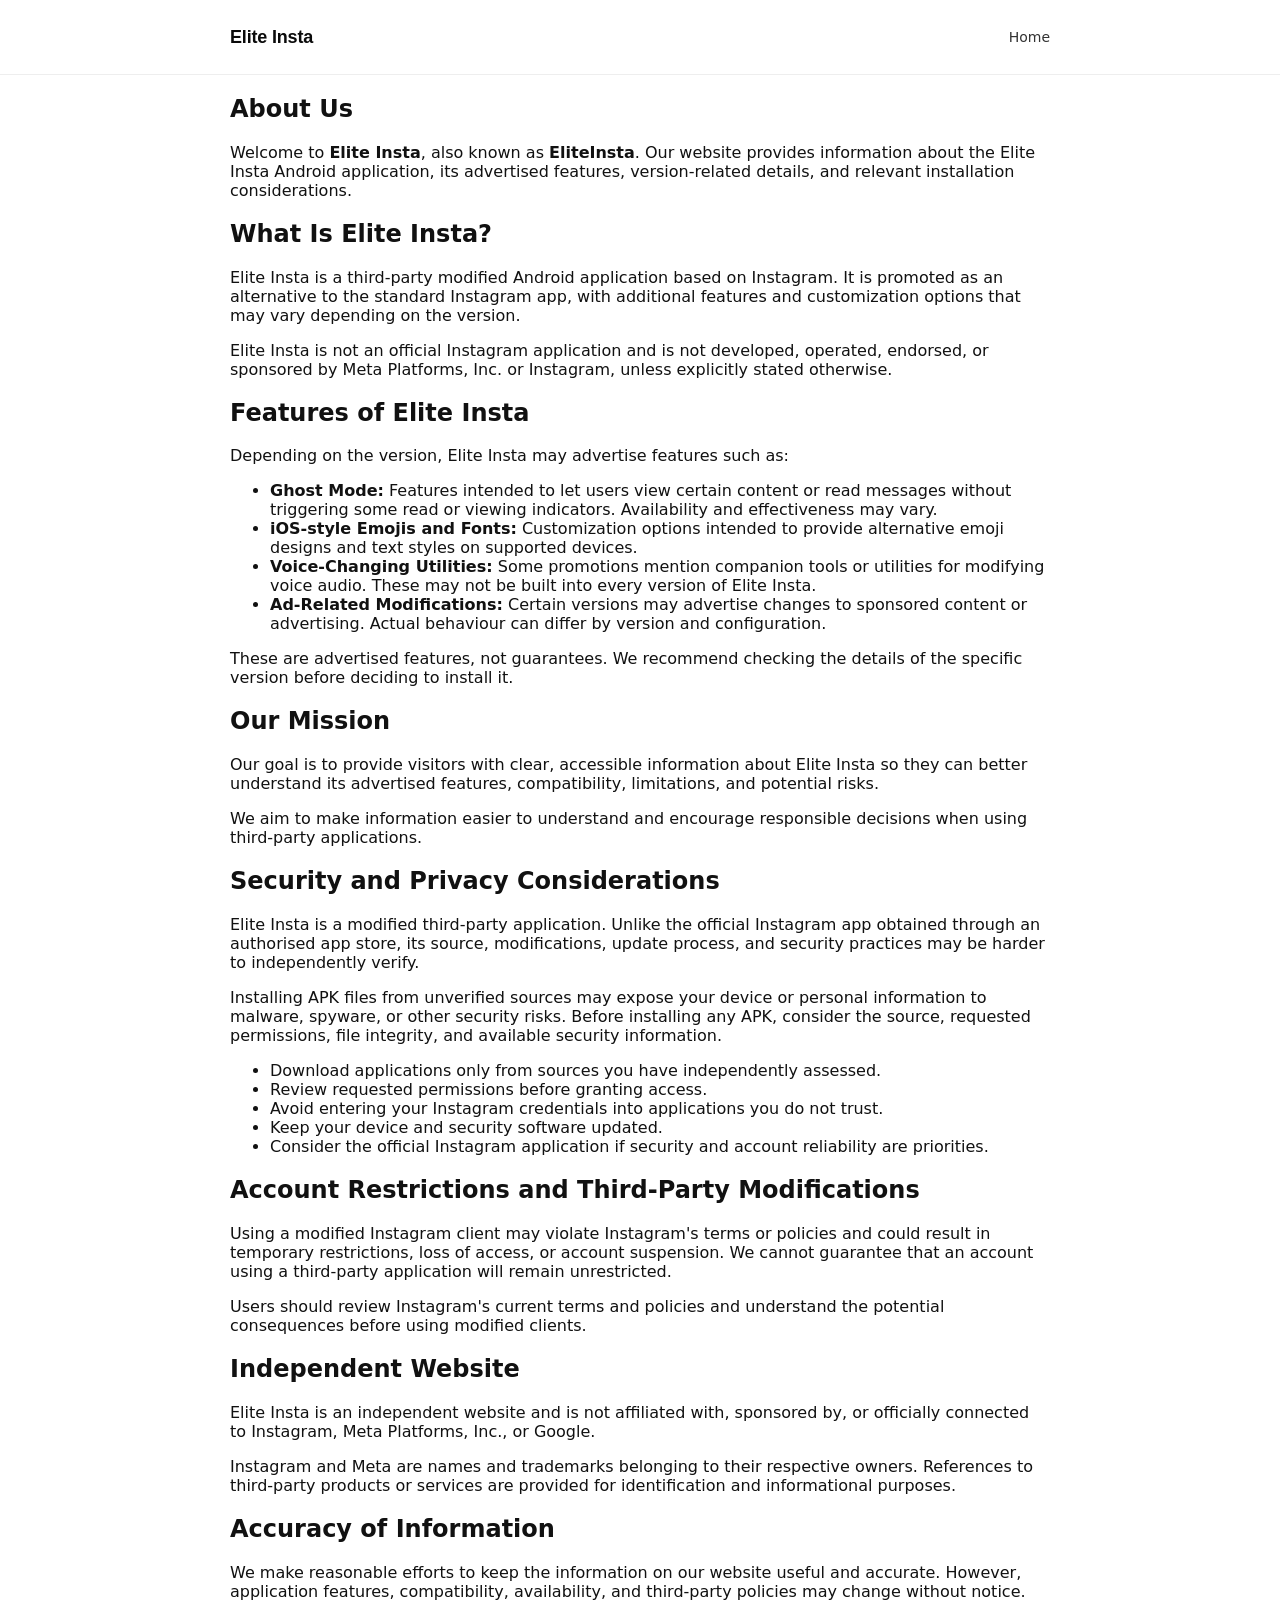
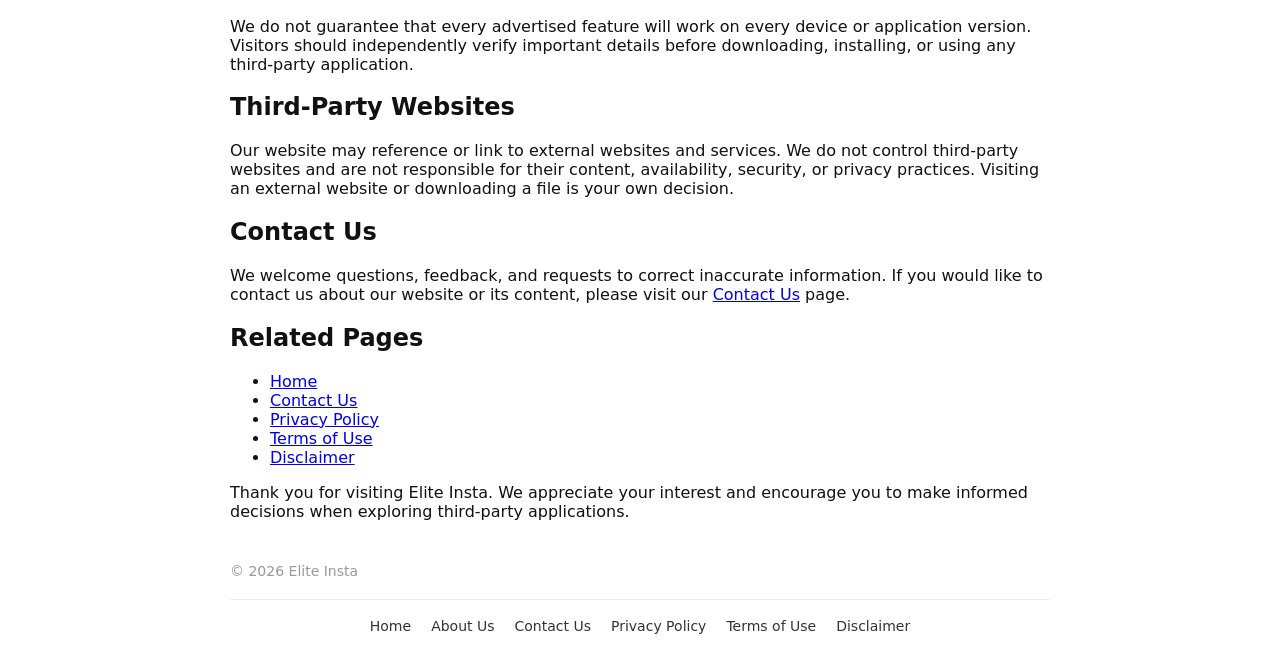
<file: about-us/index.html>
<!DOCTYPE html>
<html lang="en">
<head>
  <meta charset="UTF-8">
  <meta name="viewport" content="width=device-width, initial-scale=1.0">

  <title>About Us | Elite Insta</title>
  <meta name="description" content="Learn about Elite Insta, a third-party modified Instagram Android APK, its advertised features, limitations, and security considerations.">
  <meta name="robots" content="index, follow">
  <link rel="canonical" href="https://eliteinsta.in/about-us/">

  <meta property="og:title" content="About Us | Elite Insta">
  <meta property="og:description" content="Discover Elite Insta, its advertised features, and important information about using third-party modified Instagram applications.">
  <meta property="og:url" content="https://eliteinsta.in/about-us/">
  <meta property="og:type" content="website">
  <meta property="og:site_name" content="Elite Insta">

  <link rel="icon" href="https://i.ibb.co/PGFfxmcG/file-000000007b808211ac3861fbcf60f358.png">
  <link rel="stylesheet" href="/style.css?v=1.2">
</head>

<body>
<header>
<div class="topbar">

  <div class="brand">

    <a href="/"
       style="text-decoration:none"
       aria-label="Elite Insta home">

      <span class="wordmark-text small">
        Elite Insta
      </span>

    </a>

  </div>

<div class="verified">
  <a href="/">Home</a>
</div>
</div>
</header>

  <main>
    <article class="blog-article">
      <h1>About Us</h1>

      <p>
        Welcome to <strong>Elite Insta</strong>, also known as
        <strong>EliteInsta</strong>. Our website provides information about
        the Elite Insta Android application, its advertised features,
        version-related details, and relevant installation considerations.
      </p>

      <h2>What Is Elite Insta?</h2>

      <p>
        Elite Insta is a third-party modified Android application based on
        Instagram. It is promoted as an alternative to the standard Instagram
        app, with additional features and customization options that may vary
        depending on the version.
      </p>

      <p>
        Elite Insta is not an official Instagram application and is not
        developed, operated, endorsed, or sponsored by Meta Platforms, Inc.
        or Instagram, unless explicitly stated otherwise.
      </p>

      <h2>Features of Elite Insta</h2>

      <p>
        Depending on the version, Elite Insta may advertise features such as:
      </p>

      <ul>
        <li>
          <strong>Ghost Mode:</strong> Features intended to let users view
          certain content or read messages without triggering some read or
          viewing indicators. Availability and effectiveness may vary.
        </li>
        <li>
          <strong>iOS-style Emojis and Fonts:</strong> Customization options
          intended to provide alternative emoji designs and text styles on
          supported devices.
        </li>
        <li>
          <strong>Voice-Changing Utilities:</strong> Some promotions mention
          companion tools or utilities for modifying voice audio. These may
          not be built into every version of Elite Insta.
        </li>
        <li>
          <strong>Ad-Related Modifications:</strong> Certain versions may
          advertise changes to sponsored content or advertising. Actual
          behaviour can differ by version and configuration.
        </li>
      </ul>

      <p>
        These are advertised features, not guarantees. We recommend checking
        the details of the specific version before deciding to install it.
      </p>

      <h2>Our Mission</h2>

      <p>
        Our goal is to provide visitors with clear, accessible information
        about Elite Insta so they can better understand its advertised
        features, compatibility, limitations, and potential risks.
      </p>

      <p>
        We aim to make information easier to understand and encourage
        responsible decisions when using third-party applications.
      </p>

      <h2>Security and Privacy Considerations</h2>

      <p>
        Elite Insta is a modified third-party application. Unlike the official
        Instagram app obtained through an authorised app store, its source,
        modifications, update process, and security practices may be harder
        to independently verify.
      </p>

      <p>
        Installing APK files from unverified sources may expose your device
        or personal information to malware, spyware, or other security risks.
        Before installing any APK, consider the source, requested permissions,
        file integrity, and available security information.
      </p>

      <ul>
        <li>Download applications only from sources you have independently assessed.</li>
        <li>Review requested permissions before granting access.</li>
        <li>Avoid entering your Instagram credentials into applications you do not trust.</li>
        <li>Keep your device and security software updated.</li>
        <li>Consider the official Instagram application if security and account reliability are priorities.</li>
      </ul>

      <h2>Account Restrictions and Third-Party Modifications</h2>

      <p>
        Using a modified Instagram client may violate Instagram's terms or
        policies and could result in temporary restrictions, loss of access,
        or account suspension. We cannot guarantee that an account using a
        third-party application will remain unrestricted.
      </p>

      <p>
        Users should review Instagram's current terms and policies and
        understand the potential consequences before using modified clients.
      </p>

      <h2>Independent Website</h2>

      <p>
        Elite Insta is an independent website and is not affiliated with,
        sponsored by, or officially connected to Instagram, Meta Platforms,
        Inc., or Google.
      </p>

      <p>
        Instagram and Meta are names and trademarks belonging to their
        respective owners. References to third-party products or services
        are provided for identification and informational purposes.
      </p>

      <h2>Accuracy of Information</h2>

      <p>
        We make reasonable efforts to keep the information on our website
        useful and accurate. However, application features, compatibility,
        availability, and third-party policies may change without notice.
      </p>

      <p>
        We do not guarantee that every advertised feature will work on every
        device or application version. Visitors should independently verify
        important details before downloading, installing, or using any
        third-party application.
      </p>

      <h2>Third-Party Websites</h2>

      <p>
        Our website may reference or link to external websites and services.
        We do not control third-party websites and are not responsible for
        their content, availability, security, or privacy practices. Visiting
        an external website or downloading a file is your own decision.
      </p>

      <h2>Contact Us</h2>

      <p>
        We welcome questions, feedback, and requests to correct inaccurate
        information. If you would like to contact us about our website or
        its content, please visit our
        <a href="/contact/">Contact Us</a> page.
      </p>

      <h2>Related Pages</h2>

      <ul>
        <li><a href="/">Home</a></li>
        <li><a href="/contact/">Contact Us</a></li>
        <li><a href="/privacy-policy/">Privacy Policy</a></li>
        <li><a href="/terms-of-use/">Terms of Use</a></li>
        <li><a href="/disclaimer/">Disclaimer</a></li>
      </ul>

      <p>
        Thank you for visiting Elite Insta. We appreciate your interest and
        encourage you to make informed decisions when exploring third-party
        applications.
      </p>
    </article>
  </main>

<footer class="site-footer">
  <div class="footer-top">
    <span>© 2026 Elite Insta</span>
  </div>

  <nav class="footer-links" aria-label="Footer navigation">
    <a href="/">Home</a>
    <a href="/about-us/">About Us</a>
    <a href="/contact/">Contact Us</a>
    <a href="/privacy-policy/">Privacy Policy</a>
    <a href="/terms-of-use/">Terms of Use</a>
    <a href="/disclaimer/">Disclaimer</a>
  </nav>
</footer>

</body>
</html>
</file>
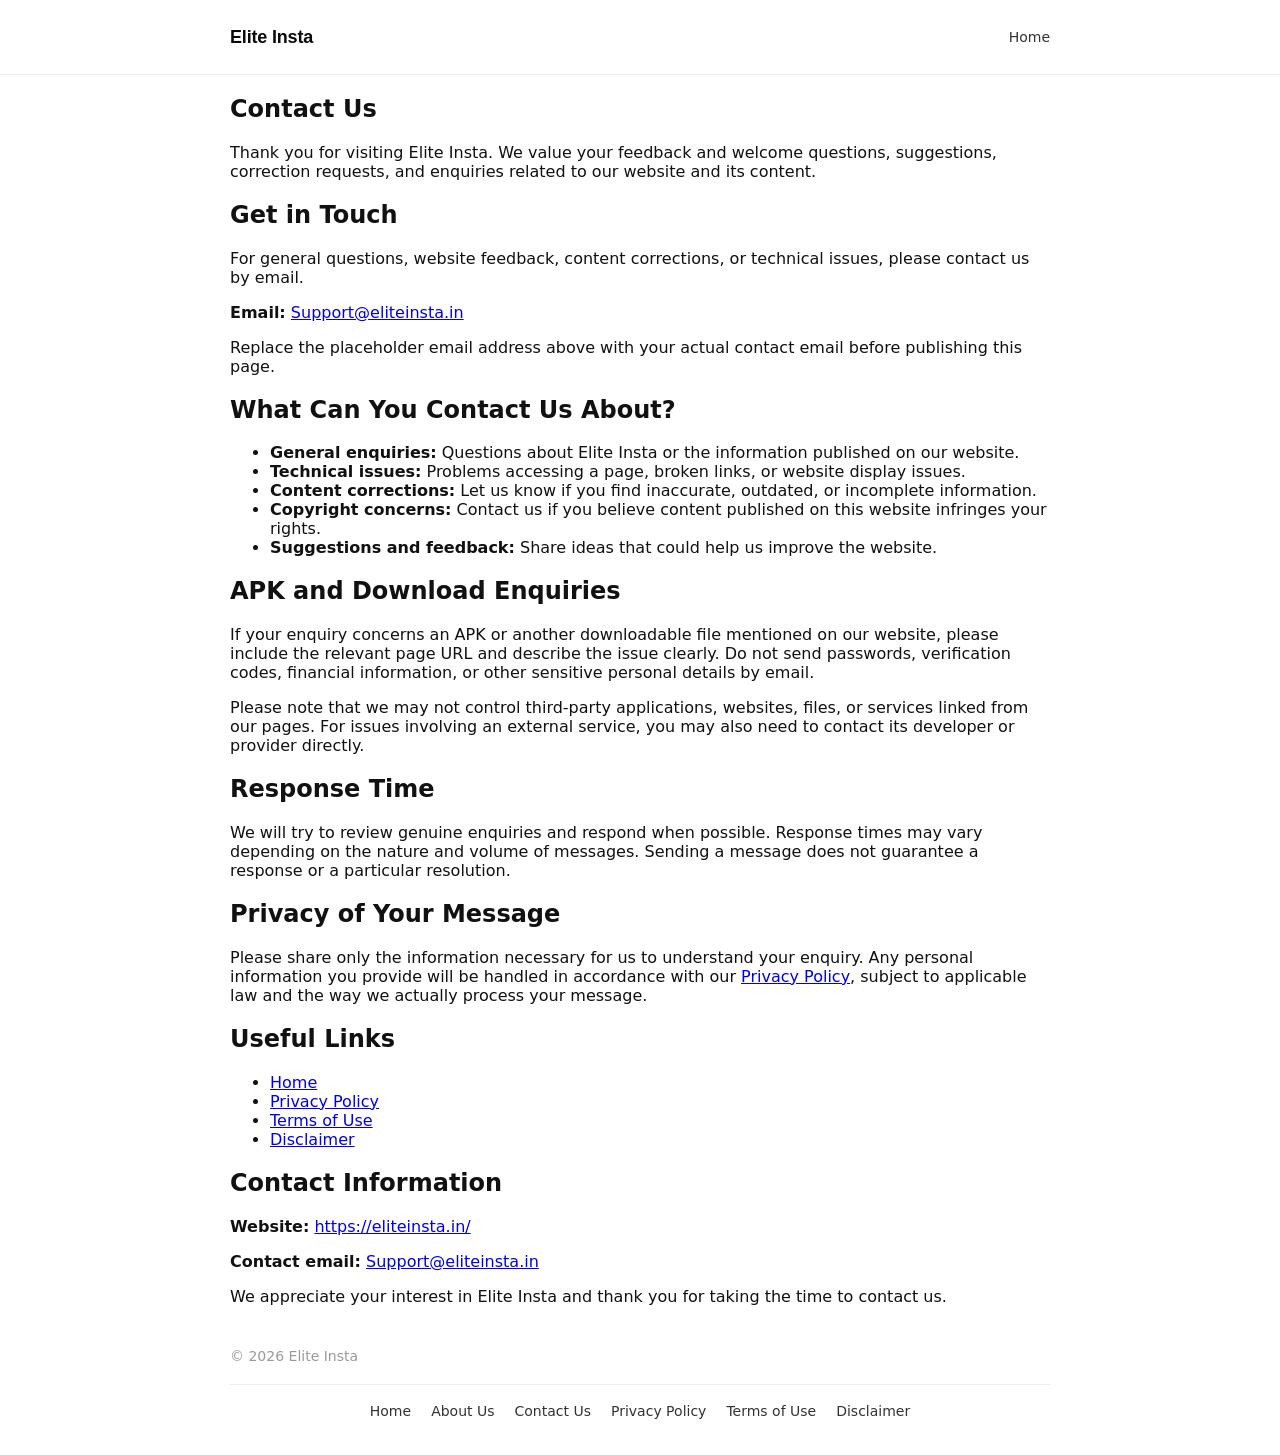
<file: contact/index.html>
<!DOCTYPE html>
<html lang="en">
<head>
  <meta charset="UTF-8">
  <meta name="viewport" content="width=device-width, initial-scale=1.0">

  <title>Contact Us | Elite Insta</title>
  <meta name="description" content="Contact Elite Insta for website feedback, questions, corrections, technical issues, or other enquiries.">
  <meta name="robots" content="index, follow">
  <link rel="canonical" href="https://eliteinsta.in/contact/">

  <meta property="og:title" content="Contact Us | Elite Insta">
  <meta property="og:description" content="Get in touch with Elite Insta for questions, feedback, and website-related enquiries.">
  <meta property="og:url" content="https://eliteinsta.in/contact/">
  <meta property="og:type" content="website">
  <meta property="og:site_name" content="Elite Insta">

  <link rel="icon" href="https://i.ibb.co/PGFfxmcG/file-000000007b808211ac3861fbcf60f358.png">
  <link rel="stylesheet" href="/style.css?v=1.2">
</head>

<body>
<header>
<div class="topbar">

  <div class="brand">

    <a href="/"
       style="text-decoration:none"
       aria-label="Elite Insta home">

      <span class="wordmark-text small">
        Elite Insta
      </span>

    </a>

  </div>

<div class="verified">
  <a href="/">Home</a>
</div>
</div>
</header>

  <main>
    <article class="blog-article">
      <h1>Contact Us</h1>

      <p>
        Thank you for visiting Elite Insta. We value your feedback and welcome
        questions, suggestions, correction requests, and enquiries related to
        our website and its content.
      </p>

      <h2>Get in Touch</h2>

      <p>
        For general questions, website feedback, content corrections, or
        technical issues, please contact us by email.
      </p>

      <p>
        <strong>Email:</strong>
        <a href="mailto:Support@eliteinsta.in">Support@eliteinsta.in</a>
      </p>

      <p>
        Replace the placeholder email address above with your actual contact
        email before publishing this page.
      </p>

      <h2>What Can You Contact Us About?</h2>

      <ul>
        <li><strong>General enquiries:</strong> Questions about Elite Insta or the information published on our website.</li>
        <li><strong>Technical issues:</strong> Problems accessing a page, broken links, or website display issues.</li>
        <li><strong>Content corrections:</strong> Let us know if you find inaccurate, outdated, or incomplete information.</li>
        <li><strong>Copyright concerns:</strong> Contact us if you believe content published on this website infringes your rights.</li>
        <li><strong>Suggestions and feedback:</strong> Share ideas that could help us improve the website.</li>
      </ul>

      <h2>APK and Download Enquiries</h2>

      <p>
        If your enquiry concerns an APK or another downloadable file mentioned
        on our website, please include the relevant page URL and describe the
        issue clearly. Do not send passwords, verification codes, financial
        information, or other sensitive personal details by email.
      </p>

      <p>
        Please note that we may not control third-party applications, websites,
        files, or services linked from our pages. For issues involving an
        external service, you may also need to contact its developer or
        provider directly.
      </p>

      <h2>Response Time</h2>

      <p>
        We will try to review genuine enquiries and respond when possible.
        Response times may vary depending on the nature and volume of messages.
        Sending a message does not guarantee a response or a particular
        resolution.
      </p>

      <h2>Privacy of Your Message</h2>

      <p>
        Please share only the information necessary for us to understand your
        enquiry. Any personal information you provide will be handled in
        accordance with our
        <a href="/privacy-policy/">Privacy Policy</a>,
        subject to applicable law and the way we actually process your message.
      </p>

      <h2>Useful Links</h2>

      <ul>
        <li><a href="/">Home</a></li>
        <li><a href="/privacy-policy/">Privacy Policy</a></li>
        <li><a href="/terms-of-use/">Terms of Use</a></li>
        <li><a href="/disclaimer/">Disclaimer</a></li>
      </ul>

      <h2>Contact Information</h2>

      <p>
        <strong>Website:</strong>
        <a href="https://eliteinsta.in/">https://eliteinsta.in/</a>
      </p>

      <p>
        <strong>Contact email:</strong>
        <a href="mailto:Support@eliteinsta.in">Support@eliteinsta.in</a>
      </p>

      <p>
        We appreciate your interest in Elite Insta and thank you for taking
        the time to contact us.
      </p>
    </article>
  </main>

<footer class="site-footer">
  <div class="footer-top">
    <span>© 2026 Elite Insta</span>
  </div>

  <nav class="footer-links" aria-label="Footer navigation">
    <a href="/">Home</a>
    <a href="/about-us/">About Us</a>
    <a href="/contact/">Contact Us</a>
    <a href="/privacy-policy/">Privacy Policy</a>
    <a href="/terms-of-use/">Terms of Use</a>
    <a href="/disclaimer/">Disclaimer</a>
  </nav>
</footer>

  
</body>
</html>
</file>
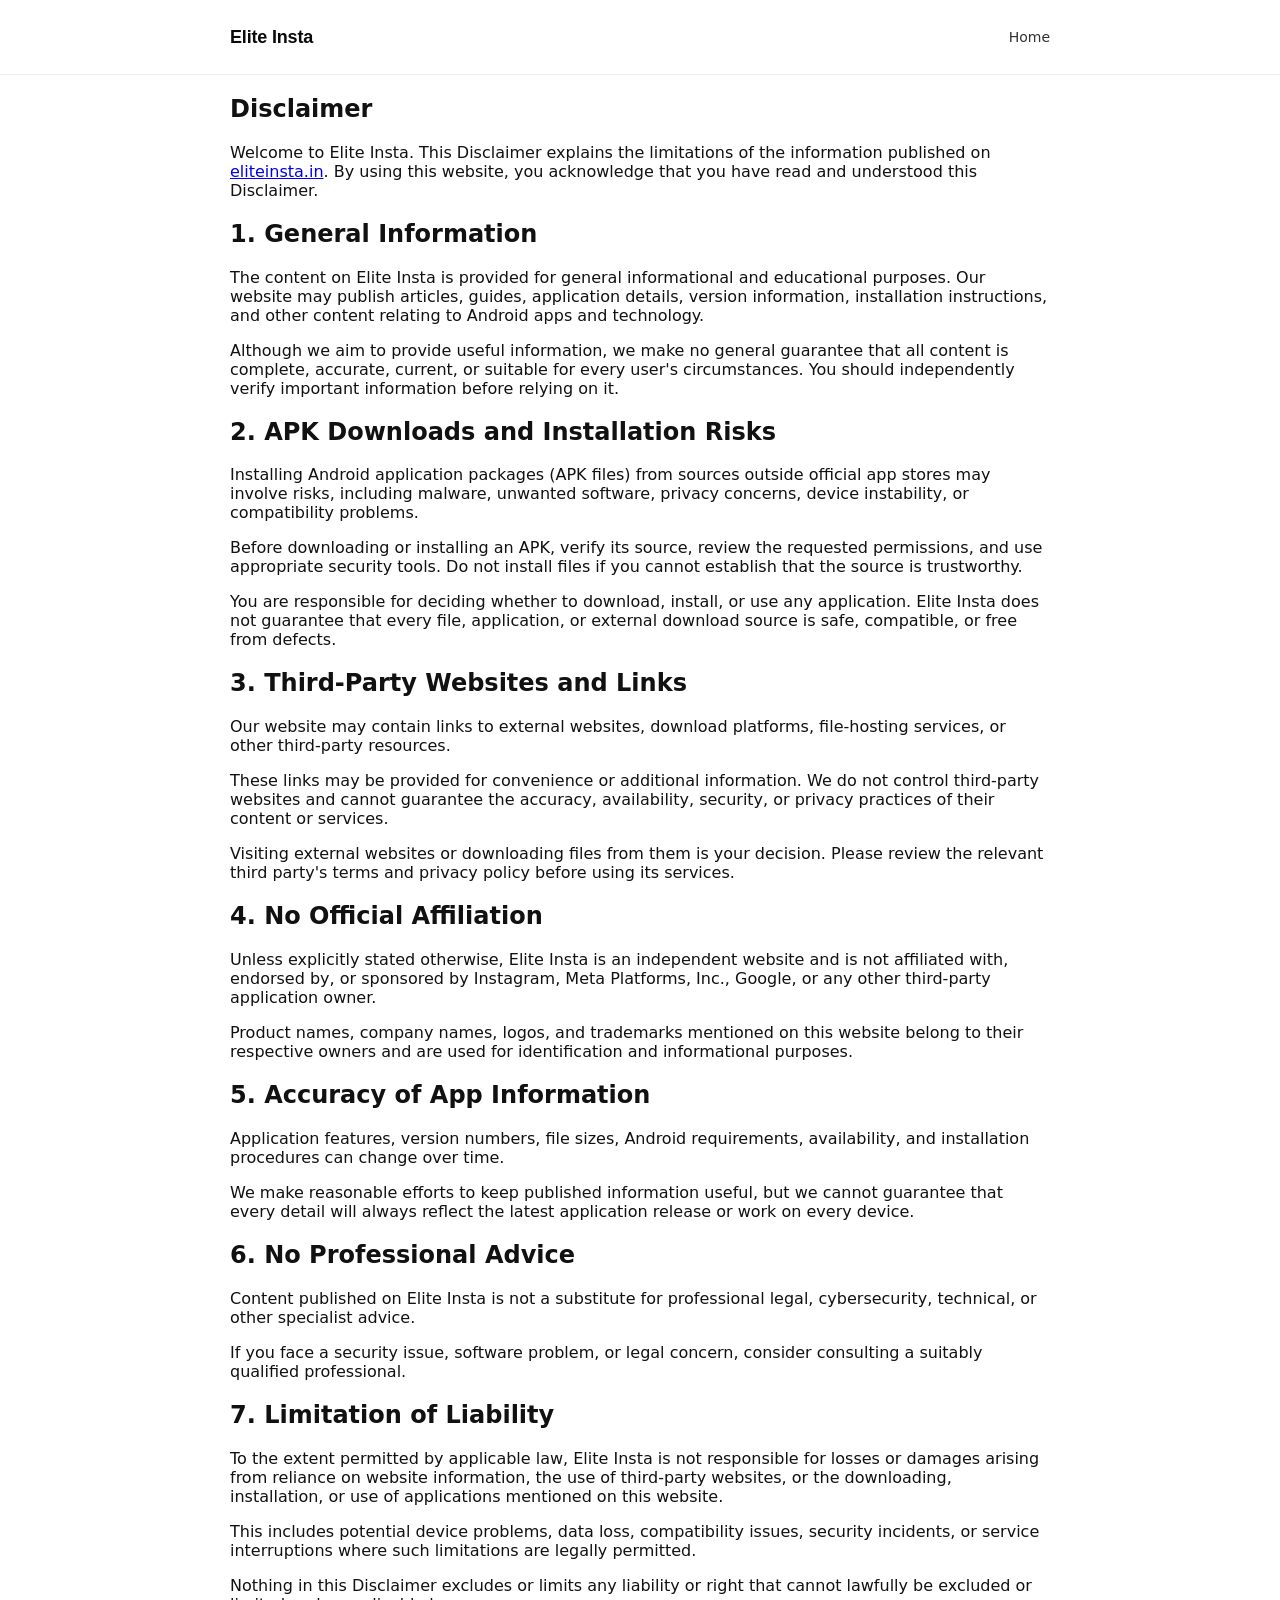
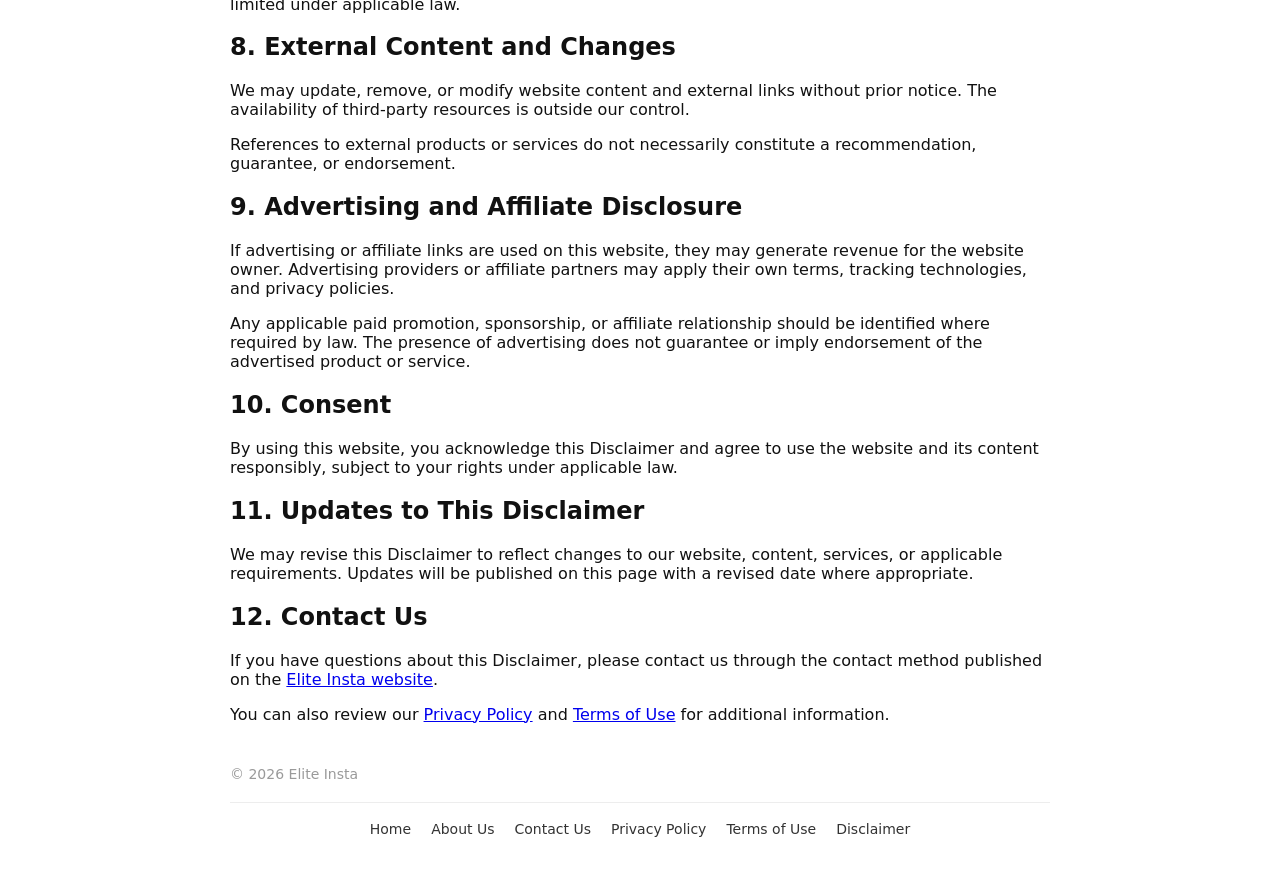
<file: disclaimer/index.html>
<!DOCTYPE html>
<html lang="en">
<head>
    <meta charset="UTF-8">
    <meta name="viewport" content="width=device-width, initial-scale=1.0">

    <title>Disclaimer | Elite Insta</title>

    <meta name="description" content="Read the Elite Insta Disclaimer regarding APK downloads, third-party links, application compatibility, accuracy of information, trademarks, and website usage.">

    <meta name="robots" content="index,follow">

    <link rel="canonical" href="https://eliteinsta.in/disclaimer/">

    <meta property="og:type" content="website">
    <meta property="og:site_name" content="Elite Insta">
    <meta property="og:title" content="Disclaimer | Elite Insta">
    <meta property="og:description" content="Learn about the limitations, third-party resources, APK information, and responsibilities associated with using Elite Insta.">
    <meta property="og:url" content="https://eliteinsta.in/disclaimer/">
    <meta property="og:image" content="https://i.ibb.co/PGFfxmcG/file-000000007b808211ac3861fbcf60f358.png">

    <link rel="icon" href="https://i.ibb.co/PGFfxmcG/file-000000007b808211ac3861fbcf60f358.png">

    <link rel="stylesheet" href="/style.css?v=1.2">
</head>

<body>

<header>
<div class="topbar">

  <div class="brand">

    <a href="/"
       style="text-decoration:none"
       aria-label="Elite Insta home">

      <span class="wordmark-text small">
        Elite Insta
      </span>

    </a>

  </div>

<div class="verified">
  <a href="/">Home</a>
</div>
</div>
</header>

<main>

<article class="blog-article">

    <h1>Disclaimer</h1>

    <p>
        Welcome to Elite Insta. This Disclaimer explains the limitations
        of the information published on
        <a href="https://eliteinsta.in/">eliteinsta.in</a>.
        By using this website, you acknowledge that you have read
        and understood this Disclaimer.
    </p>

    <h2>1. General Information</h2>

    <p>
        The content on Elite Insta is provided for general informational
        and educational purposes. Our website may publish articles,
        guides, application details, version information, installation
        instructions, and other content relating to Android apps
        and technology.
    </p>

    <p>
        Although we aim to provide useful information, we make no
        general guarantee that all content is complete, accurate,
        current, or suitable for every user's circumstances.
        You should independently verify important information
        before relying on it.
    </p>

    <h2>2. APK Downloads and Installation Risks</h2>

    <p>
        Installing Android application packages (APK files) from
        sources outside official app stores may involve risks,
        including malware, unwanted software, privacy concerns,
        device instability, or compatibility problems.
    </p>

    <p>
        Before downloading or installing an APK, verify its source,
        review the requested permissions, and use appropriate
        security tools. Do not install files if you cannot establish
        that the source is trustworthy.
    </p>

    <p>
        You are responsible for deciding whether to download,
        install, or use any application. Elite Insta does not
        guarantee that every file, application, or external
        download source is safe, compatible, or free from defects.
    </p>

    <h2>3. Third-Party Websites and Links</h2>

    <p>
        Our website may contain links to external websites,
        download platforms, file-hosting services, or other
        third-party resources.
    </p>

    <p>
        These links may be provided for convenience or additional
        information. We do not control third-party websites and
        cannot guarantee the accuracy, availability, security,
        or privacy practices of their content or services.
    </p>

    <p>
        Visiting external websites or downloading files from them
        is your decision. Please review the relevant third party's
        terms and privacy policy before using its services.
    </p>

    <h2>4. No Official Affiliation</h2>

    <p>
        Unless explicitly stated otherwise, Elite Insta is an
        independent website and is not affiliated with, endorsed
        by, or sponsored by Instagram, Meta Platforms, Inc.,
        Google, or any other third-party application owner.
    </p>

    <p>
        Product names, company names, logos, and trademarks
        mentioned on this website belong to their respective
        owners and are used for identification and informational
        purposes.
    </p>

    <h2>5. Accuracy of App Information</h2>

    <p>
        Application features, version numbers, file sizes,
        Android requirements, availability, and installation
        procedures can change over time.
    </p>

    <p>
        We make reasonable efforts to keep published information
        useful, but we cannot guarantee that every detail will
        always reflect the latest application release or work
        on every device.
    </p>

    <h2>6. No Professional Advice</h2>

    <p>
        Content published on Elite Insta is not a substitute
        for professional legal, cybersecurity, technical,
        or other specialist advice.
    </p>

    <p>
        If you face a security issue, software problem, or legal
        concern, consider consulting a suitably qualified
        professional.
    </p>

    <h2>7. Limitation of Liability</h2>

    <p>
        To the extent permitted by applicable law, Elite Insta
        is not responsible for losses or damages arising from
        reliance on website information, the use of third-party
        websites, or the downloading, installation, or use
        of applications mentioned on this website.
    </p>

    <p>
        This includes potential device problems, data loss,
        compatibility issues, security incidents, or service
        interruptions where such limitations are legally permitted.
    </p>

    <p>
        Nothing in this Disclaimer excludes or limits any
        liability or right that cannot lawfully be excluded
        or limited under applicable law.
    </p>

    <h2>8. External Content and Changes</h2>

    <p>
        We may update, remove, or modify website content and
        external links without prior notice. The availability
        of third-party resources is outside our control.
    </p>

    <p>
        References to external products or services do not
        necessarily constitute a recommendation, guarantee,
        or endorsement.
    </p>

    <h2>9. Advertising and Affiliate Disclosure</h2>

    <p>
        If advertising or affiliate links are used on this website,
        they may generate revenue for the website owner.
        Advertising providers or affiliate partners may apply
        their own terms, tracking technologies, and privacy policies.
    </p>

    <p>
        Any applicable paid promotion, sponsorship, or affiliate
        relationship should be identified where required by law.
        The presence of advertising does not guarantee or imply
        endorsement of the advertised product or service.
    </p>

    <h2>10. Consent</h2>

    <p>
        By using this website, you acknowledge this Disclaimer
        and agree to use the website and its content responsibly,
        subject to your rights under applicable law.
    </p>

    <h2>11. Updates to This Disclaimer</h2>

    <p>
        We may revise this Disclaimer to reflect changes to our
        website, content, services, or applicable requirements.
        Updates will be published on this page with a revised
        date where appropriate.
    </p>

    <h2>12. Contact Us</h2>

    <p>
        If you have questions about this Disclaimer, please
        contact us through the contact method published on the
        <a href="/">Elite Insta website</a>.
    </p>

    <p>
        You can also review our
        <a href="/privacy-policy/">Privacy Policy</a>
        and
        <a href="/terms-of-use/">Terms of Use</a>
        for additional information.
    </p>

</article>

</main>

<footer class="site-footer">
  <div class="footer-top">
    <span>© 2026 Elite Insta</span>
  </div>

  <nav class="footer-links" aria-label="Footer navigation">
    <a href="/">Home</a>
    <a href="/about-us/">About Us</a>
    <a href="/contact/">Contact Us</a>
    <a href="/privacy-policy/">Privacy Policy</a>
    <a href="/terms-of-use/">Terms of Use</a>
    <a href="/disclaimer/">Disclaimer</a>
  </nav>
</footer>

</body>
</html>
</file>
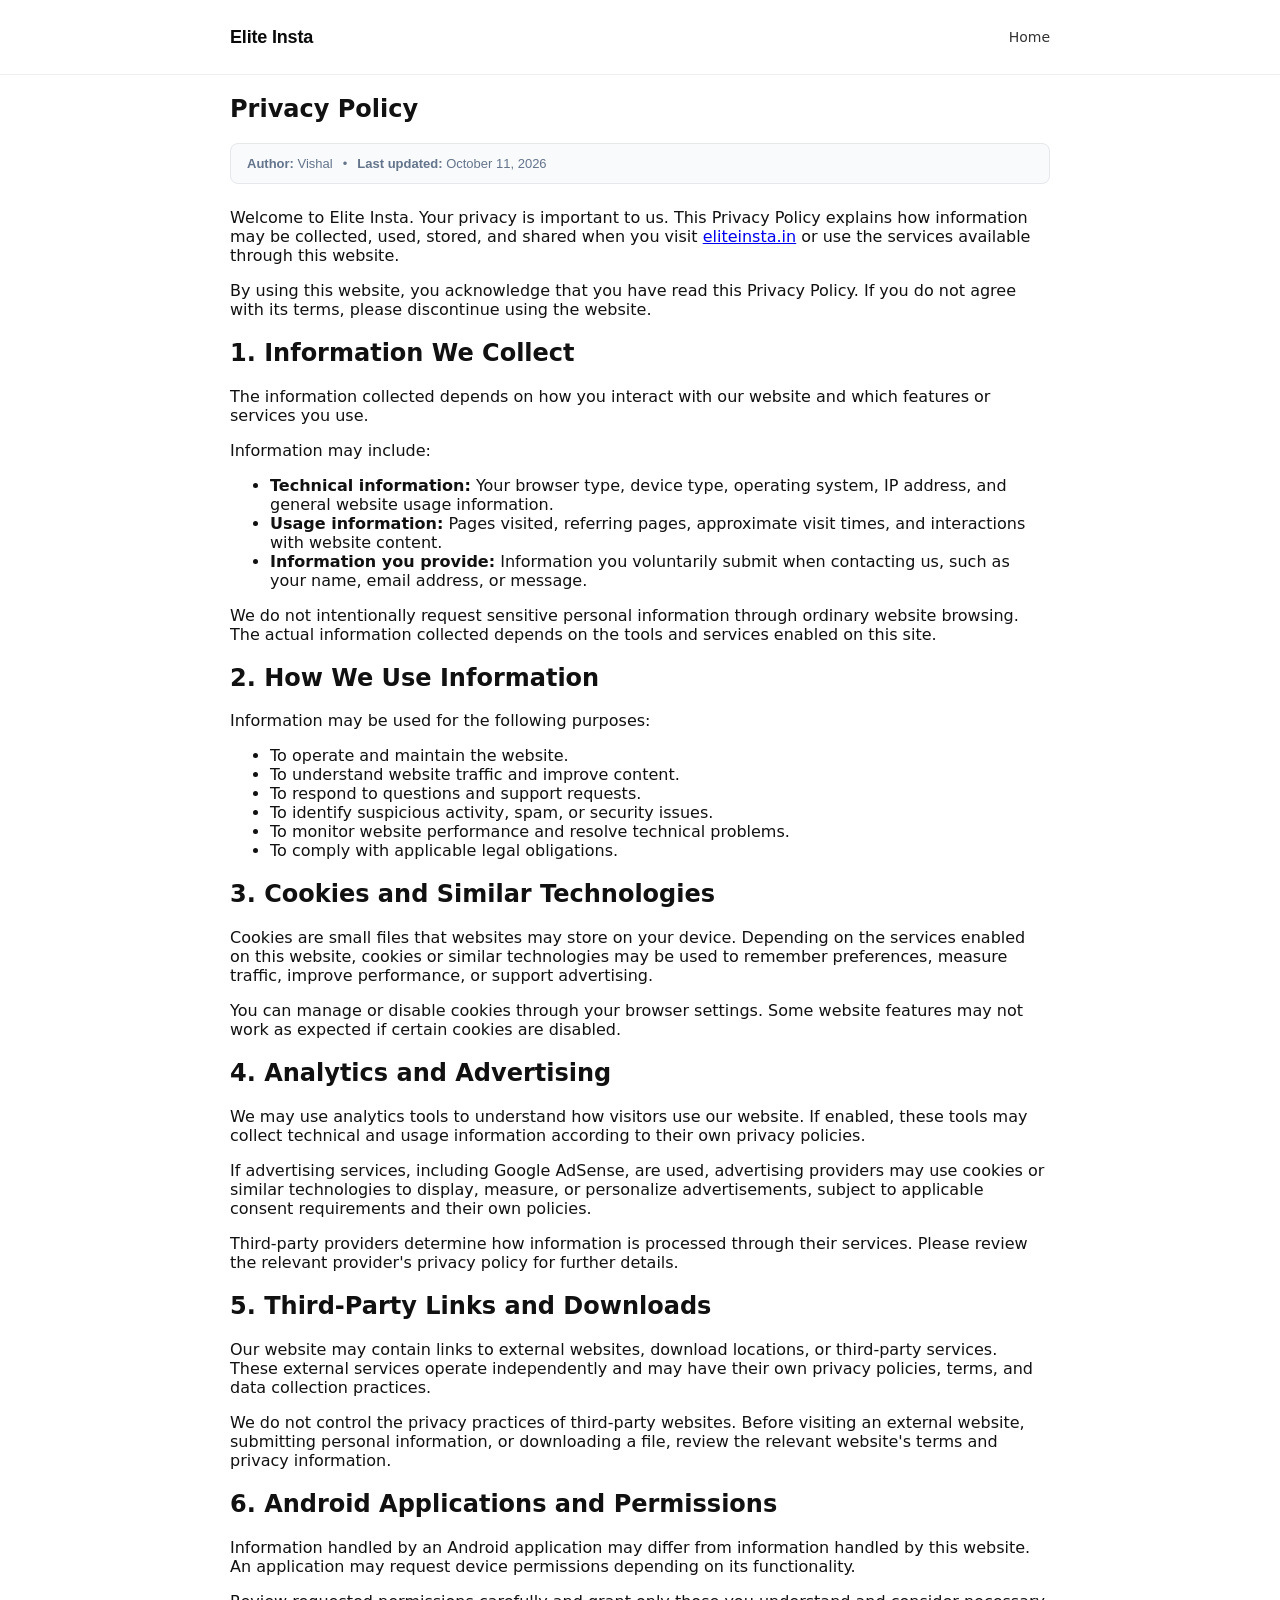
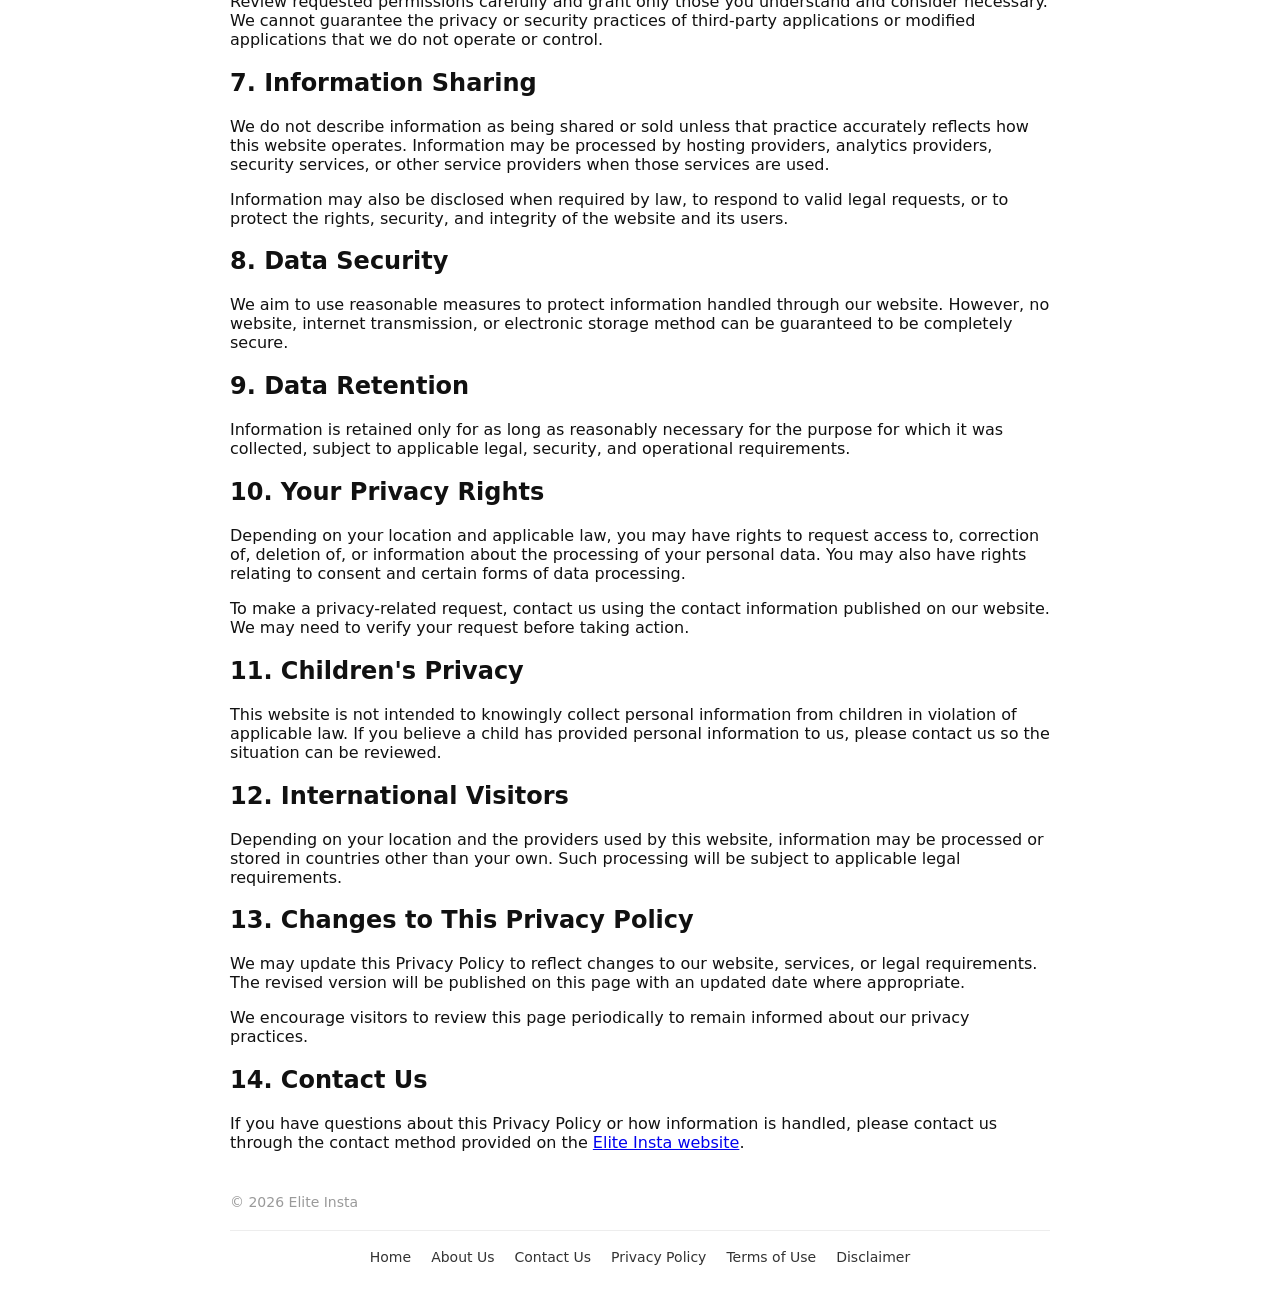
<file: privacy-policy/index.html>
<!DOCTYPE html>
<html lang="en">
<head>
    <meta charset="UTF-8">
    <meta name="viewport" content="width=device-width, initial-scale=1.0">

    <title>Privacy Policy | Elite Insta</title>

    <meta name="description" content="Read the Elite Insta Privacy Policy to learn about information collection, cookies, third-party services, data security, and your privacy choices.">

    <meta name="robots" content="index,follow">

    <link rel="canonical" href="https://eliteinsta.in/privacy-policy/">

    <meta property="og:type" content="website">
    <meta property="og:site_name" content="Elite Insta">
    <meta property="og:title" content="Privacy Policy | Elite Insta">
    <meta property="og:description" content="Learn how Elite Insta handles information, cookies, third-party services, and privacy-related requests.">
    <meta property="og:url" content="https://eliteinsta.in/privacy-policy/">
    <meta property="og:image" content="https://i.ibb.co/PGFfxmcG/file-000000007b808211ac3861fbcf60f358.png">

    <link rel="icon" href="https://i.ibb.co/PGFfxmcG/file-000000007b808211ac3861fbcf60f358.png">

    <link rel="stylesheet" href="/style.css?v=1.2">
</head>

<body>

<header>
<div class="topbar">

  <div class="brand">

    <a href="/"
       style="text-decoration:none"
       aria-label="Elite Insta home">

      <span class="wordmark-text small">
        Elite Insta
      </span>

    </a>

  </div>

<div class="verified">
  <a href="/">Home</a>
</div>
</div>
</header>

<main>

<article class="blog-article">

    <h1>Privacy Policy</h1>

    <div class="article-meta">
        <span><strong>Author:</strong> Vishal</span>
        <span>•</span>
        <time datetime="2026-10-11">
            <strong>Last updated:</strong> October 11, 2026
        </time>
    </div>

    <p>
        Welcome to Elite Insta. Your privacy is important to us.
        This Privacy Policy explains how information may be collected,
        used, stored, and shared when you visit
        <a href="https://eliteinsta.in/">eliteinsta.in</a>
        or use the services available through this website.
    </p>

    <p>
        By using this website, you acknowledge that you have read
        this Privacy Policy. If you do not agree with its terms,
        please discontinue using the website.
    </p>

    <h2>1. Information We Collect</h2>

    <p>
        The information collected depends on how you interact with
        our website and which features or services you use.
    </p>

    <p>Information may include:</p>

    <ul>
        <li>
            <strong>Technical information:</strong>
            Your browser type, device type, operating system,
            IP address, and general website usage information.
        </li>
        <li>
            <strong>Usage information:</strong>
            Pages visited, referring pages, approximate visit times,
            and interactions with website content.
        </li>
        <li>
            <strong>Information you provide:</strong>
            Information you voluntarily submit when contacting us,
            such as your name, email address, or message.
        </li>
    </ul>

    <p>
        We do not intentionally request sensitive personal information
        through ordinary website browsing. The actual information
        collected depends on the tools and services enabled on this site.
    </p>

    <h2>2. How We Use Information</h2>

    <p>Information may be used for the following purposes:</p>

    <ul>
        <li>To operate and maintain the website.</li>
        <li>To understand website traffic and improve content.</li>
        <li>To respond to questions and support requests.</li>
        <li>To identify suspicious activity, spam, or security issues.</li>
        <li>To monitor website performance and resolve technical problems.</li>
        <li>To comply with applicable legal obligations.</li>
    </ul>

    <h2>3. Cookies and Similar Technologies</h2>

    <p>
        Cookies are small files that websites may store on your device.
        Depending on the services enabled on this website, cookies or
        similar technologies may be used to remember preferences,
        measure traffic, improve performance, or support advertising.
    </p>

    <p>
        You can manage or disable cookies through your browser settings.
        Some website features may not work as expected if certain cookies
        are disabled.
    </p>

    <h2>4. Analytics and Advertising</h2>

    <p>
        We may use analytics tools to understand how visitors use our
        website. If enabled, these tools may collect technical and
        usage information according to their own privacy policies.
    </p>

    <p>
        If advertising services, including Google AdSense, are used,
        advertising providers may use cookies or similar technologies
        to display, measure, or personalize advertisements, subject
        to applicable consent requirements and their own policies.
    </p>

    <p>
        Third-party providers determine how information is processed
        through their services. Please review the relevant provider's
        privacy policy for further details.
    </p>

    <h2>5. Third-Party Links and Downloads</h2>

    <p>
        Our website may contain links to external websites, download
        locations, or third-party services. These external services
        operate independently and may have their own privacy policies,
        terms, and data collection practices.
    </p>

    <p>
        We do not control the privacy practices of third-party websites.
        Before visiting an external website, submitting personal
        information, or downloading a file, review the relevant
        website's terms and privacy information.
    </p>

    <h2>6. Android Applications and Permissions</h2>

    <p>
        Information handled by an Android application may differ from
        information handled by this website. An application may request
        device permissions depending on its functionality.
    </p>

    <p>
        Review requested permissions carefully and grant only those
        you understand and consider necessary. We cannot guarantee
        the privacy or security practices of third-party applications
        or modified applications that we do not operate or control.
    </p>

    <h2>7. Information Sharing</h2>

    <p>
        We do not describe information as being shared or sold unless
        that practice accurately reflects how this website operates.
        Information may be processed by hosting providers, analytics
        providers, security services, or other service providers
        when those services are used.
    </p>

    <p>
        Information may also be disclosed when required by law,
        to respond to valid legal requests, or to protect the
        rights, security, and integrity of the website and its users.
    </p>

    <h2>8. Data Security</h2>

    <p>
        We aim to use reasonable measures to protect information
        handled through our website. However, no website, internet
        transmission, or electronic storage method can be guaranteed
        to be completely secure.
    </p>

    <h2>9. Data Retention</h2>

    <p>
        Information is retained only for as long as reasonably
        necessary for the purpose for which it was collected,
        subject to applicable legal, security, and operational
        requirements.
    </p>

    <h2>10. Your Privacy Rights</h2>

    <p>
        Depending on your location and applicable law, you may have
        rights to request access to, correction of, deletion of,
        or information about the processing of your personal data.
        You may also have rights relating to consent and certain
        forms of data processing.
    </p>

    <p>
        To make a privacy-related request, contact us using the
        contact information published on our website. We may need
        to verify your request before taking action.
    </p>

    <h2>11. Children's Privacy</h2>

    <p>
        This website is not intended to knowingly collect personal
        information from children in violation of applicable law.
        If you believe a child has provided personal information
        to us, please contact us so the situation can be reviewed.
    </p>

    <h2>12. International Visitors</h2>

    <p>
        Depending on your location and the providers used by this
        website, information may be processed or stored in countries
        other than your own. Such processing will be subject to
        applicable legal requirements.
    </p>

    <h2>13. Changes to This Privacy Policy</h2>

    <p>
        We may update this Privacy Policy to reflect changes to
        our website, services, or legal requirements. The revised
        version will be published on this page with an updated
        date where appropriate.
    </p>

    <p>
        We encourage visitors to review this page periodically
        to remain informed about our privacy practices.
    </p>

    <h2>14. Contact Us</h2>

    <p>
        If you have questions about this Privacy Policy or how
        information is handled, please contact us through the
        contact method provided on the
        <a href="/">Elite Insta website</a>.
    </p>

</article>

</main>

<footer class="site-footer">
  <div class="footer-top">
    <span>© 2026 Elite Insta</span>
  </div>

  <nav class="footer-links" aria-label="Footer navigation">
    <a href="/">Home</a>
    <a href="/about-us/">About Us</a>
    <a href="/contact/">Contact Us</a>
    <a href="/privacy-policy/">Privacy Policy</a>
    <a href="/terms-of-use/">Terms of Use</a>
    <a href="/disclaimer/">Disclaimer</a>
  </nav>
</footer>

</body>
</html>
</file>
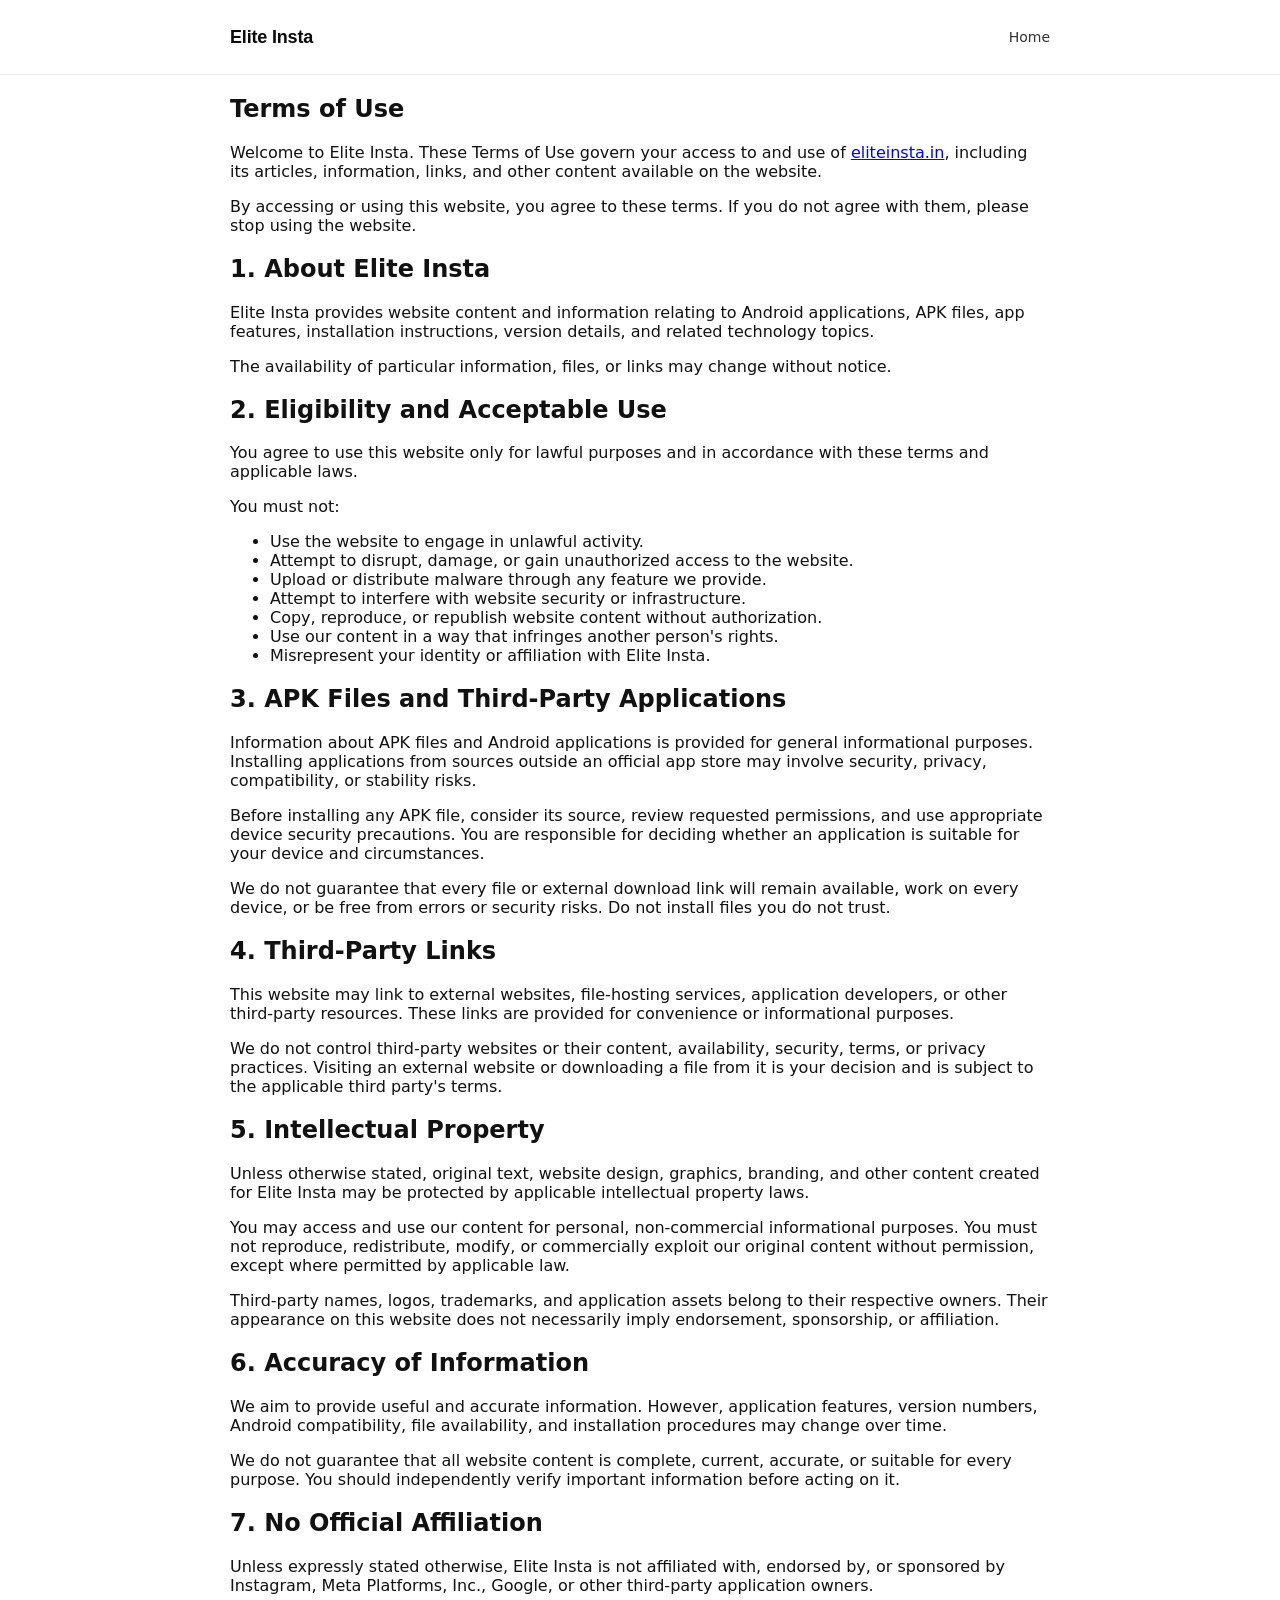
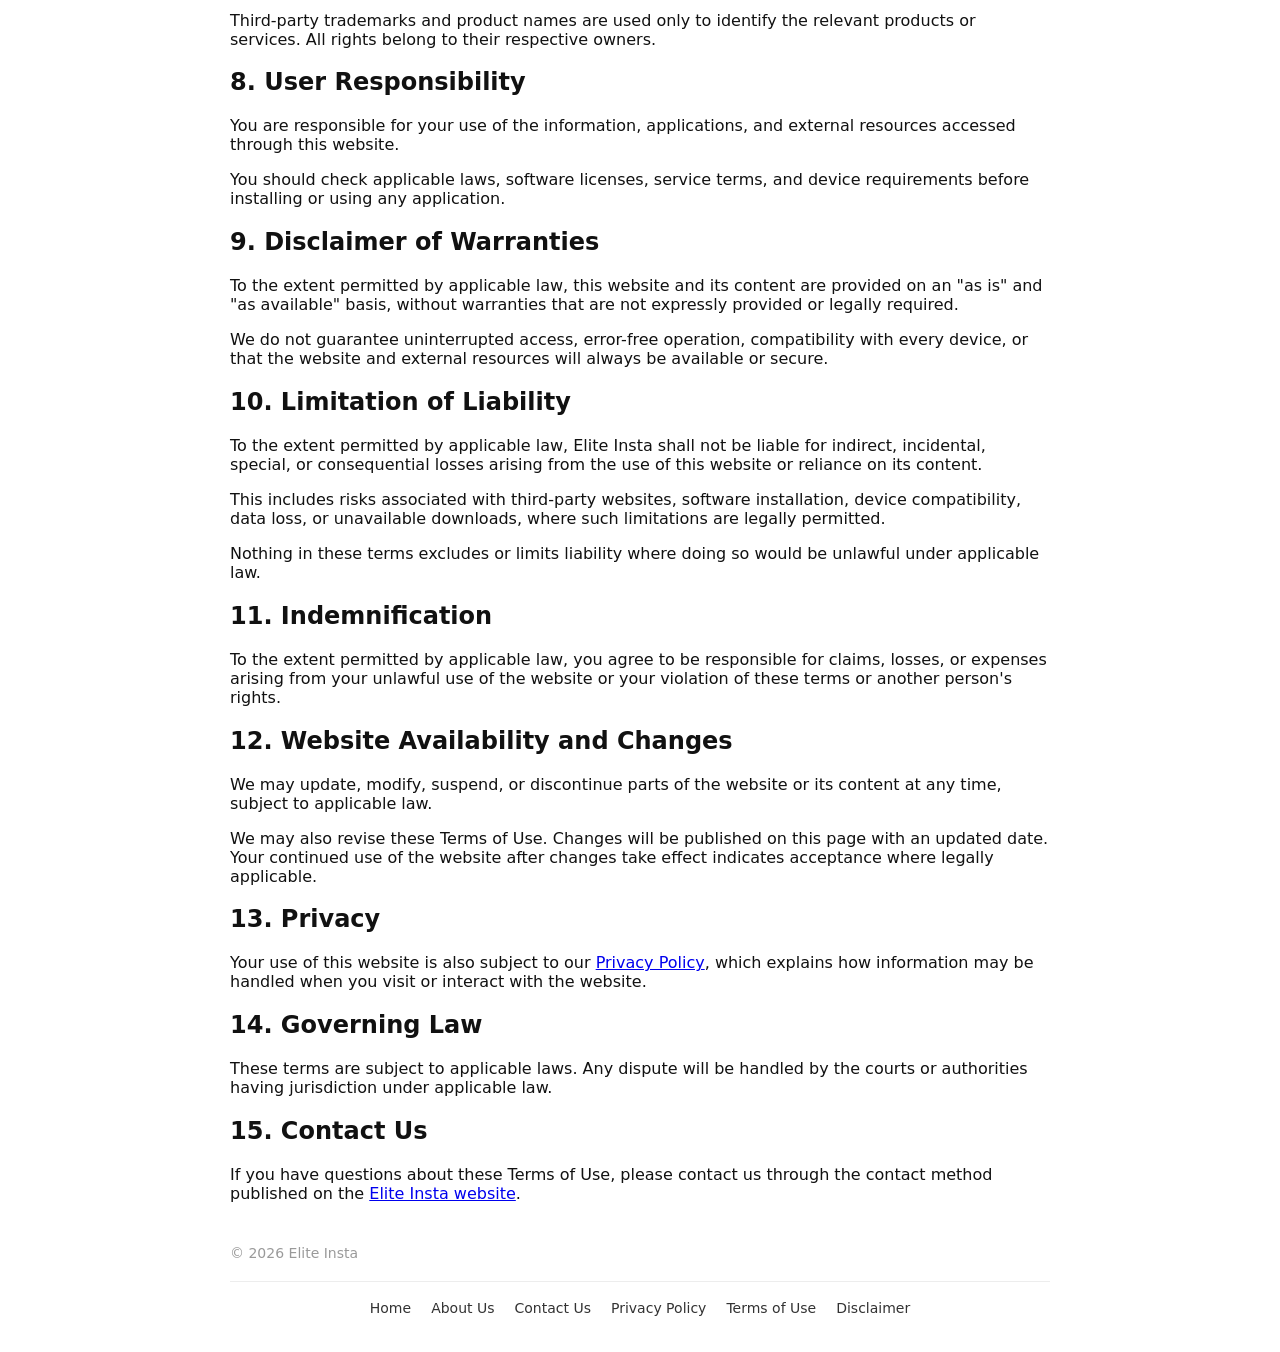
<file: terms-of-use/index.html>
<!DOCTYPE html>
<html lang="en">
<head>
    <meta charset="UTF-8">
    <meta name="viewport" content="width=device-width, initial-scale=1.0">

    <title>Terms of Use | Elite Insta</title>

    <meta name="description" content="Read the Elite Insta Terms of Use to understand the rules, responsibilities, download risks, intellectual property, and limitations associated with using our website.">

    <meta name="robots" content="index,follow">

    <link rel="canonical" href="https://eliteinsta.in/terms-of-use/">

    <meta property="og:type" content="website">
    <meta property="og:site_name" content="Elite Insta">
    <meta property="og:title" content="Terms of Use | Elite Insta">
    <meta property="og:description" content="Review the terms and conditions for using the Elite Insta website and accessing its content.">
    <meta property="og:url" content="https://eliteinsta.in/terms-of-use/">
    <meta property="og:image" content="https://i.ibb.co/PGFfxmcG/file-000000007b808211ac3861fbcf60f358.png">

    <link rel="icon" href="https://i.ibb.co/PGFfxmcG/file-000000007b808211ac3861fbcf60f358.png">

    <link rel="stylesheet" href="/style.css?v=1.2">
</head>

<body>

<header>
<div class="topbar">

  <div class="brand">

    <a href="/"
       style="text-decoration:none"
       aria-label="Elite Insta home">

      <span class="wordmark-text small">
        Elite Insta
      </span>

    </a>

  </div>

<div class="verified">
  <a href="/">Home</a>
</div>
</div>
</header>

<main>

<article class="blog-article">

    <h1>Terms of Use</h1>

    <p>
        Welcome to Elite Insta. These Terms of Use govern your access
        to and use of
        <a href="https://eliteinsta.in/">eliteinsta.in</a>,
        including its articles, information, links, and other
        content available on the website.
    </p>

    <p>
        By accessing or using this website, you agree to these terms.
        If you do not agree with them, please stop using the website.
    </p>

    <h2>1. About Elite Insta</h2>

    <p>
        Elite Insta provides website content and information relating
        to Android applications, APK files, app features, installation
        instructions, version details, and related technology topics.
    </p>

    <p>
        The availability of particular information, files, or links
        may change without notice.
    </p>

    <h2>2. Eligibility and Acceptable Use</h2>

    <p>
        You agree to use this website only for lawful purposes and
        in accordance with these terms and applicable laws.
    </p>

    <p>You must not:</p>

    <ul>
        <li>Use the website to engage in unlawful activity.</li>
        <li>Attempt to disrupt, damage, or gain unauthorized access to the website.</li>
        <li>Upload or distribute malware through any feature we provide.</li>
        <li>Attempt to interfere with website security or infrastructure.</li>
        <li>Copy, reproduce, or republish website content without authorization.</li>
        <li>Use our content in a way that infringes another person's rights.</li>
        <li>Misrepresent your identity or affiliation with Elite Insta.</li>
    </ul>

    <h2>3. APK Files and Third-Party Applications</h2>

    <p>
        Information about APK files and Android applications is
        provided for general informational purposes. Installing
        applications from sources outside an official app store
        may involve security, privacy, compatibility, or stability risks.
    </p>

    <p>
        Before installing any APK file, consider its source, review
        requested permissions, and use appropriate device security
        precautions. You are responsible for deciding whether an
        application is suitable for your device and circumstances.
    </p>

    <p>
        We do not guarantee that every file or external download link
        will remain available, work on every device, or be free from
        errors or security risks. Do not install files you do not trust.
    </p>

    <h2>4. Third-Party Links</h2>

    <p>
        This website may link to external websites, file-hosting
        services, application developers, or other third-party
        resources. These links are provided for convenience or
        informational purposes.
    </p>

    <p>
        We do not control third-party websites or their content,
        availability, security, terms, or privacy practices.
        Visiting an external website or downloading a file from
        it is your decision and is subject to the applicable
        third party's terms.
    </p>

    <h2>5. Intellectual Property</h2>

    <p>
        Unless otherwise stated, original text, website design,
        graphics, branding, and other content created for Elite Insta
        may be protected by applicable intellectual property laws.
    </p>

    <p>
        You may access and use our content for personal,
        non-commercial informational purposes. You must not
        reproduce, redistribute, modify, or commercially exploit
        our original content without permission, except where
        permitted by applicable law.
    </p>

    <p>
        Third-party names, logos, trademarks, and application
        assets belong to their respective owners. Their appearance
        on this website does not necessarily imply endorsement,
        sponsorship, or affiliation.
    </p>

    <h2>6. Accuracy of Information</h2>

    <p>
        We aim to provide useful and accurate information.
        However, application features, version numbers, Android
        compatibility, file availability, and installation
        procedures may change over time.
    </p>

    <p>
        We do not guarantee that all website content is complete,
        current, accurate, or suitable for every purpose.
        You should independently verify important information
        before acting on it.
    </p>

    <h2>7. No Official Affiliation</h2>

    <p>
        Unless expressly stated otherwise, Elite Insta is not
        affiliated with, endorsed by, or sponsored by Instagram,
        Meta Platforms, Inc., Google, or other third-party
        application owners.
    </p>

    <p>
        Third-party trademarks and product names are used only
        to identify the relevant products or services.
        All rights belong to their respective owners.
    </p>

    <h2>8. User Responsibility</h2>

    <p>
        You are responsible for your use of the information,
        applications, and external resources accessed through
        this website.
    </p>

    <p>
        You should check applicable laws, software licenses,
        service terms, and device requirements before installing
        or using any application.
    </p>

    <h2>9. Disclaimer of Warranties</h2>

    <p>
        To the extent permitted by applicable law, this website
        and its content are provided on an "as is" and
        "as available" basis, without warranties that are not
        expressly provided or legally required.
    </p>

    <p>
        We do not guarantee uninterrupted access, error-free
        operation, compatibility with every device, or that
        the website and external resources will always be
        available or secure.
    </p>

    <h2>10. Limitation of Liability</h2>

    <p>
        To the extent permitted by applicable law, Elite Insta
        shall not be liable for indirect, incidental, special,
        or consequential losses arising from the use of this
        website or reliance on its content.
    </p>

    <p>
        This includes risks associated with third-party websites,
        software installation, device compatibility, data loss,
        or unavailable downloads, where such limitations are
        legally permitted.
    </p>

    <p>
        Nothing in these terms excludes or limits liability
        where doing so would be unlawful under applicable law.
    </p>

    <h2>11. Indemnification</h2>

    <p>
        To the extent permitted by applicable law, you agree
        to be responsible for claims, losses, or expenses
        arising from your unlawful use of the website or
        your violation of these terms or another person's rights.
    </p>

    <h2>12. Website Availability and Changes</h2>

    <p>
        We may update, modify, suspend, or discontinue parts
        of the website or its content at any time, subject
        to applicable law.
    </p>

    <p>
        We may also revise these Terms of Use. Changes will
        be published on this page with an updated date.
        Your continued use of the website after changes take
        effect indicates acceptance where legally applicable.
    </p>

    <h2>13. Privacy</h2>

    <p>
        Your use of this website is also subject to our
        <a href="/privacy-policy/">Privacy Policy</a>,
        which explains how information may be handled when
        you visit or interact with the website.
    </p>

    <h2>14. Governing Law</h2>

    <p>
        These terms are subject to applicable laws.
        Any dispute will be handled by the courts or
        authorities having jurisdiction under applicable law.
    </p>

    <h2>15. Contact Us</h2>

    <p>
        If you have questions about these Terms of Use,
        please contact us through the contact method
        published on the
        <a href="/">Elite Insta website</a>.
    </p>

</article>

</main>

<footer class="site-footer">
  <div class="footer-top">
    <span>© 2026 Elite Insta</span>
  </div>

  <nav class="footer-links" aria-label="Footer navigation">
    <a href="/">Home</a>
    <a href="/about-us/">About Us</a>
    <a href="/contact/">Contact Us</a>
    <a href="/privacy-policy/">Privacy Policy</a>
    <a href="/terms-of-use/">Terms of Use</a>
    <a href="/disclaimer/">Disclaimer</a>
  </nav>
</footer>

</body>
</html>
</file>
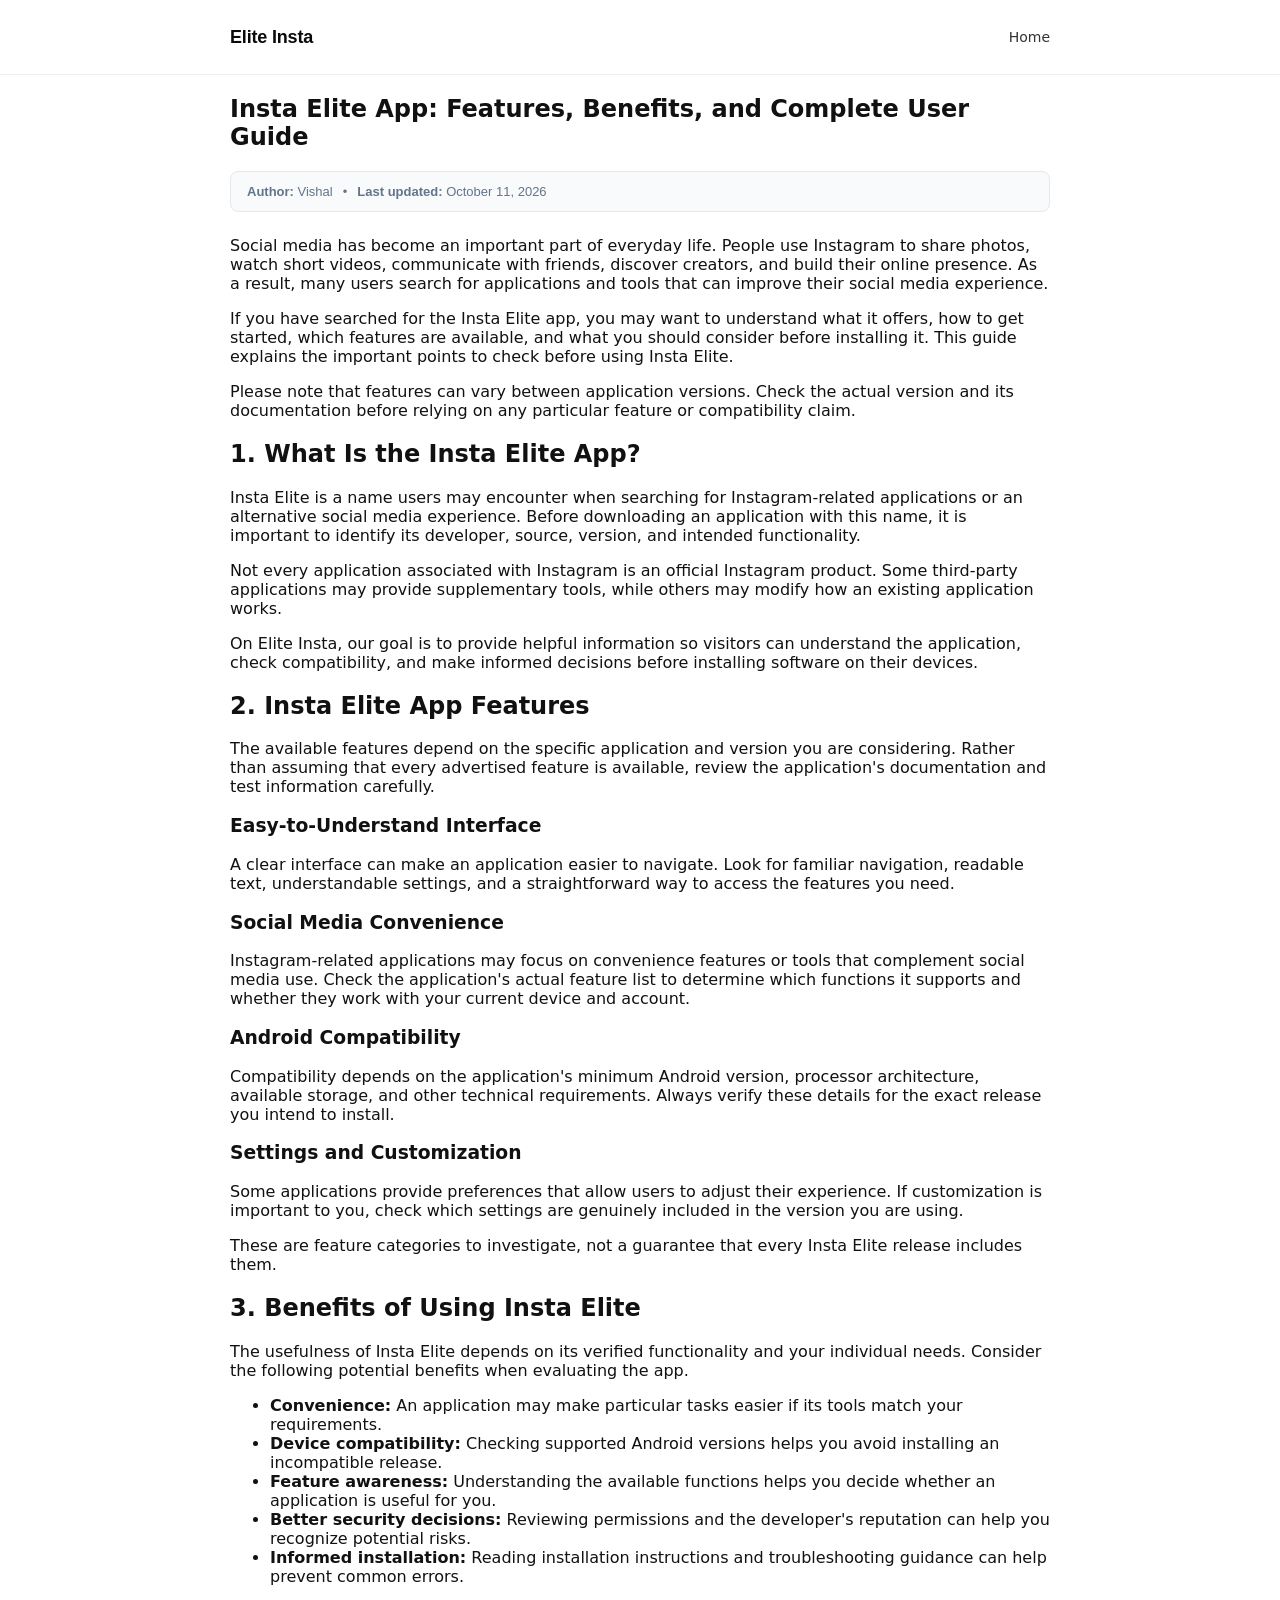
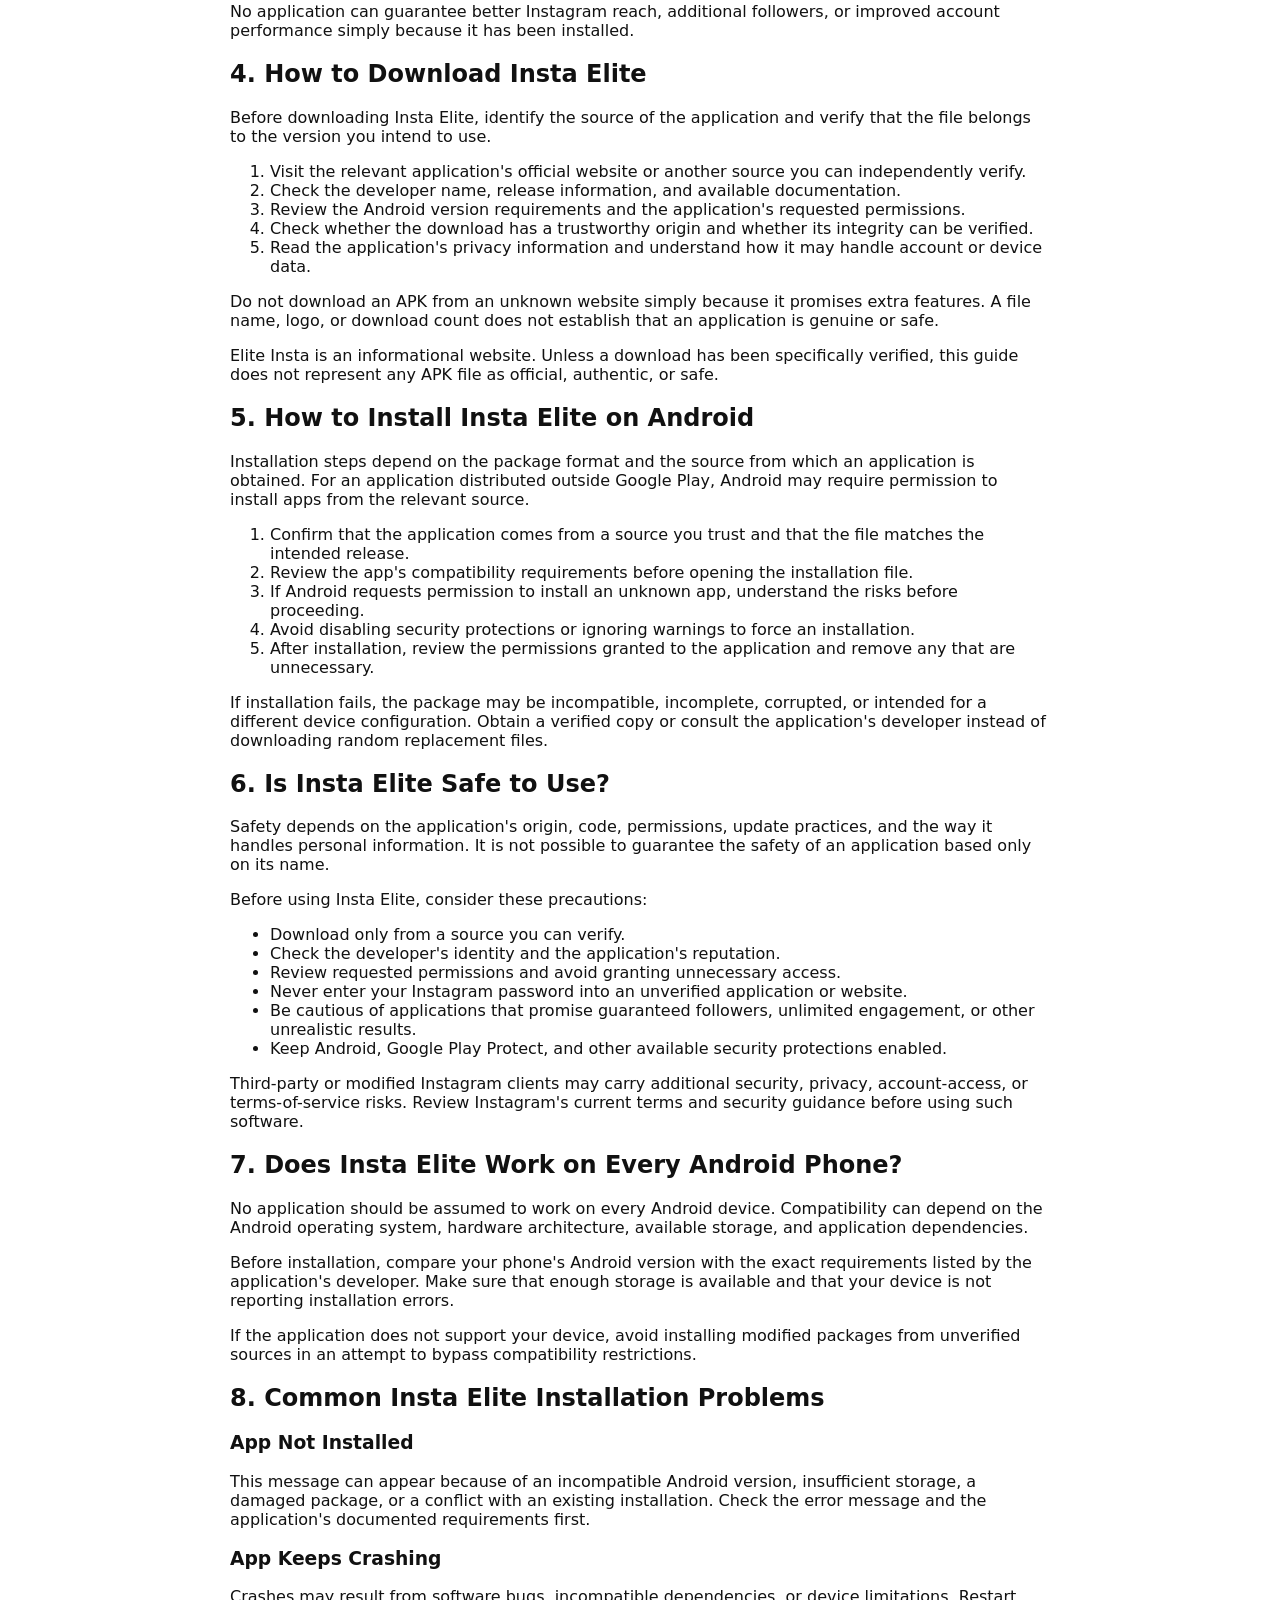
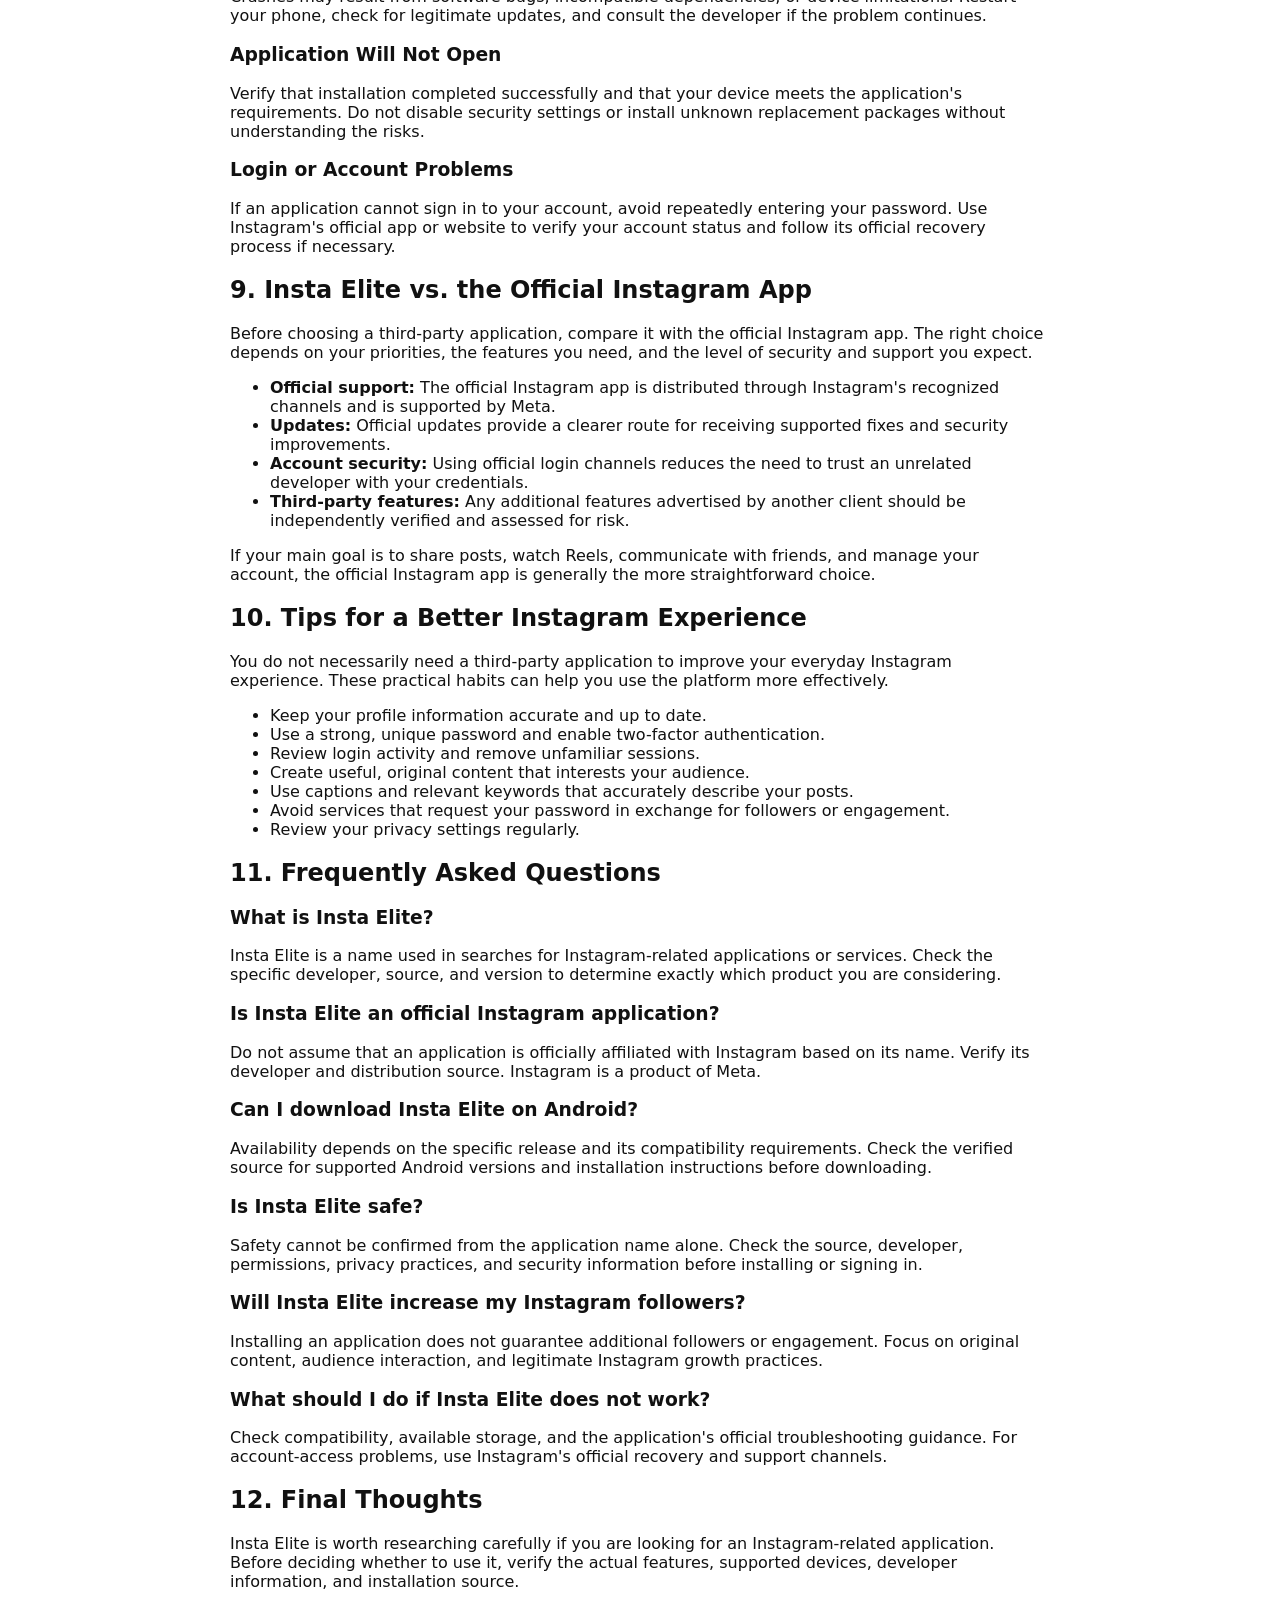
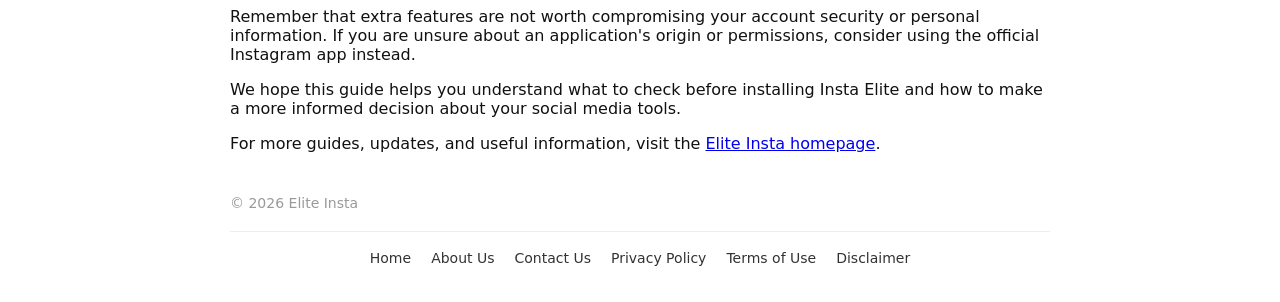
<file: blog/insta-elite-app-guide/index.html>
<!DOCTYPE html>
<html lang="en">
<head>
    <meta charset="UTF-8">
    <meta name="viewport" content="width=device-width, initial-scale=1.0">

    <title>Insta Elite App: Features, Benefits & User Guide | Elite Insta</title>

    <meta name="description" content="Explore the Insta Elite app, its features, benefits, compatibility, installation guidance, safety considerations, and tips for getting started.">

    <meta name="robots" content="index,follow">

    <link rel="canonical" href="https://eliteinsta.in/blog/insta-elite-app-guide/">

    <meta property="og:type" content="article">
    <meta property="og:site_name" content="Elite Insta">
    <meta property="og:title" content="Insta Elite App: Features, Benefits and Complete User Guide">
    <meta property="og:description" content="Learn about Insta Elite, explore its features, understand installation considerations, and discover useful tips for getting started.">
    <meta property="og:url" content="https://eliteinsta.in/blog/insta-elite-app-guide/">
    <meta property="og:image" content="https://i.ibb.co/PGFfxmcG/file-000000007b808211ac3861fbcf60f358.png">

    <meta name="author" content="Vishal">

    <link rel="icon" href="https://i.ibb.co/PGFfxmcG/file-000000007b808211ac3861fbcf60f358.png">

    <link rel="stylesheet" href="/style.css?v=1.2">

<script async src="https://pagead2.googlesyndication.com/pagead/js/adsbygoogle.js?client=ca-pub-2427806654632777"
     crossorigin="anonymous"></script>
</head>

<body>

<header>
<div class="topbar">

    <div class="brand">
        <a href="/"
           style="text-decoration:none"
           aria-label="Elite Insta home">
            <span class="wordmark-text small">
                Elite Insta
            </span>
        </a>
    </div>

    <div class="verified">
        <a href="/">Home</a>
    </div>

</div>
</header>

<main>

<article class="blog-article">

    <h1>Insta Elite App: Features, Benefits, and Complete User Guide</h1>

    <div class="article-meta">
        <span><strong>Author:</strong> Vishal</span>
        <span>•</span>
        <time datetime="2026-10-11">
            <strong>Last updated:</strong> October 11, 2026
        </time>
    </div>

    <p>
        Social media has become an important part of everyday life.
        People use Instagram to share photos, watch short videos,
        communicate with friends, discover creators, and build
        their online presence. As a result, many users search for
        applications and tools that can improve their social media
        experience.
    </p>

    <p>
        If you have searched for the Insta Elite app, you may want
        to understand what it offers, how to get started, which
        features are available, and what you should consider before
        installing it. This guide explains the important points
        to check before using Insta Elite.
    </p>

    <p>
        Please note that features can vary between application
        versions. Check the actual version and its documentation
        before relying on any particular feature or compatibility
        claim.
    </p>

    <h2>1. What Is the Insta Elite App?</h2>

    <p>
        Insta Elite is a name users may encounter when searching
        for Instagram-related applications or an alternative
        social media experience. Before downloading an application
        with this name, it is important to identify its developer,
        source, version, and intended functionality.
    </p>

    <p>
        Not every application associated with Instagram is an
        official Instagram product. Some third-party applications
        may provide supplementary tools, while others may modify
        how an existing application works.
    </p>

    <p>
        On Elite Insta, our goal is to provide helpful information
        so visitors can understand the application, check
        compatibility, and make informed decisions before
        installing software on their devices.
    </p>

    <h2>2. Insta Elite App Features</h2>

    <p>
        The available features depend on the specific application
        and version you are considering. Rather than assuming that
        every advertised feature is available, review the
        application's documentation and test information carefully.
    </p>

    <h3>Easy-to-Understand Interface</h3>

    <p>
        A clear interface can make an application easier to
        navigate. Look for familiar navigation, readable text,
        understandable settings, and a straightforward way to
        access the features you need.
    </p>

    <h3>Social Media Convenience</h3>

    <p>
        Instagram-related applications may focus on convenience
        features or tools that complement social media use.
        Check the application's actual feature list to determine
        which functions it supports and whether they work with
        your current device and account.
    </p>

    <h3>Android Compatibility</h3>

    <p>
        Compatibility depends on the application's minimum Android
        version, processor architecture, available storage, and
        other technical requirements. Always verify these details
        for the exact release you intend to install.
    </p>

    <h3>Settings and Customization</h3>

    <p>
        Some applications provide preferences that allow users to
        adjust their experience. If customization is important to
        you, check which settings are genuinely included in the
        version you are using.
    </p>

    <p>
        These are feature categories to investigate, not a
        guarantee that every Insta Elite release includes them.
    </p>

    <h2>3. Benefits of Using Insta Elite</h2>

    <p>
        The usefulness of Insta Elite depends on its verified
        functionality and your individual needs. Consider the
        following potential benefits when evaluating the app.
    </p>

    <ul>
        <li>
            <strong>Convenience:</strong>
            An application may make particular tasks easier if
            its tools match your requirements.
        </li>
        <li>
            <strong>Device compatibility:</strong>
            Checking supported Android versions helps you avoid
            installing an incompatible release.
        </li>
        <li>
            <strong>Feature awareness:</strong>
            Understanding the available functions helps you decide
            whether an application is useful for you.
        </li>
        <li>
            <strong>Better security decisions:</strong>
            Reviewing permissions and the developer's reputation
            can help you recognize potential risks.
        </li>
        <li>
            <strong>Informed installation:</strong>
            Reading installation instructions and troubleshooting
            guidance can help prevent common errors.
        </li>
    </ul>

    <p>
        No application can guarantee better Instagram reach,
        additional followers, or improved account performance
        simply because it has been installed.
    </p>

    <h2>4. How to Download Insta Elite</h2>

    <p>
        Before downloading Insta Elite, identify the source of
        the application and verify that the file belongs to the
        version you intend to use.
    </p>

    <ol>
        <li>
            Visit the relevant application's official website
            or another source you can independently verify.
        </li>
        <li>
            Check the developer name, release information, and
            available documentation.
        </li>
        <li>
            Review the Android version requirements and the
            application's requested permissions.
        </li>
        <li>
            Check whether the download has a trustworthy origin
            and whether its integrity can be verified.
        </li>
        <li>
            Read the application's privacy information and
            understand how it may handle account or device data.
        </li>
    </ol>

    <p>
        Do not download an APK from an unknown website simply
        because it promises extra features. A file name, logo,
        or download count does not establish that an application
        is genuine or safe.
    </p>

    <p>
        Elite Insta is an informational website. Unless a download
        has been specifically verified, this guide does not
        represent any APK file as official, authentic, or safe.
    </p>

    <h2>5. How to Install Insta Elite on Android</h2>

    <p>
        Installation steps depend on the package format and the
        source from which an application is obtained. For an
        application distributed outside Google Play, Android may
        require permission to install apps from the relevant
        source.
    </p>

    <ol>
        <li>
            Confirm that the application comes from a source
            you trust and that the file matches the intended release.
        </li>
        <li>
            Review the app's compatibility requirements before
            opening the installation file.
        </li>
        <li>
            If Android requests permission to install an unknown
            app, understand the risks before proceeding.
        </li>
        <li>
            Avoid disabling security protections or ignoring
            warnings to force an installation.
        </li>
        <li>
            After installation, review the permissions granted
            to the application and remove any that are unnecessary.
        </li>
    </ol>

    <p>
        If installation fails, the package may be incompatible,
        incomplete, corrupted, or intended for a different
        device configuration. Obtain a verified copy or consult
        the application's developer instead of downloading
        random replacement files.
    </p>

    <h2>6. Is Insta Elite Safe to Use?</h2>

    <p>
        Safety depends on the application's origin, code,
        permissions, update practices, and the way it handles
        personal information. It is not possible to guarantee
        the safety of an application based only on its name.
    </p>

    <p>Before using Insta Elite, consider these precautions:</p>

    <ul>
        <li>
            Download only from a source you can verify.
        </li>
        <li>
            Check the developer's identity and the application's
            reputation.
        </li>
        <li>
            Review requested permissions and avoid granting
            unnecessary access.
        </li>
        <li>
            Never enter your Instagram password into an
            unverified application or website.
        </li>
        <li>
            Be cautious of applications that promise guaranteed
            followers, unlimited engagement, or other unrealistic
            results.
        </li>
        <li>
            Keep Android, Google Play Protect, and other available
            security protections enabled.
        </li>
    </ul>

    <p>
        Third-party or modified Instagram clients may carry
        additional security, privacy, account-access, or
        terms-of-service risks. Review Instagram's current
        terms and security guidance before using such software.
    </p>

    <h2>7. Does Insta Elite Work on Every Android Phone?</h2>

    <p>
        No application should be assumed to work on every Android
        device. Compatibility can depend on the Android operating
        system, hardware architecture, available storage, and
        application dependencies.
    </p>

    <p>
        Before installation, compare your phone's Android version
        with the exact requirements listed by the application's
        developer. Make sure that enough storage is available
        and that your device is not reporting installation errors.
    </p>

    <p>
        If the application does not support your device, avoid
        installing modified packages from unverified sources
        in an attempt to bypass compatibility restrictions.
    </p>

    <h2>8. Common Insta Elite Installation Problems</h2>

    <h3>App Not Installed</h3>

    <p>
        This message can appear because of an incompatible
        Android version, insufficient storage, a damaged package,
        or a conflict with an existing installation. Check the
        error message and the application's documented
        requirements first.
    </p>

    <h3>App Keeps Crashing</h3>

    <p>
        Crashes may result from software bugs, incompatible
        dependencies, or device limitations. Restart your phone,
        check for legitimate updates, and consult the developer
        if the problem continues.
    </p>

    <h3>Application Will Not Open</h3>

    <p>
        Verify that installation completed successfully and
        that your device meets the application's requirements.
        Do not disable security settings or install unknown
        replacement packages without understanding the risks.
    </p>

    <h3>Login or Account Problems</h3>

    <p>
        If an application cannot sign in to your account,
        avoid repeatedly entering your password. Use Instagram's
        official app or website to verify your account status
        and follow its official recovery process if necessary.
    </p>

    <h2>9. Insta Elite vs. the Official Instagram App</h2>

    <p>
        Before choosing a third-party application, compare it
        with the official Instagram app. The right choice depends
        on your priorities, the features you need, and the
        level of security and support you expect.
    </p>

    <ul>
        <li>
            <strong>Official support:</strong>
            The official Instagram app is distributed through
            Instagram's recognized channels and is supported
            by Meta.
        </li>
        <li>
            <strong>Updates:</strong>
            Official updates provide a clearer route for receiving
            supported fixes and security improvements.
        </li>
        <li>
            <strong>Account security:</strong>
            Using official login channels reduces the need to
            trust an unrelated developer with your credentials.
        </li>
        <li>
            <strong>Third-party features:</strong>
            Any additional features advertised by another client
            should be independently verified and assessed for risk.
        </li>
    </ul>

    <p>
        If your main goal is to share posts, watch Reels,
        communicate with friends, and manage your account,
        the official Instagram app is generally the more
        straightforward choice.
    </p>

    <h2>10. Tips for a Better Instagram Experience</h2>

    <p>
        You do not necessarily need a third-party application
        to improve your everyday Instagram experience. These
        practical habits can help you use the platform more
        effectively.
    </p>

    <ul>
        <li>
            Keep your profile information accurate and up to date.
        </li>
        <li>
            Use a strong, unique password and enable two-factor
            authentication.
        </li>
        <li>
            Review login activity and remove unfamiliar sessions.
        </li>
        <li>
            Create useful, original content that interests your audience.
        </li>
        <li>
            Use captions and relevant keywords that accurately
            describe your posts.
        </li>
        <li>
            Avoid services that request your password in exchange
            for followers or engagement.
        </li>
        <li>
            Review your privacy settings regularly.
        </li>
    </ul>

    <h2>11. Frequently Asked Questions</h2>

    <h3>What is Insta Elite?</h3>

    <p>
        Insta Elite is a name used in searches for Instagram-related
        applications or services. Check the specific developer,
        source, and version to determine exactly which product
        you are considering.
    </p>

    <h3>Is Insta Elite an official Instagram application?</h3>

    <p>
        Do not assume that an application is officially affiliated
        with Instagram based on its name. Verify its developer
        and distribution source. Instagram is a product of Meta.
    </p>

    <h3>Can I download Insta Elite on Android?</h3>

    <p>
        Availability depends on the specific release and its
        compatibility requirements. Check the verified source
        for supported Android versions and installation
        instructions before downloading.
    </p>

    <h3>Is Insta Elite safe?</h3>

    <p>
        Safety cannot be confirmed from the application name
        alone. Check the source, developer, permissions,
        privacy practices, and security information before
        installing or signing in.
    </p>

    <h3>Will Insta Elite increase my Instagram followers?</h3>

    <p>
        Installing an application does not guarantee additional
        followers or engagement. Focus on original content,
        audience interaction, and legitimate Instagram growth
        practices.
    </p>

    <h3>What should I do if Insta Elite does not work?</h3>

    <p>
        Check compatibility, available storage, and the
        application's official troubleshooting guidance.
        For account-access problems, use Instagram's official
        recovery and support channels.
    </p>

    <h2>12. Final Thoughts</h2>

    <p>
        Insta Elite is worth researching carefully if you are
        looking for an Instagram-related application. Before
        deciding whether to use it, verify the actual features,
        supported devices, developer information, and installation
        source.
    </p>

    <p>
        Remember that extra features are not worth compromising
        your account security or personal information. If you
        are unsure about an application's origin or permissions,
        consider using the official Instagram app instead.
    </p>

    <p>
        We hope this guide helps you understand what to check
        before installing Insta Elite and how to make a more
        informed decision about your social media tools.
    </p>

    <p>
        For more guides, updates, and useful information, visit
        the <a href="/">Elite Insta homepage</a>.
    </p>

</article>

</main>

<footer class="site-footer">
    <div class="footer-top">
        <span>© 2026 Elite Insta</span>
    </div>

    <nav class="footer-links" aria-label="Footer navigation">
        <a href="/">Home</a>
        <a href="/about-us/">About Us</a>
        <a href="/contact/">Contact Us</a>
        <a href="/privacy-policy/">Privacy Policy</a>
        <a href="/terms-of-use/">Terms of Use</a>
        <a href="/disclaimer/">Disclaimer</a>
    </nav>
</footer>

</body>
</html>
</file>
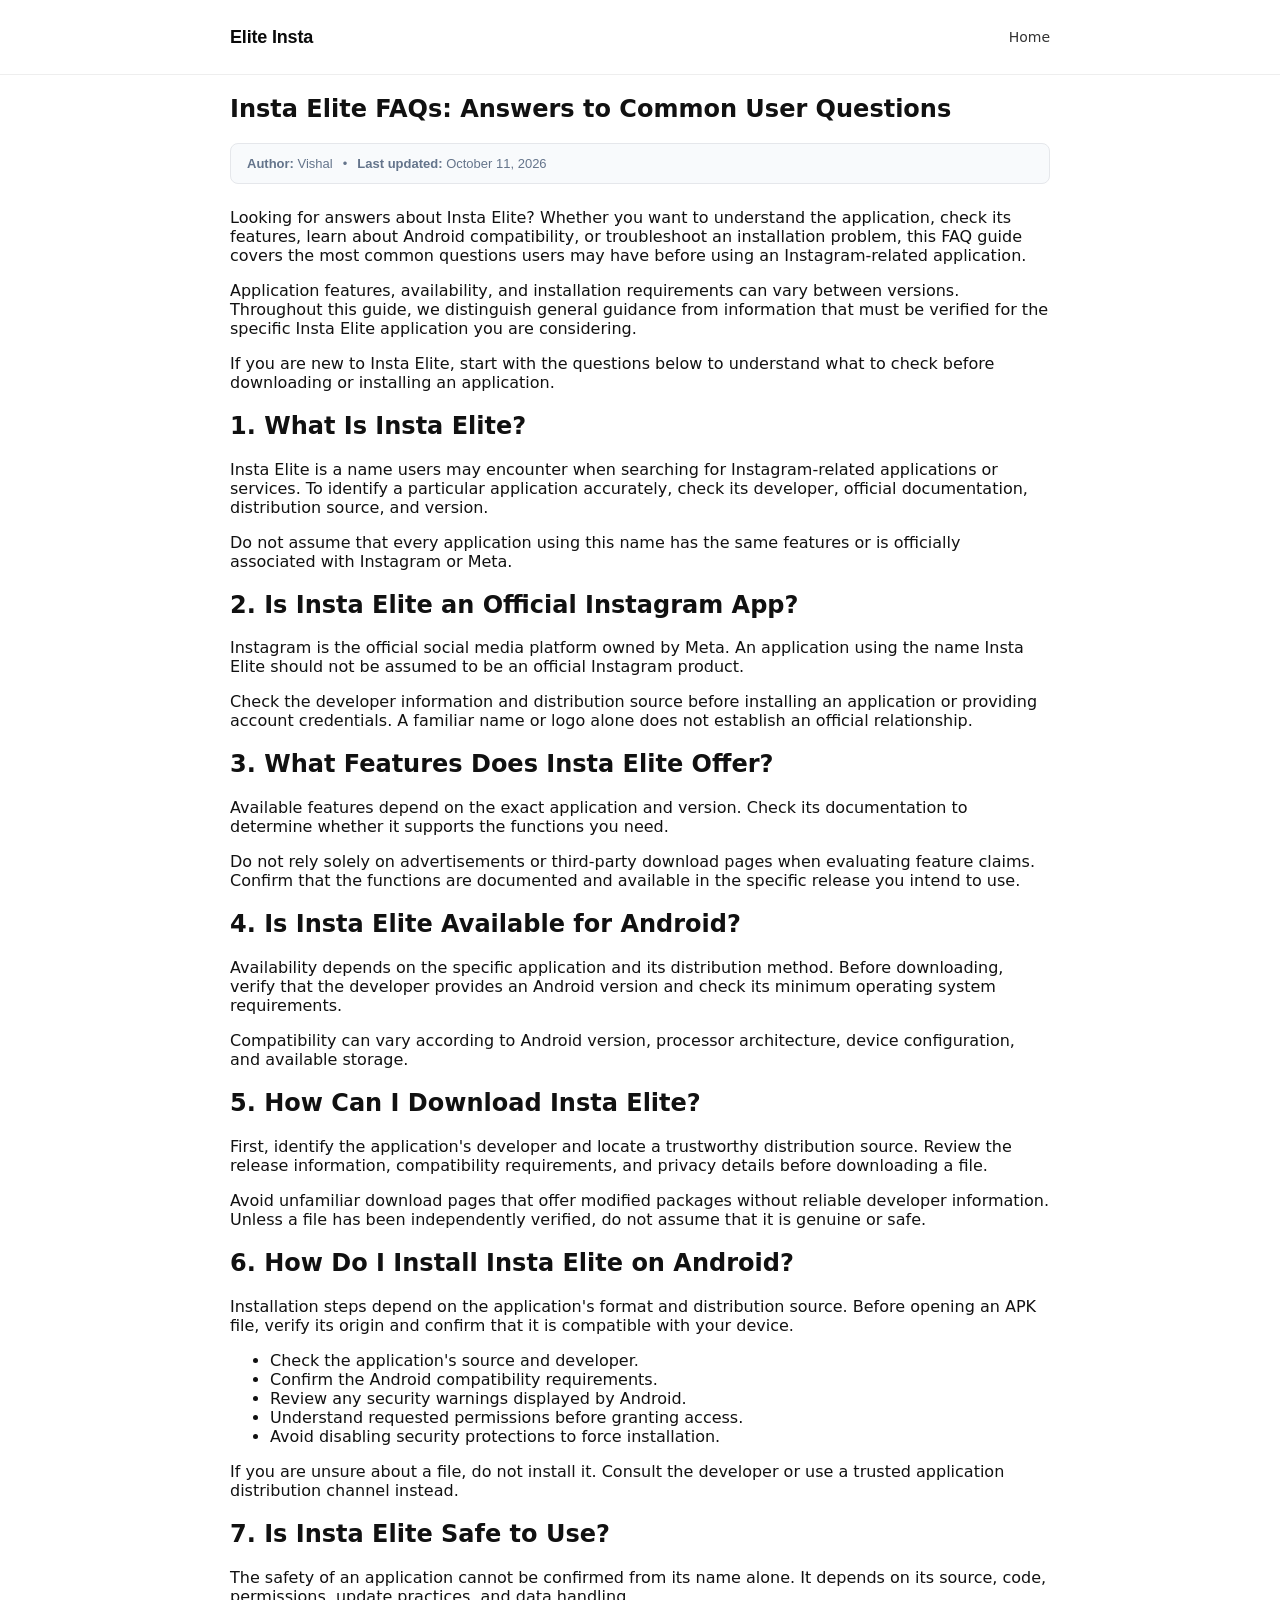
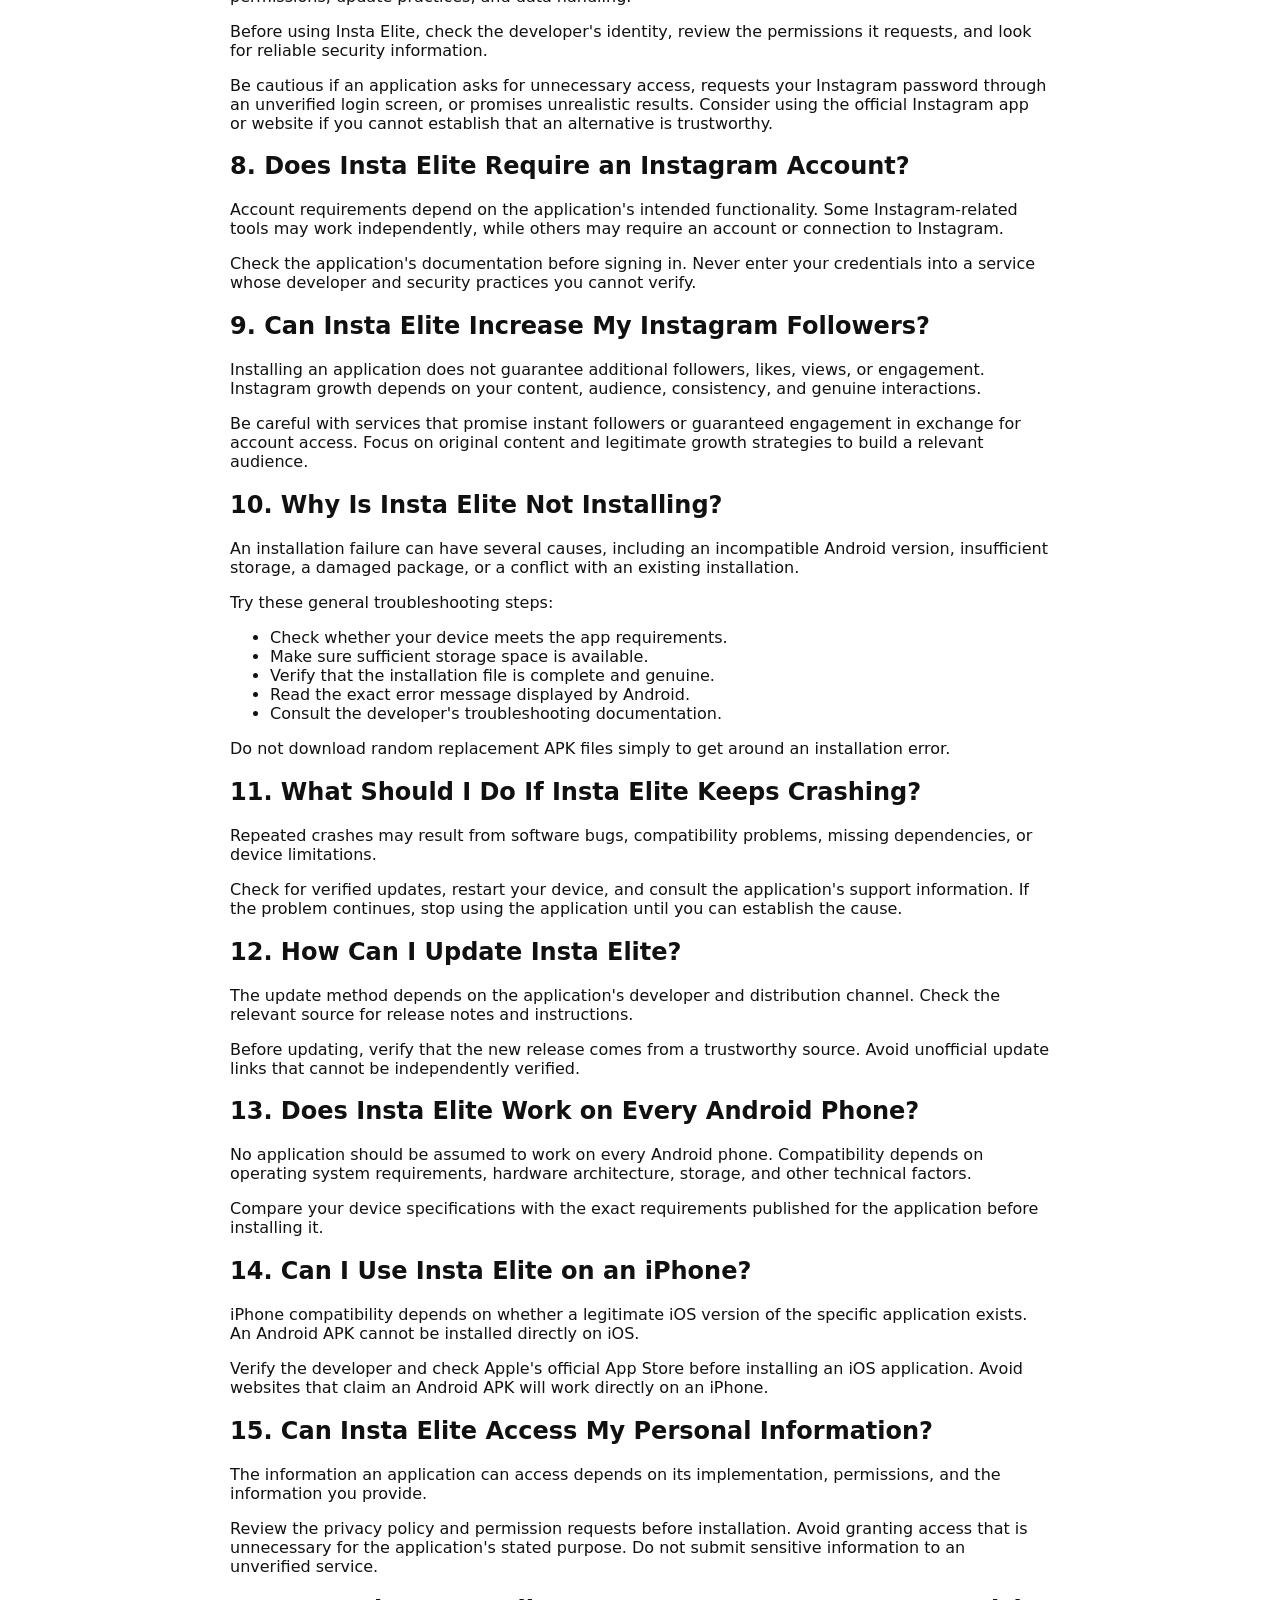
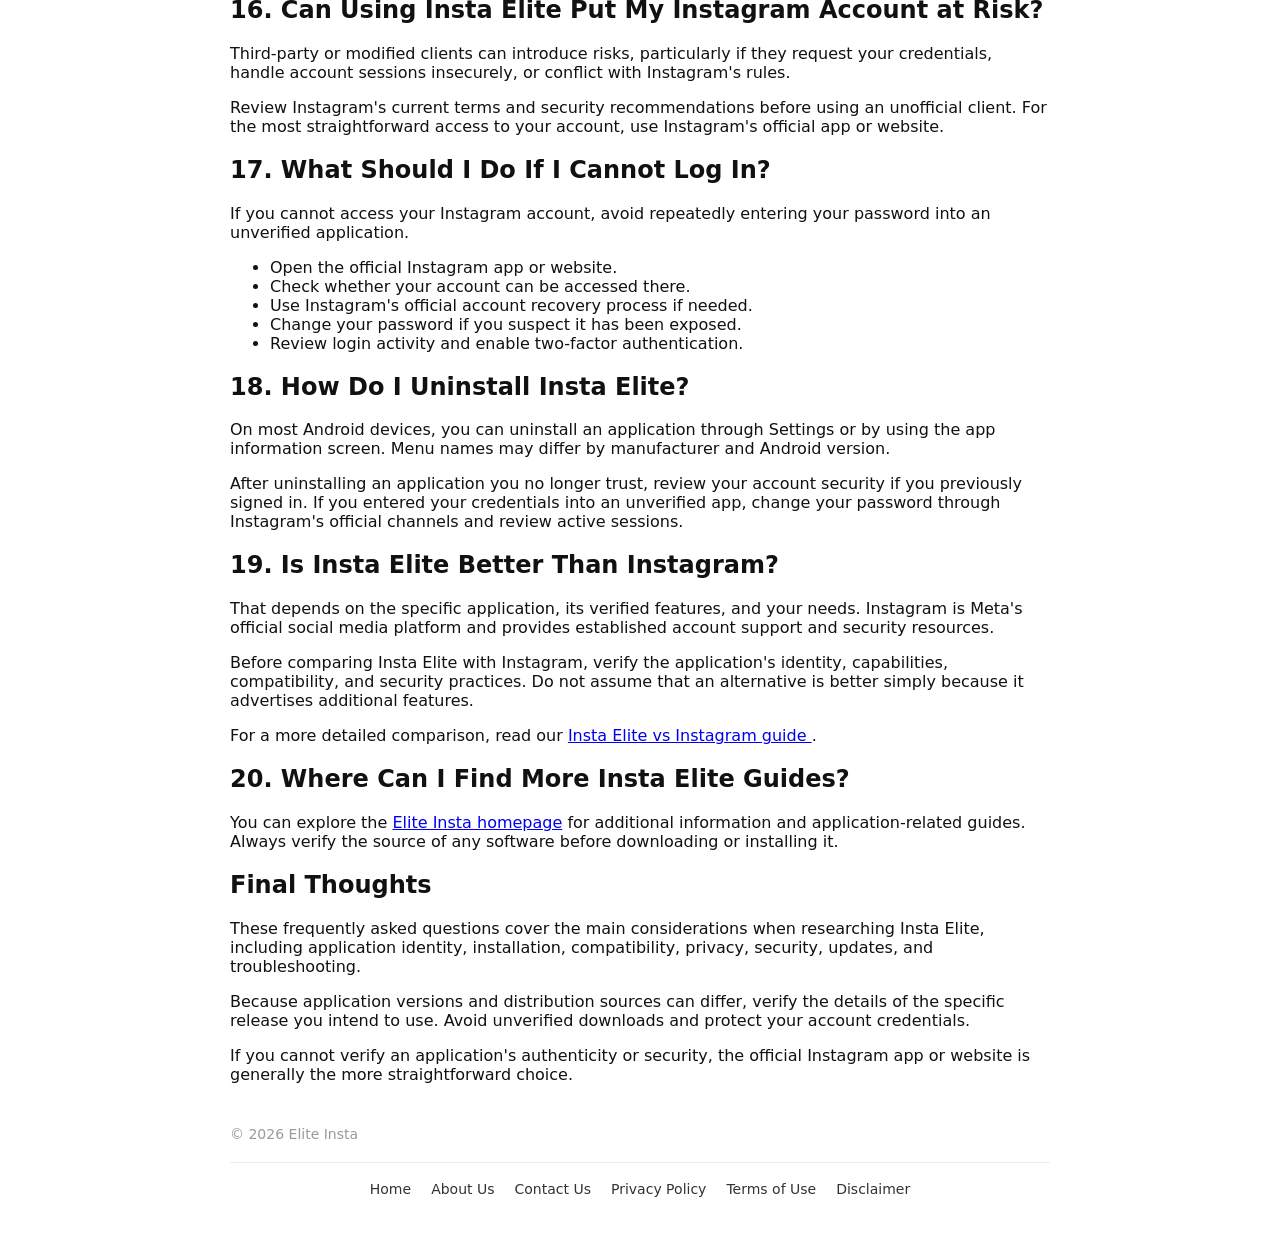
<file: blog/insta-elite-faqs/index.html>
<!DOCTYPE html>
<html lang="en">
<head>
    <meta charset="UTF-8">
    <meta name="viewport" content="width=device-width, initial-scale=1.0">

    <title>Insta Elite FAQs: Answers to Common Questions | Elite Insta</title>

    <meta name="description" content="Find answers to common Insta Elite questions about app features, Android compatibility, installation, updates, safety, privacy, troubleshooting, and account security.">

    <meta name="robots" content="index,follow">

    <link rel="canonical" href="https://eliteinsta.in/blog/insta-elite-faqs/">

    <meta property="og:type" content="article">
    <meta property="og:site_name" content="Elite Insta">
    <meta property="og:title" content="Insta Elite FAQs: Answers to Common User Questions">
    <meta property="og:description" content="Explore frequently asked questions about Insta Elite, including installation, features, compatibility, troubleshooting, privacy, and security.">
    <meta property="og:url" content="https://eliteinsta.in/blog/insta-elite-faqs/">
    <meta property="og:image" content="https://i.ibb.co/PGFfxmcG/file-000000007b808211ac3861fbcf60f358.png">

    <meta name="author" content="Vishal">

    <link rel="icon" href="https://i.ibb.co/PGFfxmcG/file-000000007b808211ac3861fbcf60f358.png">

    <link rel="stylesheet" href="/style.css?v=1.2">

<script async src="https://pagead2.googlesyndication.com/pagead/js/adsbygoogle.js?client=ca-pub-2427806654632777"
     crossorigin="anonymous"></script>
</head>

<body>

<header>
<div class="topbar">

    <div class="brand">
        <a href="/"
           style="text-decoration:none"
           aria-label="Elite Insta home">

            <span class="wordmark-text small">
                Elite Insta
            </span>

        </a>
    </div>

    <div class="verified">
        <a href="/">Home</a>
    </div>

</div>
</header>

<main>

<article class="blog-article">

    <h1>Insta Elite FAQs: Answers to Common User Questions</h1>

    <div class="article-meta">
        <span><strong>Author:</strong> Vishal</span>
        <span>•</span>
        <time datetime="2026-10-11">
            <strong>Last updated:</strong> October 11, 2026
        </time>
    </div>

    <p>
        Looking for answers about Insta Elite? Whether you want
        to understand the application, check its features, learn
        about Android compatibility, or troubleshoot an installation
        problem, this FAQ guide covers the most common questions
        users may have before using an Instagram-related application.
    </p>

    <p>
        Application features, availability, and installation
        requirements can vary between versions. Throughout this
        guide, we distinguish general guidance from information
        that must be verified for the specific Insta Elite
        application you are considering.
    </p>

    <p>
        If you are new to Insta Elite, start with the questions
        below to understand what to check before downloading
        or installing an application.
    </p>

    <h2>1. What Is Insta Elite?</h2>

    <p>
        Insta Elite is a name users may encounter when searching
        for Instagram-related applications or services. To identify
        a particular application accurately, check its developer,
        official documentation, distribution source, and version.
    </p>

    <p>
        Do not assume that every application using this name has
        the same features or is officially associated with
        Instagram or Meta.
    </p>

    <h2>2. Is Insta Elite an Official Instagram App?</h2>

    <p>
        Instagram is the official social media platform owned
        by Meta. An application using the name Insta Elite
        should not be assumed to be an official Instagram product.
    </p>

    <p>
        Check the developer information and distribution source
        before installing an application or providing account
        credentials. A familiar name or logo alone does not
        establish an official relationship.
    </p>

    <h2>3. What Features Does Insta Elite Offer?</h2>

    <p>
        Available features depend on the exact application
        and version. Check its documentation to determine
        whether it supports the functions you need.
    </p>

    <p>
        Do not rely solely on advertisements or third-party
        download pages when evaluating feature claims.
        Confirm that the functions are documented and available
        in the specific release you intend to use.
    </p>

    <h2>4. Is Insta Elite Available for Android?</h2>

    <p>
        Availability depends on the specific application and
        its distribution method. Before downloading, verify
        that the developer provides an Android version and
        check its minimum operating system requirements.
    </p>

    <p>
        Compatibility can vary according to Android version,
        processor architecture, device configuration, and
        available storage.
    </p>

    <h2>5. How Can I Download Insta Elite?</h2>

    <p>
        First, identify the application's developer and locate
        a trustworthy distribution source. Review the release
        information, compatibility requirements, and privacy
        details before downloading a file.
    </p>

    <p>
        Avoid unfamiliar download pages that offer modified
        packages without reliable developer information.
        Unless a file has been independently verified, do
        not assume that it is genuine or safe.
    </p>

    <h2>6. How Do I Install Insta Elite on Android?</h2>

    <p>
        Installation steps depend on the application's format
        and distribution source. Before opening an APK file,
        verify its origin and confirm that it is compatible
        with your device.
    </p>

    <ul>
        <li>Check the application's source and developer.</li>
        <li>Confirm the Android compatibility requirements.</li>
        <li>Review any security warnings displayed by Android.</li>
        <li>Understand requested permissions before granting access.</li>
        <li>Avoid disabling security protections to force installation.</li>
    </ul>

    <p>
        If you are unsure about a file, do not install it.
        Consult the developer or use a trusted application
        distribution channel instead.
    </p>

    <h2>7. Is Insta Elite Safe to Use?</h2>

    <p>
        The safety of an application cannot be confirmed from
        its name alone. It depends on its source, code,
        permissions, update practices, and data handling.
    </p>

    <p>
        Before using Insta Elite, check the developer's identity,
        review the permissions it requests, and look for
        reliable security information.
    </p>

    <p>
        Be cautious if an application asks for unnecessary
        access, requests your Instagram password through
        an unverified login screen, or promises unrealistic
        results. Consider using the official Instagram app
        or website if you cannot establish that an alternative
        is trustworthy.
    </p>

    <h2>8. Does Insta Elite Require an Instagram Account?</h2>

    <p>
        Account requirements depend on the application's
        intended functionality. Some Instagram-related tools
        may work independently, while others may require
        an account or connection to Instagram.
    </p>

    <p>
        Check the application's documentation before signing
        in. Never enter your credentials into a service
        whose developer and security practices you cannot verify.
    </p>

    <h2>9. Can Insta Elite Increase My Instagram Followers?</h2>

    <p>
        Installing an application does not guarantee additional
        followers, likes, views, or engagement. Instagram
        growth depends on your content, audience, consistency,
        and genuine interactions.
    </p>

    <p>
        Be careful with services that promise instant followers
        or guaranteed engagement in exchange for account access.
        Focus on original content and legitimate growth strategies
        to build a relevant audience.
    </p>

    <h2>10. Why Is Insta Elite Not Installing?</h2>

    <p>
        An installation failure can have several causes,
        including an incompatible Android version, insufficient
        storage, a damaged package, or a conflict with an
        existing installation.
    </p>

    <p>Try these general troubleshooting steps:</p>

    <ul>
        <li>Check whether your device meets the app requirements.</li>
        <li>Make sure sufficient storage space is available.</li>
        <li>Verify that the installation file is complete and genuine.</li>
        <li>Read the exact error message displayed by Android.</li>
        <li>Consult the developer's troubleshooting documentation.</li>
    </ul>

    <p>
        Do not download random replacement APK files simply
        to get around an installation error.
    </p>

    <h2>11. What Should I Do If Insta Elite Keeps Crashing?</h2>

    <p>
        Repeated crashes may result from software bugs,
        compatibility problems, missing dependencies, or
        device limitations.
    </p>

    <p>
        Check for verified updates, restart your device,
        and consult the application's support information.
        If the problem continues, stop using the application
        until you can establish the cause.
    </p>

    <h2>12. How Can I Update Insta Elite?</h2>

    <p>
        The update method depends on the application's
        developer and distribution channel. Check the
        relevant source for release notes and instructions.
    </p>

    <p>
        Before updating, verify that the new release comes
        from a trustworthy source. Avoid unofficial update
        links that cannot be independently verified.
    </p>

    <h2>13. Does Insta Elite Work on Every Android Phone?</h2>

    <p>
        No application should be assumed to work on every
        Android phone. Compatibility depends on operating
        system requirements, hardware architecture, storage,
        and other technical factors.
    </p>

    <p>
        Compare your device specifications with the exact
        requirements published for the application before
        installing it.
    </p>

    <h2>14. Can I Use Insta Elite on an iPhone?</h2>

    <p>
        iPhone compatibility depends on whether a legitimate
        iOS version of the specific application exists.
        An Android APK cannot be installed directly on iOS.
    </p>

    <p>
        Verify the developer and check Apple's official
        App Store before installing an iOS application.
        Avoid websites that claim an Android APK will
        work directly on an iPhone.
    </p>

    <h2>15. Can Insta Elite Access My Personal Information?</h2>

    <p>
        The information an application can access depends
        on its implementation, permissions, and the
        information you provide.
    </p>

    <p>
        Review the privacy policy and permission requests
        before installation. Avoid granting access that
        is unnecessary for the application's stated purpose.
        Do not submit sensitive information to an unverified
        service.
    </p>

    <h2>16. Can Using Insta Elite Put My Instagram Account at Risk?</h2>

    <p>
        Third-party or modified clients can introduce risks,
        particularly if they request your credentials,
        handle account sessions insecurely, or conflict
        with Instagram's rules.
    </p>

    <p>
        Review Instagram's current terms and security
        recommendations before using an unofficial client.
        For the most straightforward access to your account,
        use Instagram's official app or website.
    </p>

    <h2>17. What Should I Do If I Cannot Log In?</h2>

    <p>
        If you cannot access your Instagram account, avoid
        repeatedly entering your password into an unverified
        application.
    </p>

    <ul>
        <li>Open the official Instagram app or website.</li>
        <li>Check whether your account can be accessed there.</li>
        <li>Use Instagram's official account recovery process if needed.</li>
        <li>Change your password if you suspect it has been exposed.</li>
        <li>Review login activity and enable two-factor authentication.</li>
    </ul>

    <h2>18. How Do I Uninstall Insta Elite?</h2>

    <p>
        On most Android devices, you can uninstall an application
        through Settings or by using the app information screen.
        Menu names may differ by manufacturer and Android version.
    </p>

    <p>
        After uninstalling an application you no longer trust,
        review your account security if you previously signed in.
        If you entered your credentials into an unverified app,
        change your password through Instagram's official
        channels and review active sessions.
    </p>

    <h2>19. Is Insta Elite Better Than Instagram?</h2>

    <p>
        That depends on the specific application, its verified
        features, and your needs. Instagram is Meta's official
        social media platform and provides established account
        support and security resources.
    </p>

    <p>
        Before comparing Insta Elite with Instagram, verify
        the application's identity, capabilities, compatibility,
        and security practices. Do not assume that an
        alternative is better simply because it advertises
        additional features.
    </p>

    <p>
        For a more detailed comparison, read our
        <a href="/blog/insta-elite-vs-instagram/">
            Insta Elite vs Instagram guide
        </a>.
    </p>

    <h2>20. Where Can I Find More Insta Elite Guides?</h2>

    <p>
        You can explore the
        <a href="/">Elite Insta homepage</a>
        for additional information and application-related
        guides. Always verify the source of any software
        before downloading or installing it.
    </p>

    <h2>Final Thoughts</h2>

    <p>
        These frequently asked questions cover the main
        considerations when researching Insta Elite, including
        application identity, installation, compatibility,
        privacy, security, updates, and troubleshooting.
    </p>

    <p>
        Because application versions and distribution sources
        can differ, verify the details of the specific release
        you intend to use. Avoid unverified downloads and
        protect your account credentials.
    </p>

    <p>
        If you cannot verify an application's authenticity
        or security, the official Instagram app or website
        is generally the more straightforward choice.
    </p>

</article>

</main>

<footer class="site-footer">
    <div class="footer-top">
        <span>© 2026 Elite Insta</span>
    </div>

    <nav class="footer-links" aria-label="Footer navigation">
        <a href="/">Home</a>
        <a href="/about-us/">About Us</a>
        <a href="/contact/">Contact Us</a>
        <a href="/privacy-policy/">Privacy Policy</a>
        <a href="/terms-of-use/">Terms of Use</a>
        <a href="/disclaimer/">Disclaimer</a>
    </nav>
</footer>

</body>
</html>
</file>
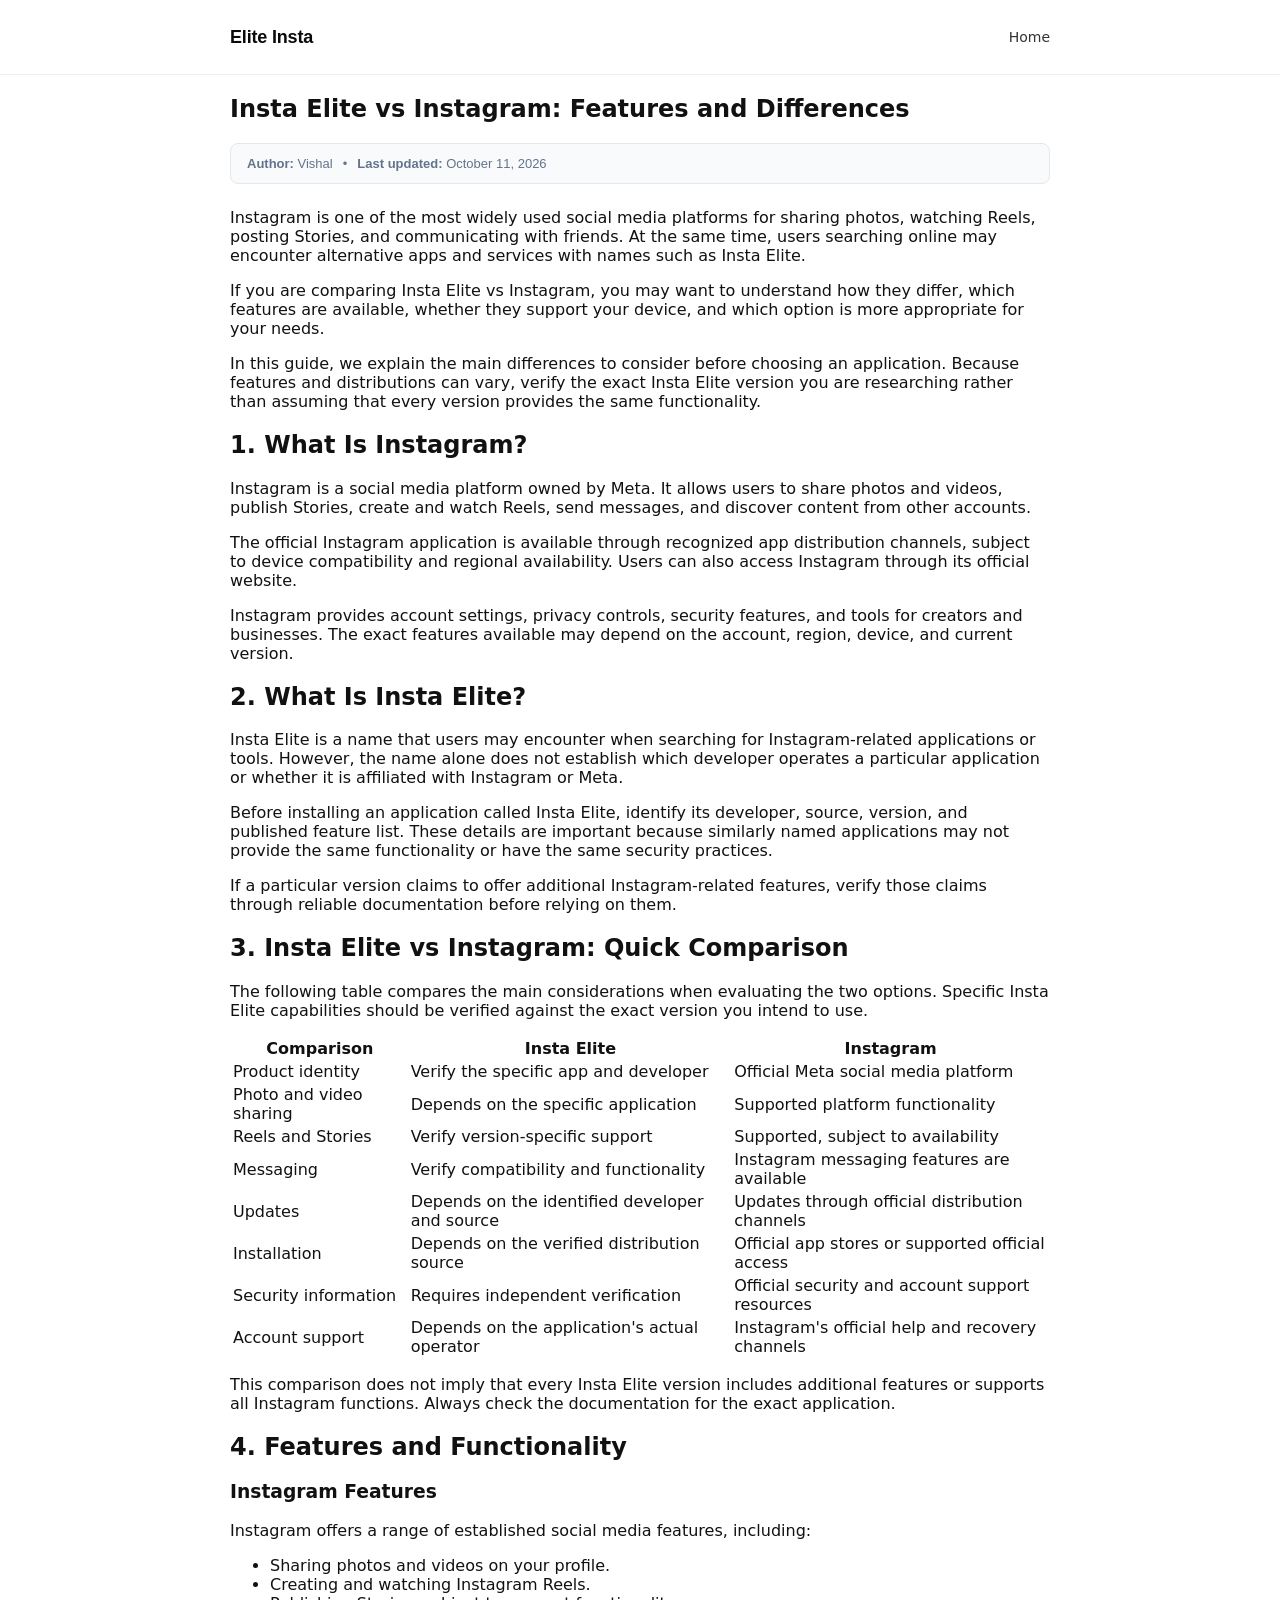
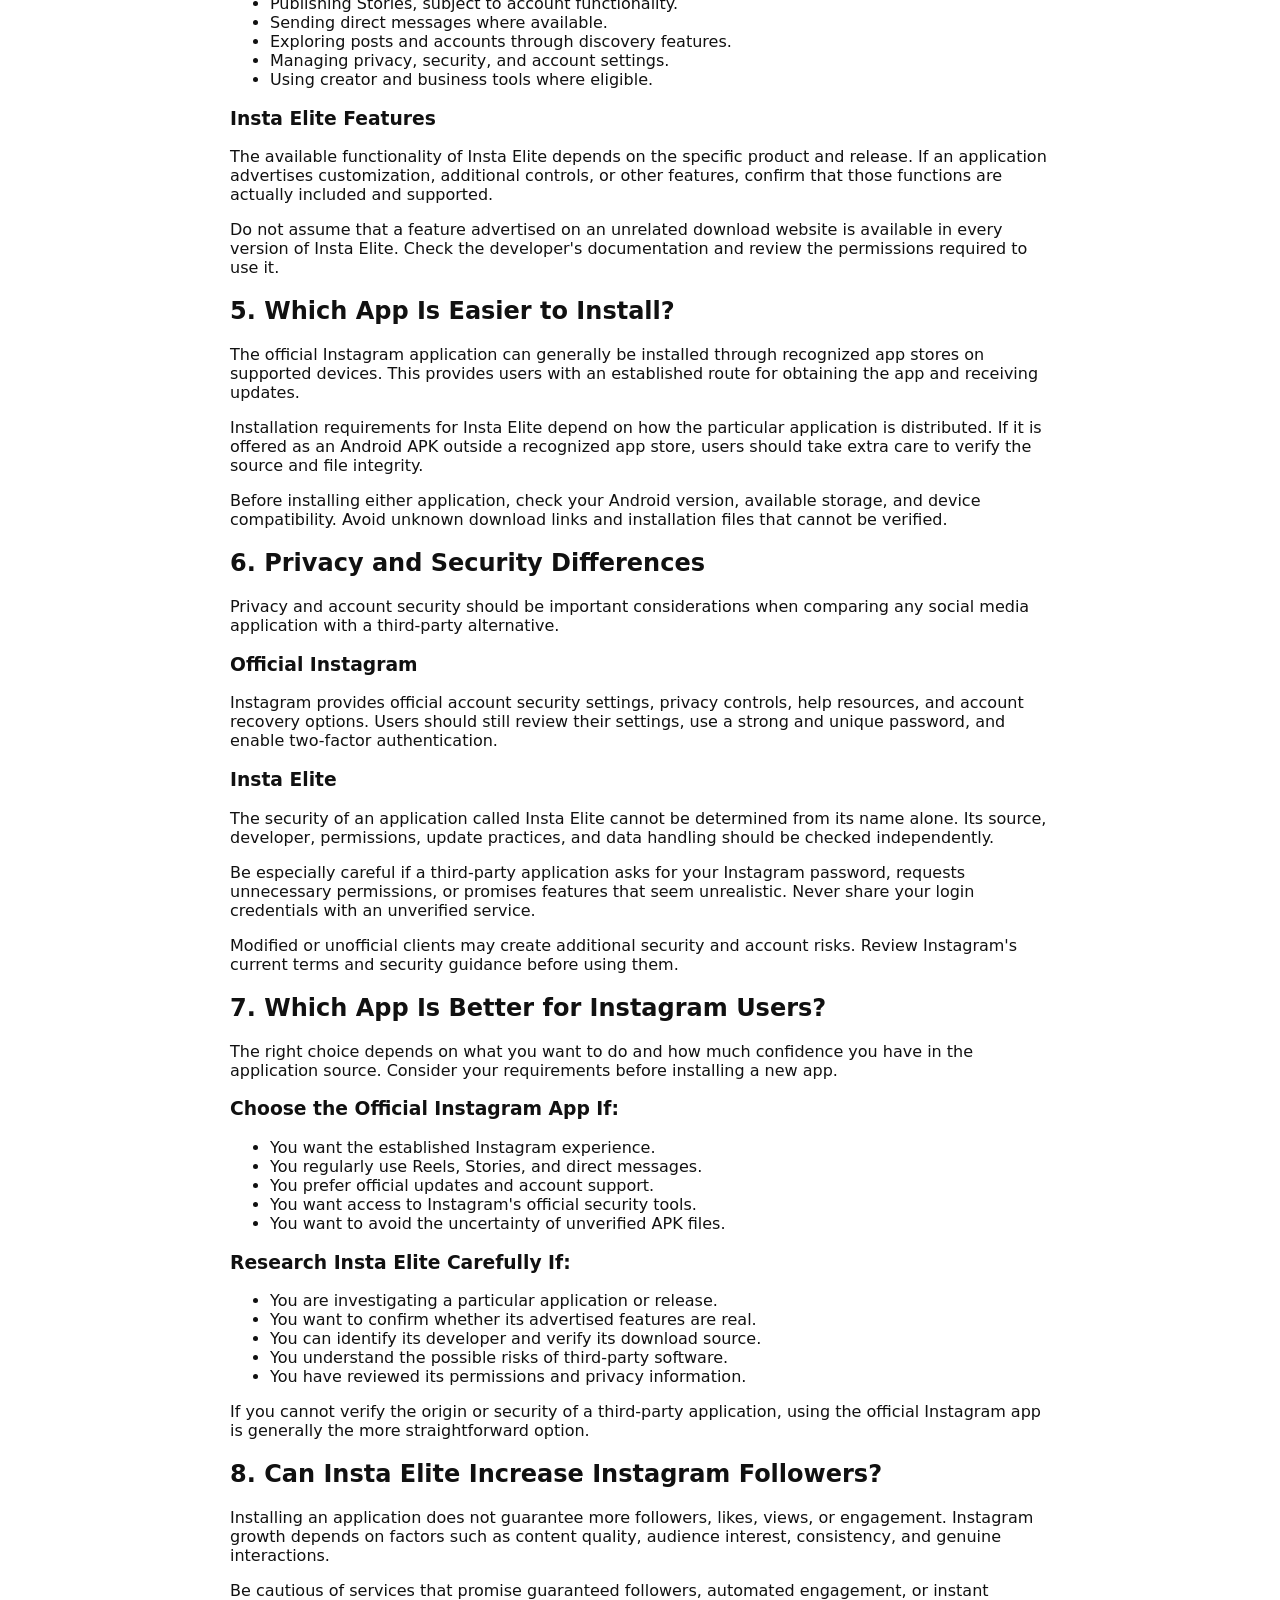
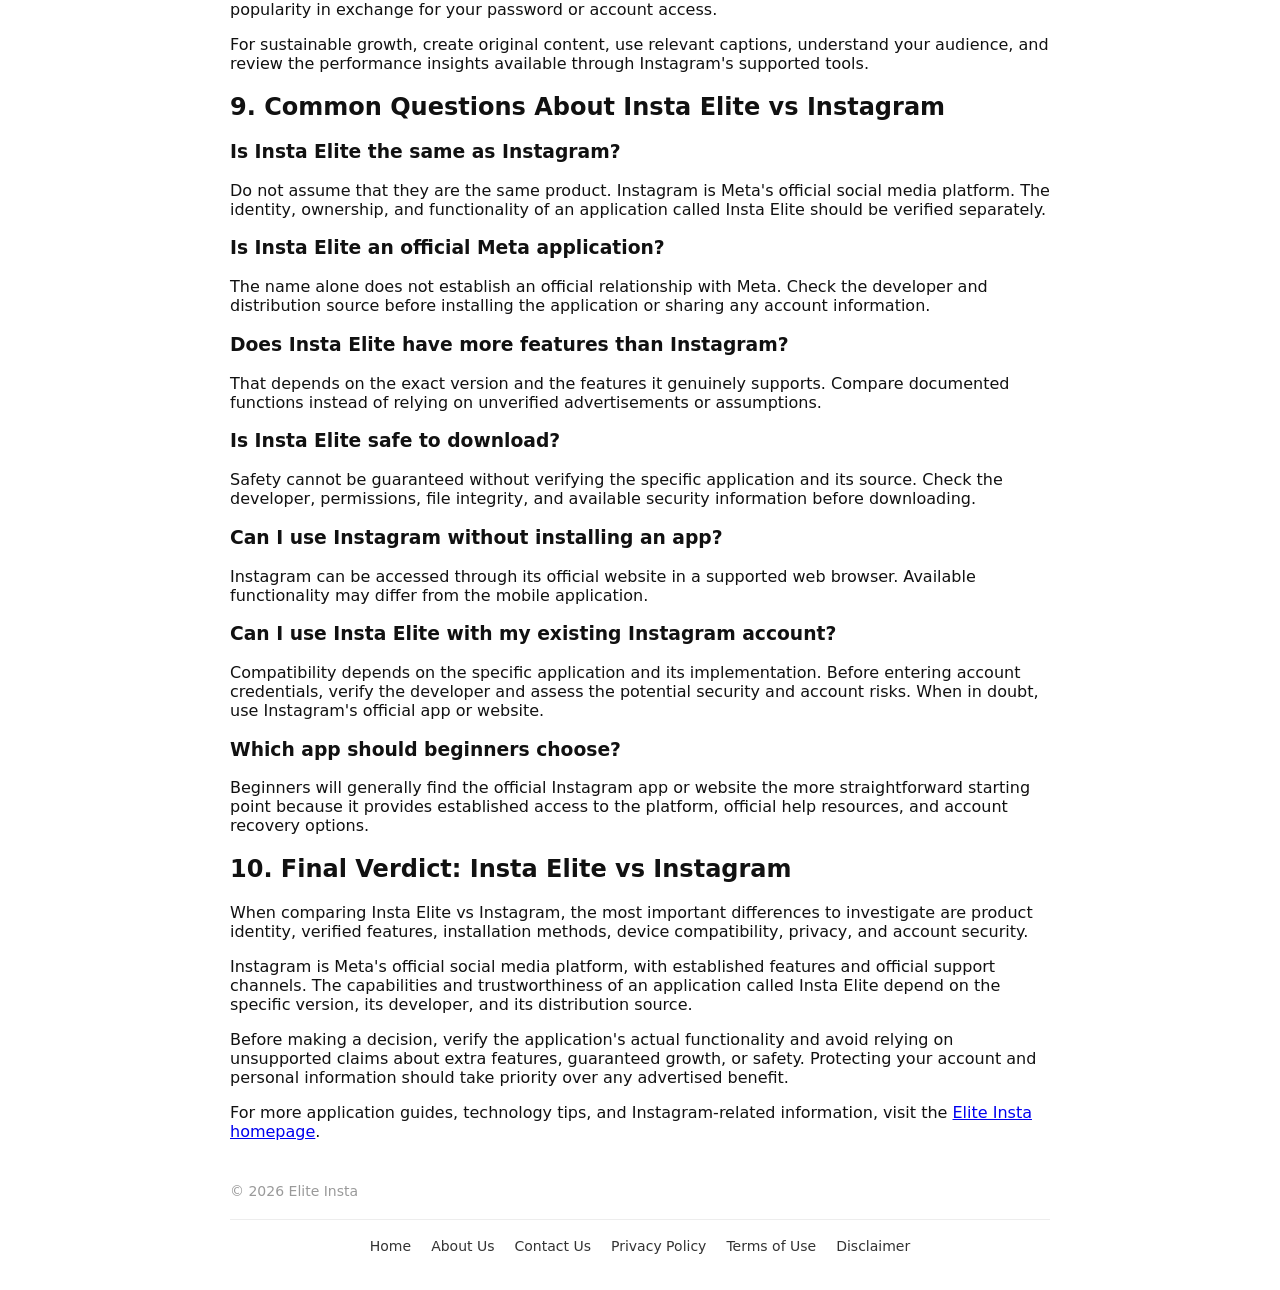
<file: blog/insta-elite-vs-instagram/index.html>
<!DOCTYPE html>
<html lang="en">
<head>
    <meta charset="UTF-8">
    <meta name="viewport" content="width=device-width, initial-scale=1.0">

    <title>Insta Elite vs Instagram: Features and Differences | Elite Insta</title>

    <meta name="description" content="Compare Insta Elite vs Instagram, including features, compatibility, privacy, security, installation, and important differences to consider before choosing an app.">

    <meta name="robots" content="index,follow">

    <link rel="canonical" href="https://eliteinsta.in/blog/insta-elite-vs-instagram/">

    <meta property="og:type" content="article">
    <meta property="og:site_name" content="Elite Insta">
    <meta property="og:title" content="Insta Elite vs Instagram: Features and Differences">
    <meta property="og:description" content="Discover the differences between Insta Elite and Instagram, including app features, installation, compatibility, privacy, and account security.">
    <meta property="og:url" content="https://eliteinsta.in/blog/insta-elite-vs-instagram/">
    <meta property="og:image" content="https://i.ibb.co/PGFfxmcG/file-000000007b808211ac3861fbcf60f358.png">

    <meta name="author" content="Vishal">

    <link rel="icon" href="https://i.ibb.co/PGFfxmcG/file-000000007b808211ac3861fbcf60f358.png">

    <link rel="stylesheet" href="/style.css?v=1.2">

<script async src="https://pagead2.googlesyndication.com/pagead/js/adsbygoogle.js?client=ca-pub-2427806654632777"
     crossorigin="anonymous"></script>
</head>

<body>

<header>
<div class="topbar">

    <div class="brand">

        <a href="/"
           style="text-decoration:none"
           aria-label="Elite Insta home">

            <span class="wordmark-text small">
                Elite Insta
            </span>

        </a>

    </div>

    <div class="verified">
        <a href="/">Home</a>
    </div>

</div>
</header>

<main>

<article class="blog-article">

    <h1>Insta Elite vs Instagram: Features and Differences</h1>

    <div class="article-meta">
        <span><strong>Author:</strong> Vishal</span>
        <span>•</span>
        <time datetime="2026-10-11">
            <strong>Last updated:</strong> October 11, 2026
        </time>
    </div>

    <p>
        Instagram is one of the most widely used social media
        platforms for sharing photos, watching Reels, posting
        Stories, and communicating with friends. At the same time,
        users searching online may encounter alternative apps
        and services with names such as Insta Elite.
    </p>

    <p>
        If you are comparing Insta Elite vs Instagram, you may
        want to understand how they differ, which features are
        available, whether they support your device, and which
        option is more appropriate for your needs.
    </p>

    <p>
        In this guide, we explain the main differences to consider
        before choosing an application. Because features and
        distributions can vary, verify the exact Insta Elite
        version you are researching rather than assuming that
        every version provides the same functionality.
    </p>

    <h2>1. What Is Instagram?</h2>

    <p>
        Instagram is a social media platform owned by Meta.
        It allows users to share photos and videos, publish
        Stories, create and watch Reels, send messages, and
        discover content from other accounts.
    </p>

    <p>
        The official Instagram application is available through
        recognized app distribution channels, subject to device
        compatibility and regional availability. Users can also
        access Instagram through its official website.
    </p>

    <p>
        Instagram provides account settings, privacy controls,
        security features, and tools for creators and businesses.
        The exact features available may depend on the account,
        region, device, and current version.
    </p>

    <h2>2. What Is Insta Elite?</h2>

    <p>
        Insta Elite is a name that users may encounter when
        searching for Instagram-related applications or tools.
        However, the name alone does not establish which developer
        operates a particular application or whether it is
        affiliated with Instagram or Meta.
    </p>

    <p>
        Before installing an application called Insta Elite,
        identify its developer, source, version, and published
        feature list. These details are important because
        similarly named applications may not provide the same
        functionality or have the same security practices.
    </p>

    <p>
        If a particular version claims to offer additional
        Instagram-related features, verify those claims through
        reliable documentation before relying on them.
    </p>

    <h2>3. Insta Elite vs Instagram: Quick Comparison</h2>

    <p>
        The following table compares the main considerations
        when evaluating the two options. Specific Insta Elite
        capabilities should be verified against the exact
        version you intend to use.
    </p>

    <table>
        <thead>
            <tr>
                <th scope="col">Comparison</th>
                <th scope="col">Insta Elite</th>
                <th scope="col">Instagram</th>
            </tr>
        </thead>
        <tbody>
            <tr>
                <td>Product identity</td>
                <td>Verify the specific app and developer</td>
                <td>Official Meta social media platform</td>
            </tr>
            <tr>
                <td>Photo and video sharing</td>
                <td>Depends on the specific application</td>
                <td>Supported platform functionality</td>
            </tr>
            <tr>
                <td>Reels and Stories</td>
                <td>Verify version-specific support</td>
                <td>Supported, subject to availability</td>
            </tr>
            <tr>
                <td>Messaging</td>
                <td>Verify compatibility and functionality</td>
                <td>Instagram messaging features are available</td>
            </tr>
            <tr>
                <td>Updates</td>
                <td>Depends on the identified developer and source</td>
                <td>Updates through official distribution channels</td>
            </tr>
            <tr>
                <td>Installation</td>
                <td>Depends on the verified distribution source</td>
                <td>Official app stores or supported official access</td>
            </tr>
            <tr>
                <td>Security information</td>
                <td>Requires independent verification</td>
                <td>Official security and account support resources</td>
            </tr>
            <tr>
                <td>Account support</td>
                <td>Depends on the application's actual operator</td>
                <td>Instagram's official help and recovery channels</td>
            </tr>
        </tbody>
    </table>

    <p>
        This comparison does not imply that every Insta Elite
        version includes additional features or supports all
        Instagram functions. Always check the documentation
        for the exact application.
    </p>

    <h2>4. Features and Functionality</h2>

    <h3>Instagram Features</h3>

    <p>
        Instagram offers a range of established social media
        features, including:
    </p>

    <ul>
        <li>Sharing photos and videos on your profile.</li>
        <li>Creating and watching Instagram Reels.</li>
        <li>Publishing Stories, subject to account functionality.</li>
        <li>Sending direct messages where available.</li>
        <li>Exploring posts and accounts through discovery features.</li>
        <li>Managing privacy, security, and account settings.</li>
        <li>Using creator and business tools where eligible.</li>
    </ul>

    <h3>Insta Elite Features</h3>

    <p>
        The available functionality of Insta Elite depends on
        the specific product and release. If an application
        advertises customization, additional controls, or other
        features, confirm that those functions are actually
        included and supported.
    </p>

    <p>
        Do not assume that a feature advertised on an unrelated
        download website is available in every version of
        Insta Elite. Check the developer's documentation and
        review the permissions required to use it.
    </p>

    <h2>5. Which App Is Easier to Install?</h2>

    <p>
        The official Instagram application can generally be
        installed through recognized app stores on supported
        devices. This provides users with an established route
        for obtaining the app and receiving updates.
    </p>

    <p>
        Installation requirements for Insta Elite depend on
        how the particular application is distributed. If it
        is offered as an Android APK outside a recognized
        app store, users should take extra care to verify
        the source and file integrity.
    </p>

    <p>
        Before installing either application, check your
        Android version, available storage, and device
        compatibility. Avoid unknown download links and
        installation files that cannot be verified.
    </p>

    <h2>6. Privacy and Security Differences</h2>

    <p>
        Privacy and account security should be important
        considerations when comparing any social media
        application with a third-party alternative.
    </p>

    <h3>Official Instagram</h3>

    <p>
        Instagram provides official account security settings,
        privacy controls, help resources, and account recovery
        options. Users should still review their settings,
        use a strong and unique password, and enable
        two-factor authentication.
    </p>

    <h3>Insta Elite</h3>

    <p>
        The security of an application called Insta Elite
        cannot be determined from its name alone. Its source,
        developer, permissions, update practices, and data
        handling should be checked independently.
    </p>

    <p>
        Be especially careful if a third-party application
        asks for your Instagram password, requests unnecessary
        permissions, or promises features that seem unrealistic.
        Never share your login credentials with an unverified
        service.
    </p>

    <p>
        Modified or unofficial clients may create additional
        security and account risks. Review Instagram's current
        terms and security guidance before using them.
    </p>

    <h2>7. Which App Is Better for Instagram Users?</h2>

    <p>
        The right choice depends on what you want to do and
        how much confidence you have in the application source.
        Consider your requirements before installing a new app.
    </p>

    <h3>Choose the Official Instagram App If:</h3>

    <ul>
        <li>You want the established Instagram experience.</li>
        <li>You regularly use Reels, Stories, and direct messages.</li>
        <li>You prefer official updates and account support.</li>
        <li>You want access to Instagram's official security tools.</li>
        <li>You want to avoid the uncertainty of unverified APK files.</li>
    </ul>

    <h3>Research Insta Elite Carefully If:</h3>

    <ul>
        <li>You are investigating a particular application or release.</li>
        <li>You want to confirm whether its advertised features are real.</li>
        <li>You can identify its developer and verify its download source.</li>
        <li>You understand the possible risks of third-party software.</li>
        <li>You have reviewed its permissions and privacy information.</li>
    </ul>

    <p>
        If you cannot verify the origin or security of a third-party
        application, using the official Instagram app is generally
        the more straightforward option.
    </p>

    <h2>8. Can Insta Elite Increase Instagram Followers?</h2>

    <p>
        Installing an application does not guarantee more followers,
        likes, views, or engagement. Instagram growth depends on
        factors such as content quality, audience interest,
        consistency, and genuine interactions.
    </p>

    <p>
        Be cautious of services that promise guaranteed followers,
        automated engagement, or instant popularity in exchange
        for your password or account access.
    </p>

    <p>
        For sustainable growth, create original content, use
        relevant captions, understand your audience, and review
        the performance insights available through Instagram's
        supported tools.
    </p>

    <h2>9. Common Questions About Insta Elite vs Instagram</h2>

    <h3>Is Insta Elite the same as Instagram?</h3>

    <p>
        Do not assume that they are the same product. Instagram
        is Meta's official social media platform. The identity,
        ownership, and functionality of an application called
        Insta Elite should be verified separately.
    </p>

    <h3>Is Insta Elite an official Meta application?</h3>

    <p>
        The name alone does not establish an official relationship
        with Meta. Check the developer and distribution source
        before installing the application or sharing any
        account information.
    </p>

    <h3>Does Insta Elite have more features than Instagram?</h3>

    <p>
        That depends on the exact version and the features it
        genuinely supports. Compare documented functions instead
        of relying on unverified advertisements or assumptions.
    </p>

    <h3>Is Insta Elite safe to download?</h3>

    <p>
        Safety cannot be guaranteed without verifying the
        specific application and its source. Check the developer,
        permissions, file integrity, and available security
        information before downloading.
    </p>

    <h3>Can I use Instagram without installing an app?</h3>

    <p>
        Instagram can be accessed through its official website
        in a supported web browser. Available functionality
        may differ from the mobile application.
    </p>

    <h3>Can I use Insta Elite with my existing Instagram account?</h3>

    <p>
        Compatibility depends on the specific application and
        its implementation. Before entering account credentials,
        verify the developer and assess the potential security
        and account risks. When in doubt, use Instagram's
        official app or website.
    </p>

    <h3>Which app should beginners choose?</h3>

    <p>
        Beginners will generally find the official Instagram
        app or website the more straightforward starting point
        because it provides established access to the platform,
        official help resources, and account recovery options.
    </p>

    <h2>10. Final Verdict: Insta Elite vs Instagram</h2>

    <p>
        When comparing Insta Elite vs Instagram, the most
        important differences to investigate are product
        identity, verified features, installation methods,
        device compatibility, privacy, and account security.
    </p>

    <p>
        Instagram is Meta's official social media platform,
        with established features and official support channels.
        The capabilities and trustworthiness of an application
        called Insta Elite depend on the specific version,
        its developer, and its distribution source.
    </p>

    <p>
        Before making a decision, verify the application's
        actual functionality and avoid relying on unsupported
        claims about extra features, guaranteed growth, or safety.
        Protecting your account and personal information should
        take priority over any advertised benefit.
    </p>

    <p>
        For more application guides, technology tips, and
        Instagram-related information, visit the
        <a href="/">Elite Insta homepage</a>.
    </p>

</article>

</main>

<footer class="site-footer">
    <div class="footer-top">
        <span>© 2026 Elite Insta</span>
    </div>

    <nav class="footer-links" aria-label="Footer navigation">
        <a href="/">Home</a>
        <a href="/about-us/">About Us</a>
        <a href="/contact/">Contact Us</a>
        <a href="/privacy-policy/">Privacy Policy</a>
        <a href="/terms-of-use/">Terms of Use</a>
        <a href="/disclaimer/">Disclaimer</a>
    </nav>
</footer>

</body>
</html>
</file>
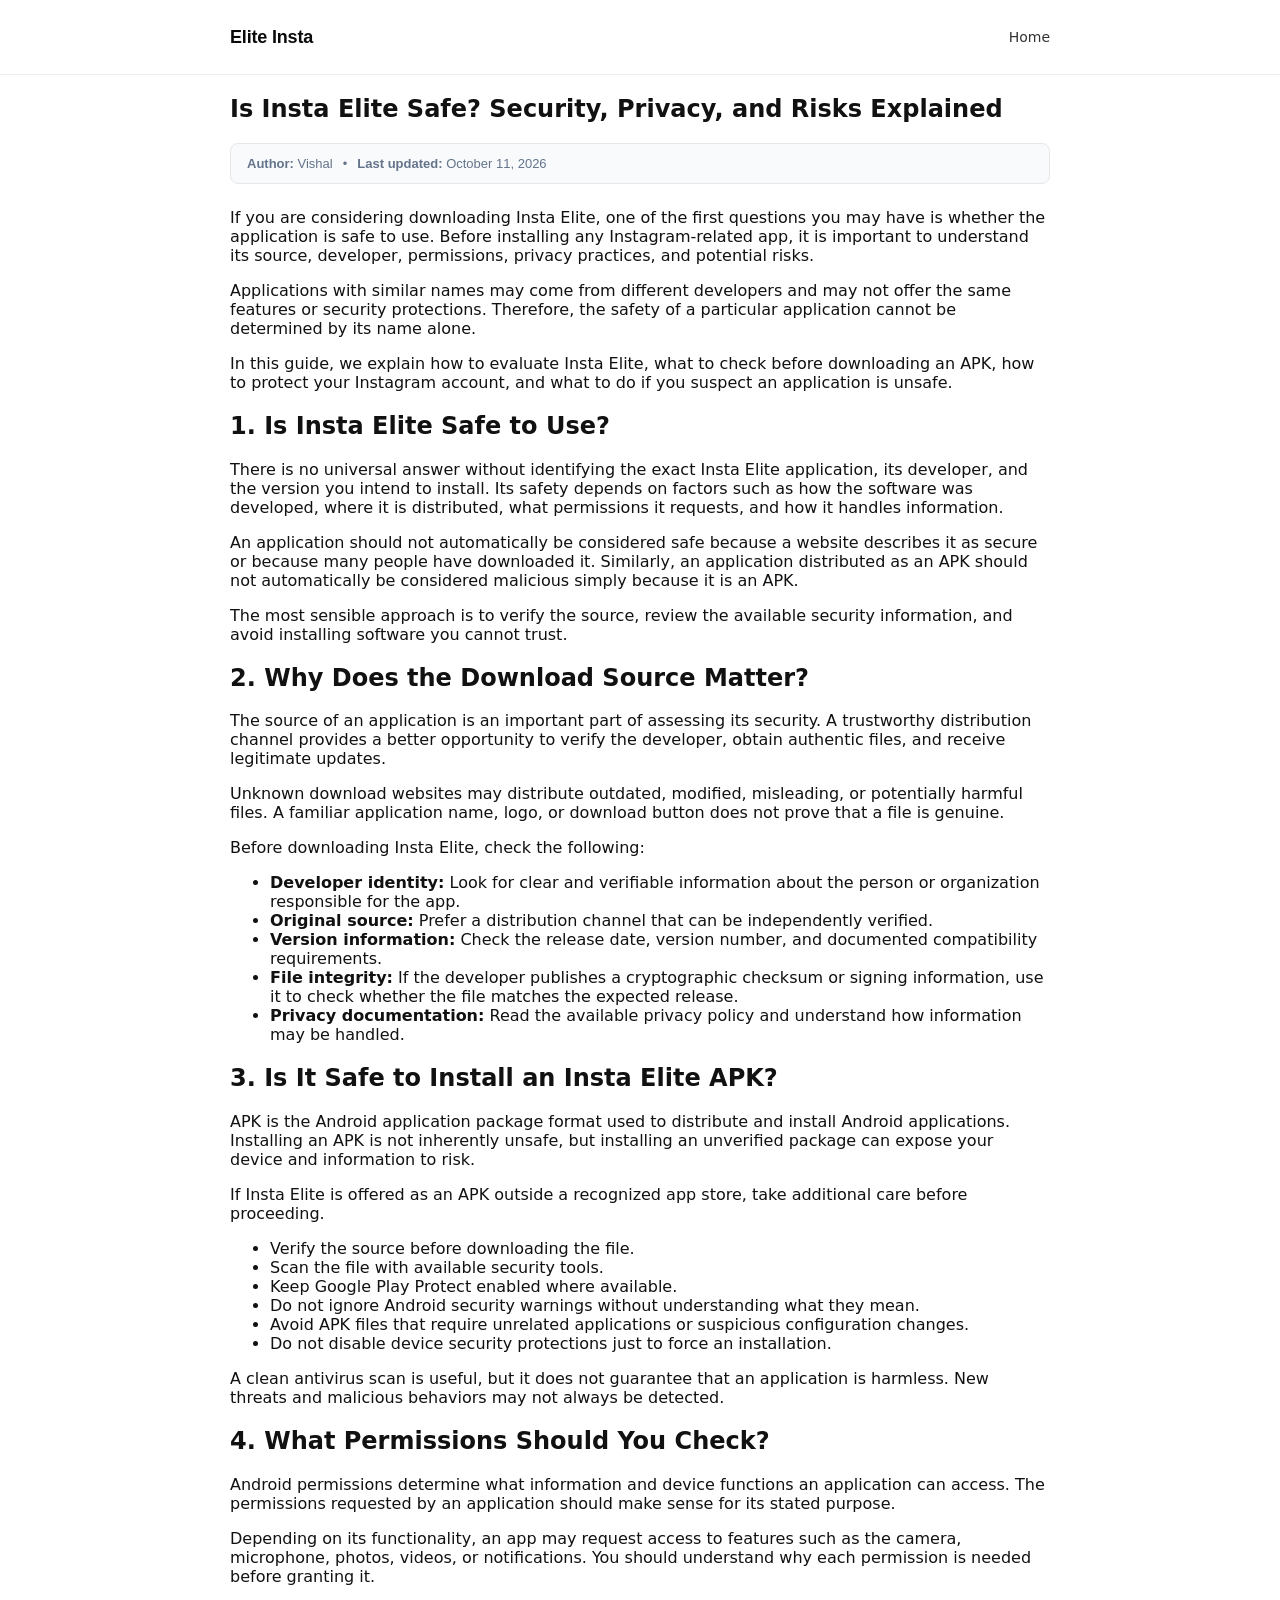
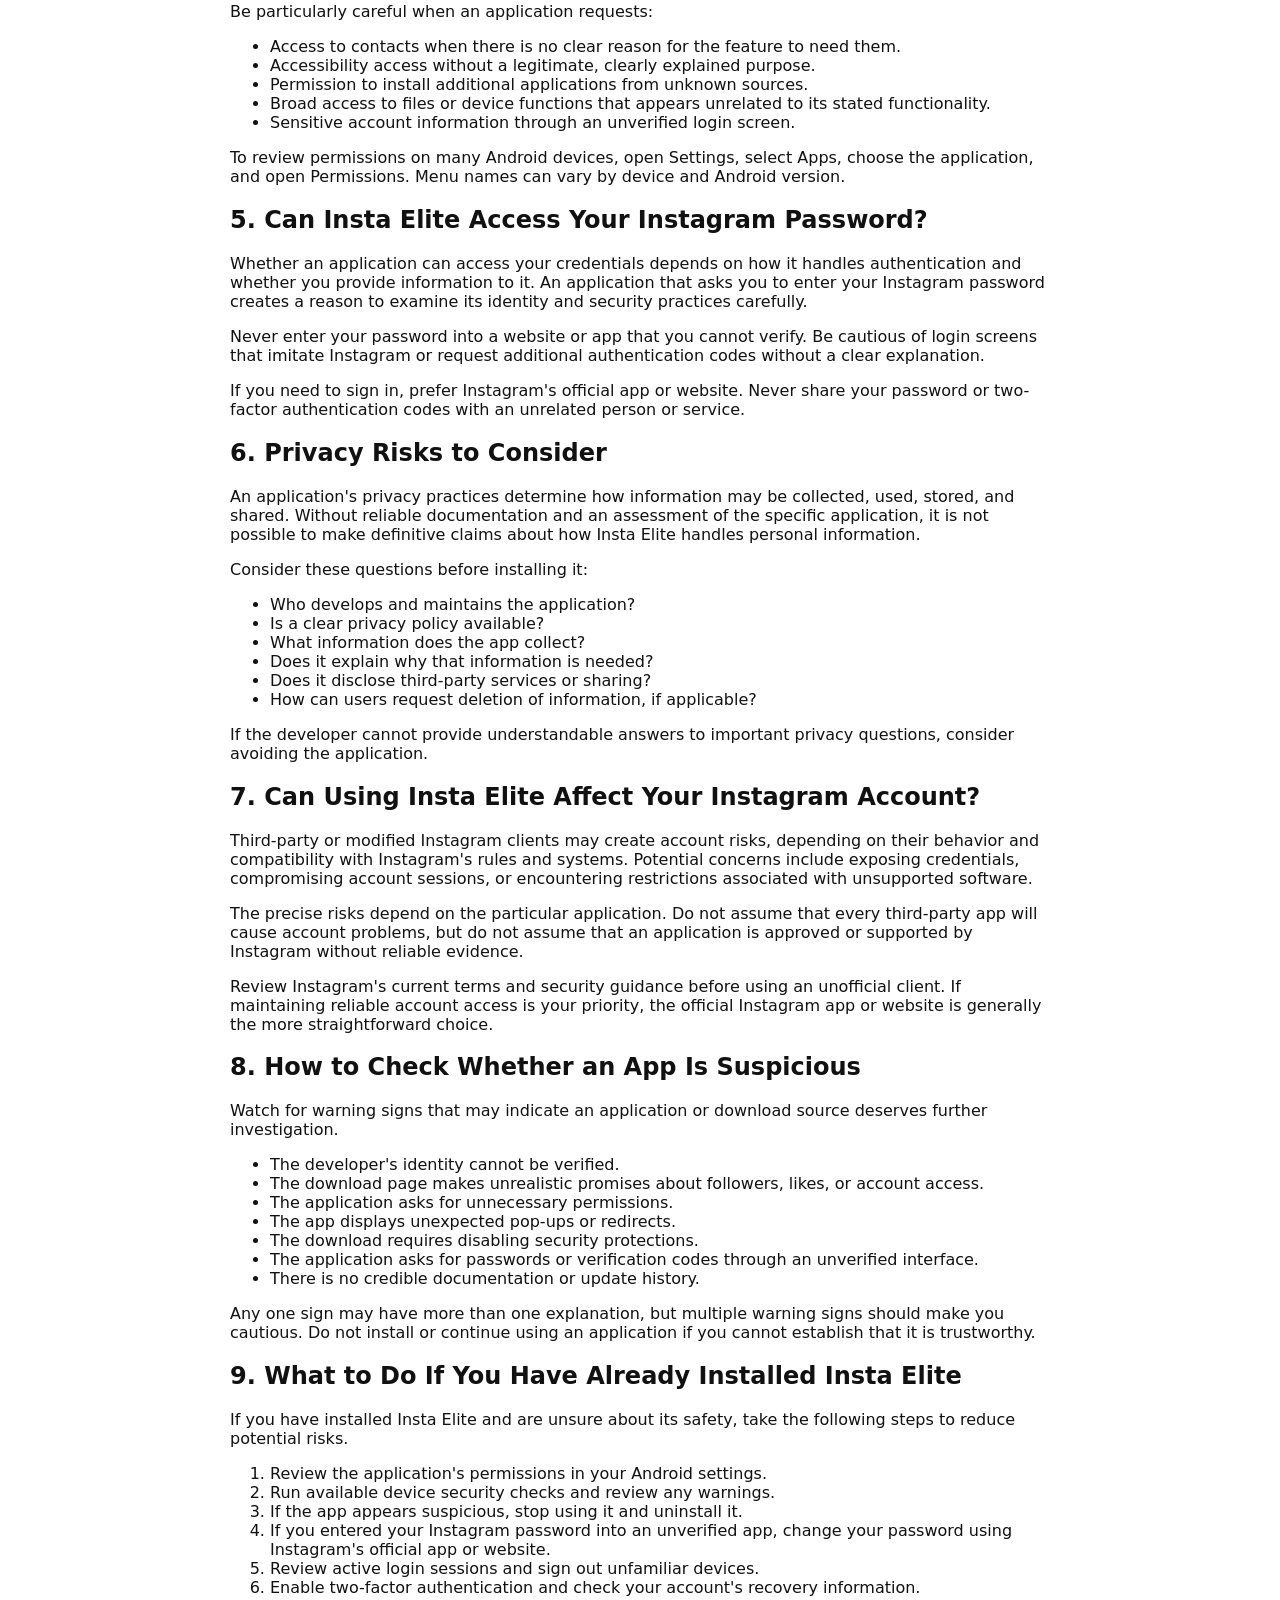
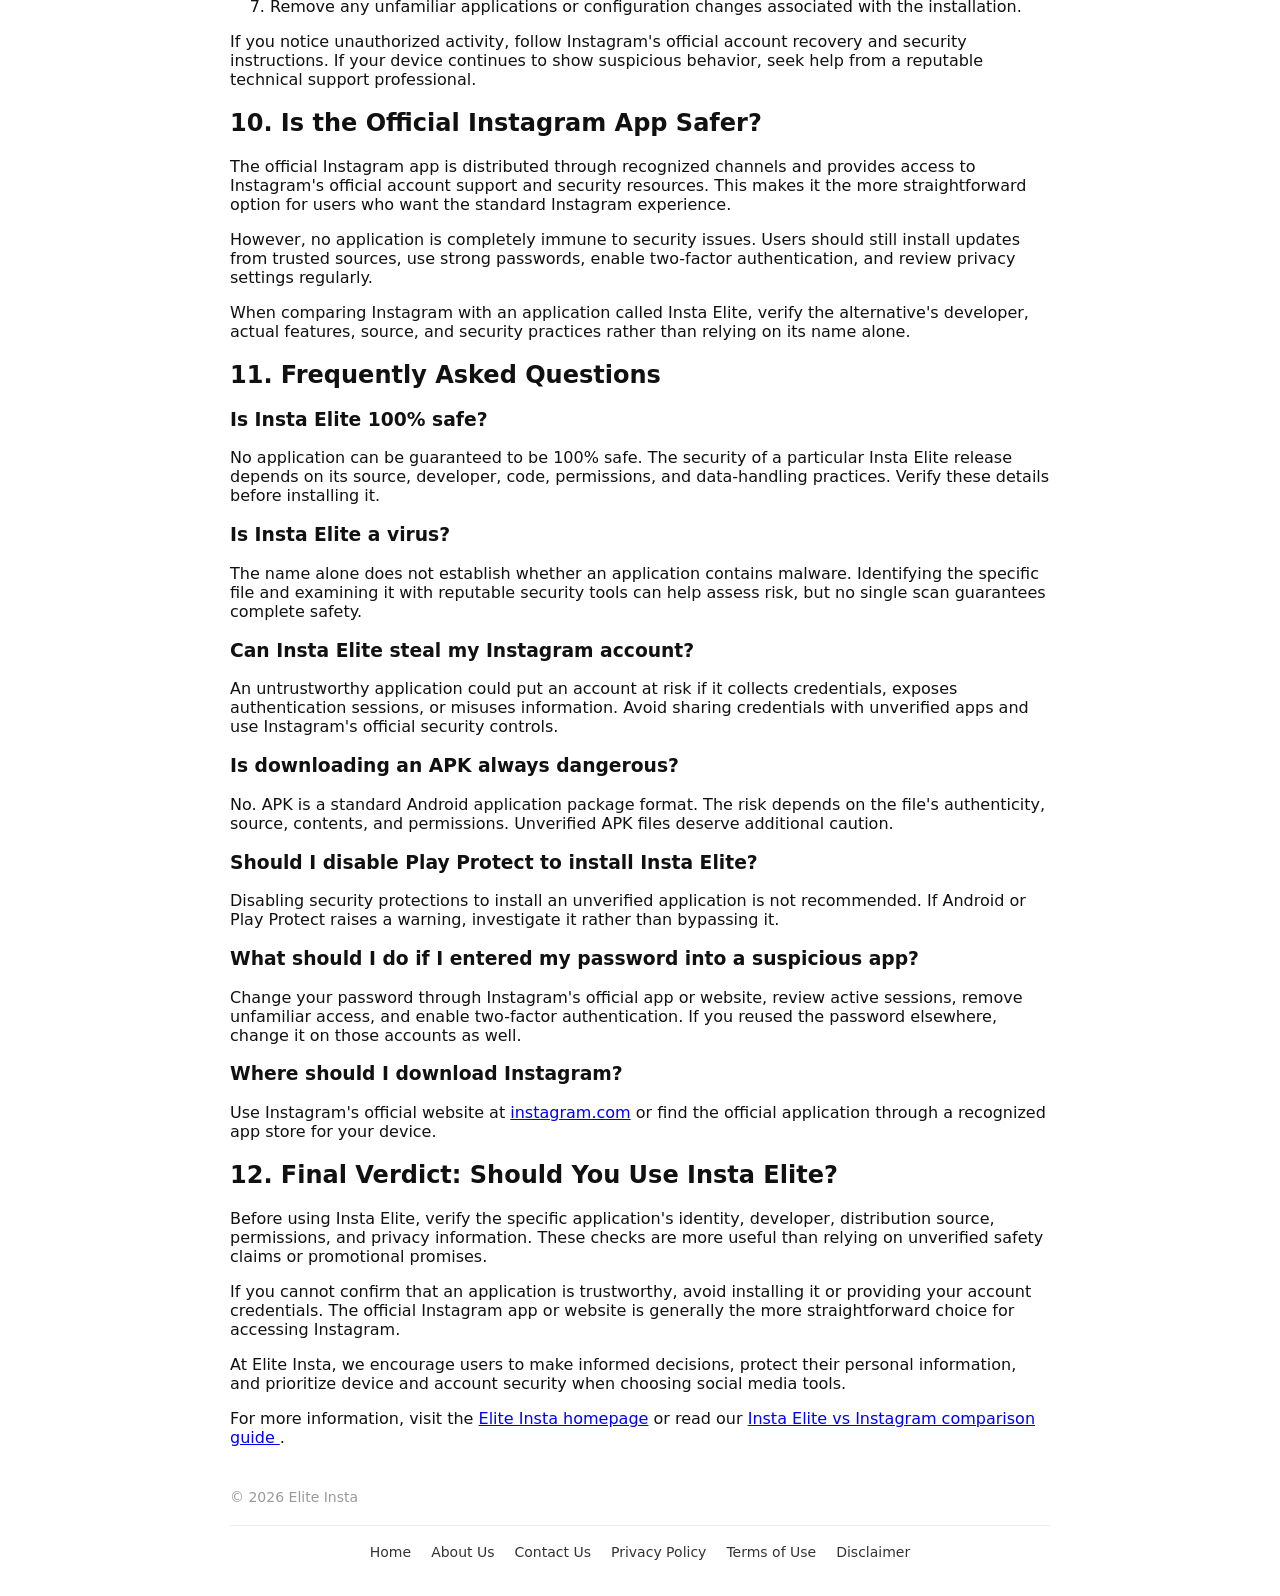
<file: blog/is-insta-elite-safe/index.html>
<!DOCTYPE html>
<html lang="en">
<head>
    <meta charset="UTF-8">
    <meta name="viewport" content="width=device-width, initial-scale=1.0">

    <title>Is Insta Elite Safe? Security, Privacy & Risks | Elite Insta</title>

    <meta name="description" content="Is Insta Elite safe to use? Learn about APK security, app permissions, privacy risks, account protection, installation precautions, and safer alternatives.">

    <meta name="robots" content="index,follow">

    <link rel="canonical" href="https://eliteinsta.in/blog/is-insta-elite-safe/">

    <meta property="og:type" content="article">
    <meta property="og:site_name" content="Elite Insta">
    <meta property="og:title" content="Is Insta Elite Safe? Security, Privacy and Risks">
    <meta property="og:description" content="Understand Insta Elite safety considerations, APK downloads, app permissions, account security, and ways to protect your personal information.">
    <meta property="og:url" content="https://eliteinsta.in/blog/is-insta-elite-safe/">
    <meta property="og:image" content="https://i.ibb.co/PGFfxmcG/file-000000007b808211ac3861fbcf60f358.png">

    <meta name="author" content="Vishal">

    <link rel="icon" href="https://i.ibb.co/PGFfxmcG/file-000000007b808211ac3861fbcf60f358.png">

    <link rel="stylesheet" href="/style.css?v=1.2">

<script async src="https://pagead2.googlesyndication.com/pagead/js/adsbygoogle.js?client=ca-pub-2427806654632777"
     crossorigin="anonymous"></script>
</head>

<body>

<header>
<div class="topbar">

    <div class="brand">
        <a href="/"
           style="text-decoration:none"
           aria-label="Elite Insta home">

            <span class="wordmark-text small">
                Elite Insta
            </span>

        </a>
    </div>

    <div class="verified">
        <a href="/">Home</a>
    </div>

</div>
</header>

<main>

<article class="blog-article">

    <h1>Is Insta Elite Safe? Security, Privacy, and Risks Explained</h1>

    <div class="article-meta">
        <span><strong>Author:</strong> Vishal</span>
        <span>•</span>
        <time datetime="2026-10-11">
            <strong>Last updated:</strong> October 11, 2026
        </time>
    </div>

    <p>
        If you are considering downloading Insta Elite, one
        of the first questions you may have is whether the
        application is safe to use. Before installing any
        Instagram-related app, it is important to understand
        its source, developer, permissions, privacy practices,
        and potential risks.
    </p>

    <p>
        Applications with similar names may come from different
        developers and may not offer the same features or
        security protections. Therefore, the safety of a
        particular application cannot be determined by its
        name alone.
    </p>

    <p>
        In this guide, we explain how to evaluate Insta Elite,
        what to check before downloading an APK, how to protect
        your Instagram account, and what to do if you suspect
        an application is unsafe.
    </p>

    <h2>1. Is Insta Elite Safe to Use?</h2>

    <p>
        There is no universal answer without identifying
        the exact Insta Elite application, its developer,
        and the version you intend to install. Its safety
        depends on factors such as how the software was
        developed, where it is distributed, what permissions
        it requests, and how it handles information.
    </p>

    <p>
        An application should not automatically be considered
        safe because a website describes it as secure or
        because many people have downloaded it. Similarly,
        an application distributed as an APK should not
        automatically be considered malicious simply because
        it is an APK.
    </p>

    <p>
        The most sensible approach is to verify the source,
        review the available security information, and avoid
        installing software you cannot trust.
    </p>

    <h2>2. Why Does the Download Source Matter?</h2>

    <p>
        The source of an application is an important part
        of assessing its security. A trustworthy distribution
        channel provides a better opportunity to verify the
        developer, obtain authentic files, and receive
        legitimate updates.
    </p>

    <p>
        Unknown download websites may distribute outdated,
        modified, misleading, or potentially harmful files.
        A familiar application name, logo, or download button
        does not prove that a file is genuine.
    </p>

    <p>Before downloading Insta Elite, check the following:</p>

    <ul>
        <li>
            <strong>Developer identity:</strong>
            Look for clear and verifiable information about
            the person or organization responsible for the app.
        </li>
        <li>
            <strong>Original source:</strong>
            Prefer a distribution channel that can be independently
            verified.
        </li>
        <li>
            <strong>Version information:</strong>
            Check the release date, version number, and documented
            compatibility requirements.
        </li>
        <li>
            <strong>File integrity:</strong>
            If the developer publishes a cryptographic checksum
            or signing information, use it to check whether
            the file matches the expected release.
        </li>
        <li>
            <strong>Privacy documentation:</strong>
            Read the available privacy policy and understand
            how information may be handled.
        </li>
    </ul>

    <h2>3. Is It Safe to Install an Insta Elite APK?</h2>

    <p>
        APK is the Android application package format used
        to distribute and install Android applications.
        Installing an APK is not inherently unsafe, but
        installing an unverified package can expose your
        device and information to risk.
    </p>

    <p>
        If Insta Elite is offered as an APK outside a
        recognized app store, take additional care before
        proceeding.
    </p>

    <ul>
        <li>
            Verify the source before downloading the file.
        </li>
        <li>
            Scan the file with available security tools.
        </li>
        <li>
            Keep Google Play Protect enabled where available.
        </li>
        <li>
            Do not ignore Android security warnings without
            understanding what they mean.
        </li>
        <li>
            Avoid APK files that require unrelated applications
            or suspicious configuration changes.
        </li>
        <li>
            Do not disable device security protections just
            to force an installation.
        </li>
    </ul>

    <p>
        A clean antivirus scan is useful, but it does not
        guarantee that an application is harmless. New
        threats and malicious behaviors may not always
        be detected.
    </p>

    <h2>4. What Permissions Should You Check?</h2>

    <p>
        Android permissions determine what information and
        device functions an application can access. The
        permissions requested by an application should
        make sense for its stated purpose.
    </p>

    <p>
        Depending on its functionality, an app may request
        access to features such as the camera, microphone,
        photos, videos, or notifications. You should
        understand why each permission is needed before
        granting it.
    </p>

    <p>Be particularly careful when an application requests:</p>

    <ul>
        <li>
            Access to contacts when there is no clear reason
            for the feature to need them.
        </li>
        <li>
            Accessibility access without a legitimate,
            clearly explained purpose.
        </li>
        <li>
            Permission to install additional applications
            from unknown sources.
        </li>
        <li>
            Broad access to files or device functions that
            appears unrelated to its stated functionality.
        </li>
        <li>
            Sensitive account information through an
            unverified login screen.
        </li>
    </ul>

    <p>
        To review permissions on many Android devices,
        open Settings, select Apps, choose the application,
        and open Permissions. Menu names can vary by
        device and Android version.
    </p>

    <h2>5. Can Insta Elite Access Your Instagram Password?</h2>

    <p>
        Whether an application can access your credentials
        depends on how it handles authentication and whether
        you provide information to it. An application that
        asks you to enter your Instagram password creates
        a reason to examine its identity and security
        practices carefully.
    </p>

    <p>
        Never enter your password into a website or app
        that you cannot verify. Be cautious of login screens
        that imitate Instagram or request additional
        authentication codes without a clear explanation.
    </p>

    <p>
        If you need to sign in, prefer Instagram's official
        app or website. Never share your password or
        two-factor authentication codes with an unrelated
        person or service.
    </p>

    <h2>6. Privacy Risks to Consider</h2>

    <p>
        An application's privacy practices determine how
        information may be collected, used, stored, and
        shared. Without reliable documentation and an
        assessment of the specific application, it is not
        possible to make definitive claims about how
        Insta Elite handles personal information.
    </p>

    <p>Consider these questions before installing it:</p>

    <ul>
        <li>Who develops and maintains the application?</li>
        <li>Is a clear privacy policy available?</li>
        <li>What information does the app collect?</li>
        <li>Does it explain why that information is needed?</li>
        <li>Does it disclose third-party services or sharing?</li>
        <li>How can users request deletion of information, if applicable?</li>
    </ul>

    <p>
        If the developer cannot provide understandable answers
        to important privacy questions, consider avoiding
        the application.
    </p>

    <h2>7. Can Using Insta Elite Affect Your Instagram Account?</h2>

    <p>
        Third-party or modified Instagram clients may create
        account risks, depending on their behavior and
        compatibility with Instagram's rules and systems.
        Potential concerns include exposing credentials,
        compromising account sessions, or encountering
        restrictions associated with unsupported software.
    </p>

    <p>
        The precise risks depend on the particular application.
        Do not assume that every third-party app will cause
        account problems, but do not assume that an
        application is approved or supported by Instagram
        without reliable evidence.
    </p>

    <p>
        Review Instagram's current terms and security
        guidance before using an unofficial client.
        If maintaining reliable account access is your
        priority, the official Instagram app or website
        is generally the more straightforward choice.
    </p>

    <h2>8. How to Check Whether an App Is Suspicious</h2>

    <p>
        Watch for warning signs that may indicate an
        application or download source deserves further
        investigation.
    </p>

    <ul>
        <li>
            The developer's identity cannot be verified.
        </li>
        <li>
            The download page makes unrealistic promises
            about followers, likes, or account access.
        </li>
        <li>
            The application asks for unnecessary permissions.
        </li>
        <li>
            The app displays unexpected pop-ups or redirects.
        </li>
        <li>
            The download requires disabling security protections.
        </li>
        <li>
            The application asks for passwords or verification
            codes through an unverified interface.
        </li>
        <li>
            There is no credible documentation or update history.
        </li>
    </ul>

    <p>
        Any one sign may have more than one explanation,
        but multiple warning signs should make you cautious.
        Do not install or continue using an application
        if you cannot establish that it is trustworthy.
    </p>

    <h2>9. What to Do If You Have Already Installed Insta Elite</h2>

    <p>
        If you have installed Insta Elite and are unsure
        about its safety, take the following steps to
        reduce potential risks.
    </p>

    <ol>
        <li>
            Review the application's permissions in
            your Android settings.
        </li>
        <li>
            Run available device security checks and
            review any warnings.
        </li>
        <li>
            If the app appears suspicious, stop using it
            and uninstall it.
        </li>
        <li>
            If you entered your Instagram password into
            an unverified app, change your password using
            Instagram's official app or website.
        </li>
        <li>
            Review active login sessions and sign out
            unfamiliar devices.
        </li>
        <li>
            Enable two-factor authentication and check
            your account's recovery information.
        </li>
        <li>
            Remove any unfamiliar applications or
            configuration changes associated with the
            installation.
        </li>
    </ol>

    <p>
        If you notice unauthorized activity, follow
        Instagram's official account recovery and
        security instructions. If your device continues
        to show suspicious behavior, seek help from
        a reputable technical support professional.
    </p>

    <h2>10. Is the Official Instagram App Safer?</h2>

    <p>
        The official Instagram app is distributed through
        recognized channels and provides access to
        Instagram's official account support and security
        resources. This makes it the more straightforward
        option for users who want the standard Instagram
        experience.
    </p>

    <p>
        However, no application is completely immune
        to security issues. Users should still install
        updates from trusted sources, use strong passwords,
        enable two-factor authentication, and review
        privacy settings regularly.
    </p>

    <p>
        When comparing Instagram with an application
        called Insta Elite, verify the alternative's
        developer, actual features, source, and security
        practices rather than relying on its name alone.
    </p>

    <h2>11. Frequently Asked Questions</h2>

    <h3>Is Insta Elite 100% safe?</h3>

    <p>
        No application can be guaranteed to be 100% safe.
        The security of a particular Insta Elite release
        depends on its source, developer, code, permissions,
        and data-handling practices. Verify these details
        before installing it.
    </p>

    <h3>Is Insta Elite a virus?</h3>

    <p>
        The name alone does not establish whether an
        application contains malware. Identifying the
        specific file and examining it with reputable
        security tools can help assess risk, but no single
        scan guarantees complete safety.
    </p>

    <h3>Can Insta Elite steal my Instagram account?</h3>

    <p>
        An untrustworthy application could put an account
        at risk if it collects credentials, exposes
        authentication sessions, or misuses information.
        Avoid sharing credentials with unverified apps
        and use Instagram's official security controls.
    </p>

    <h3>Is downloading an APK always dangerous?</h3>

    <p>
        No. APK is a standard Android application package
        format. The risk depends on the file's authenticity,
        source, contents, and permissions. Unverified APK
        files deserve additional caution.
    </p>

    <h3>Should I disable Play Protect to install Insta Elite?</h3>

    <p>
        Disabling security protections to install an
        unverified application is not recommended.
        If Android or Play Protect raises a warning,
        investigate it rather than bypassing it.
    </p>

    <h3>What should I do if I entered my password into a suspicious app?</h3>

    <p>
        Change your password through Instagram's official
        app or website, review active sessions, remove
        unfamiliar access, and enable two-factor
        authentication. If you reused the password
        elsewhere, change it on those accounts as well.
    </p>

    <h3>Where should I download Instagram?</h3>

    <p>
        Use Instagram's official website at
        <a href="https://www.instagram.com/">instagram.com</a>
        or find the official application through a
        recognized app store for your device.
    </p>

    <h2>12. Final Verdict: Should You Use Insta Elite?</h2>

    <p>
        Before using Insta Elite, verify the specific
        application's identity, developer, distribution
        source, permissions, and privacy information.
        These checks are more useful than relying on
        unverified safety claims or promotional promises.
    </p>

    <p>
        If you cannot confirm that an application is
        trustworthy, avoid installing it or providing
        your account credentials. The official Instagram
        app or website is generally the more straightforward
        choice for accessing Instagram.
    </p>

    <p>
        At Elite Insta, we encourage users to make informed
        decisions, protect their personal information,
        and prioritize device and account security when
        choosing social media tools.
    </p>

    <p>
        For more information, visit the
        <a href="/">Elite Insta homepage</a>
        or read our
        <a href="/blog/insta-elite-vs-instagram/">
            Insta Elite vs Instagram comparison guide
        </a>.
    </p>

</article>

</main>

<footer class="site-footer">
    <div class="footer-top">
        <span>© 2026 Elite Insta</span>
    </div>

    <nav class="footer-links" aria-label="Footer navigation">
        <a href="/">Home</a>
        <a href="/about-us/">About Us</a>
        <a href="/contact/">Contact Us</a>
        <a href="/privacy-policy/">Privacy Policy</a>
        <a href="/terms-of-use/">Terms of Use</a>
        <a href="/disclaimer/">Disclaimer</a>
    </nav>
</footer>

</body>
</html>
</file>
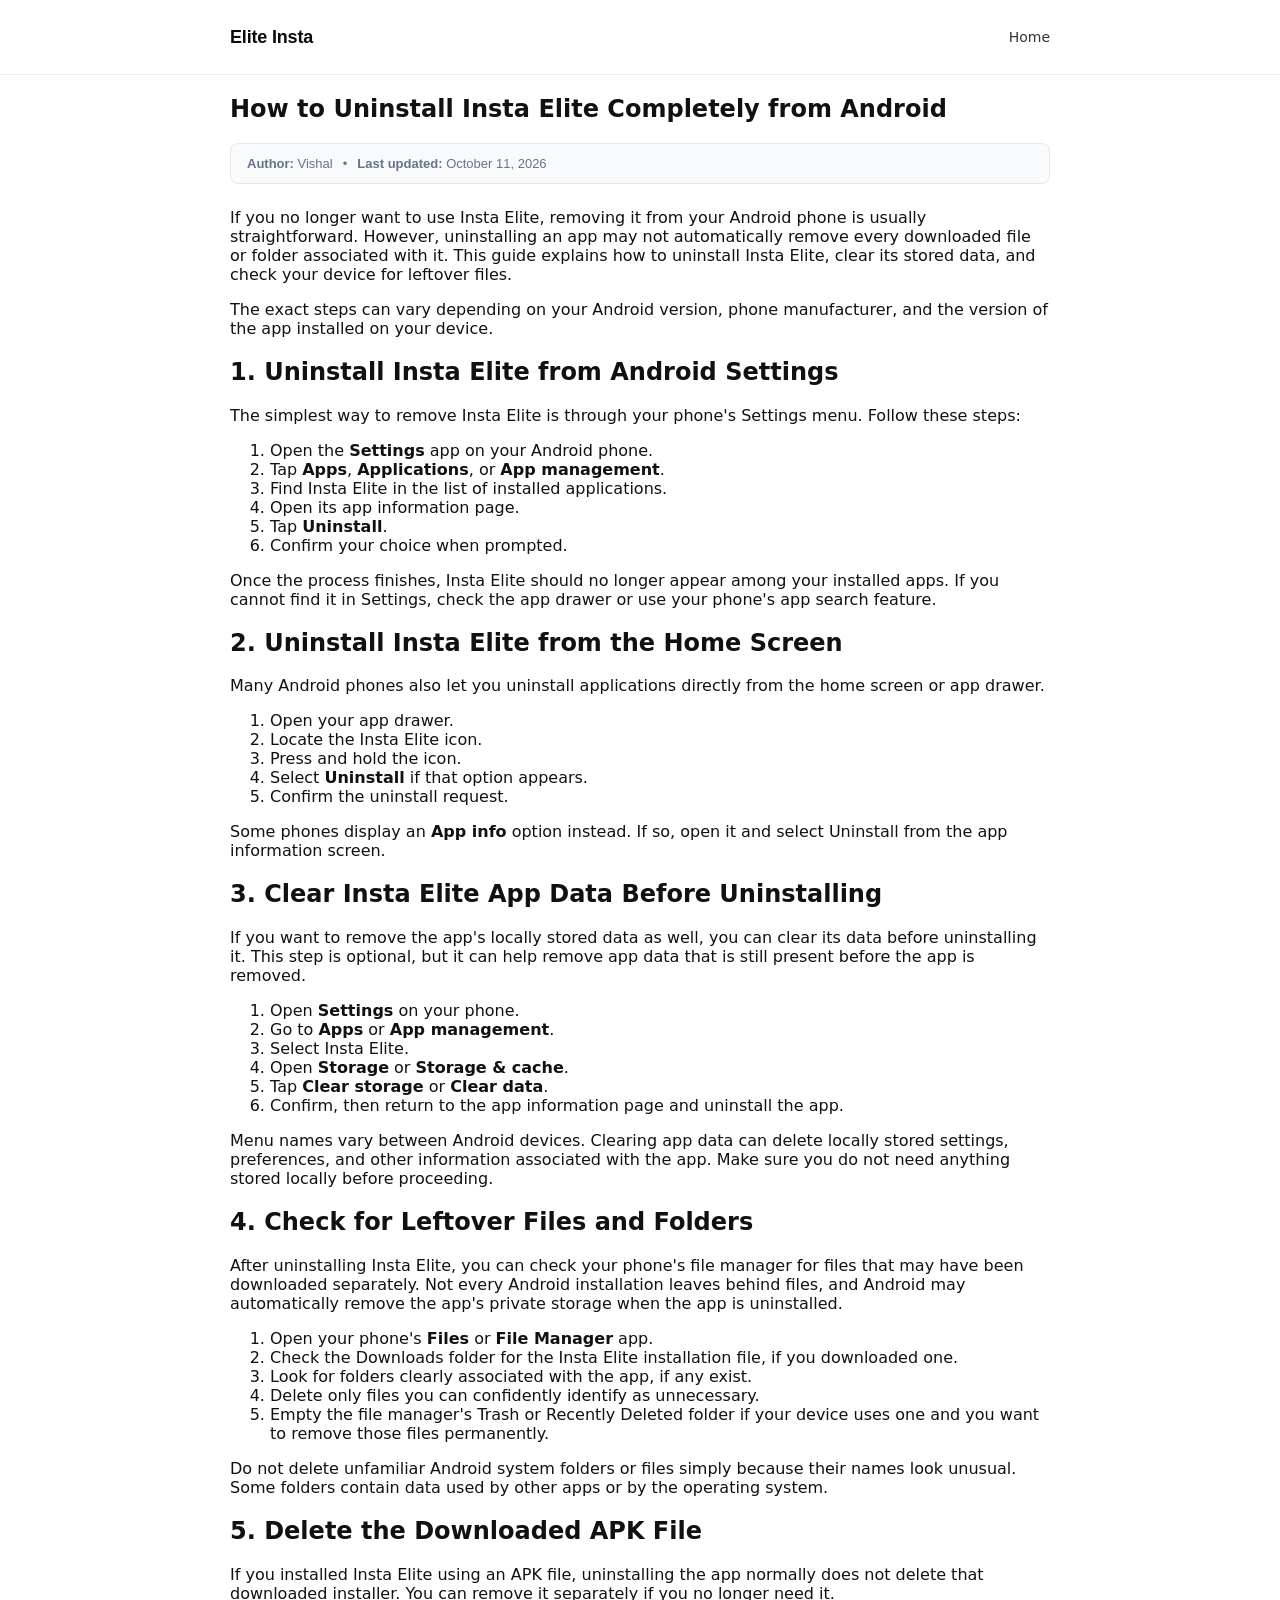
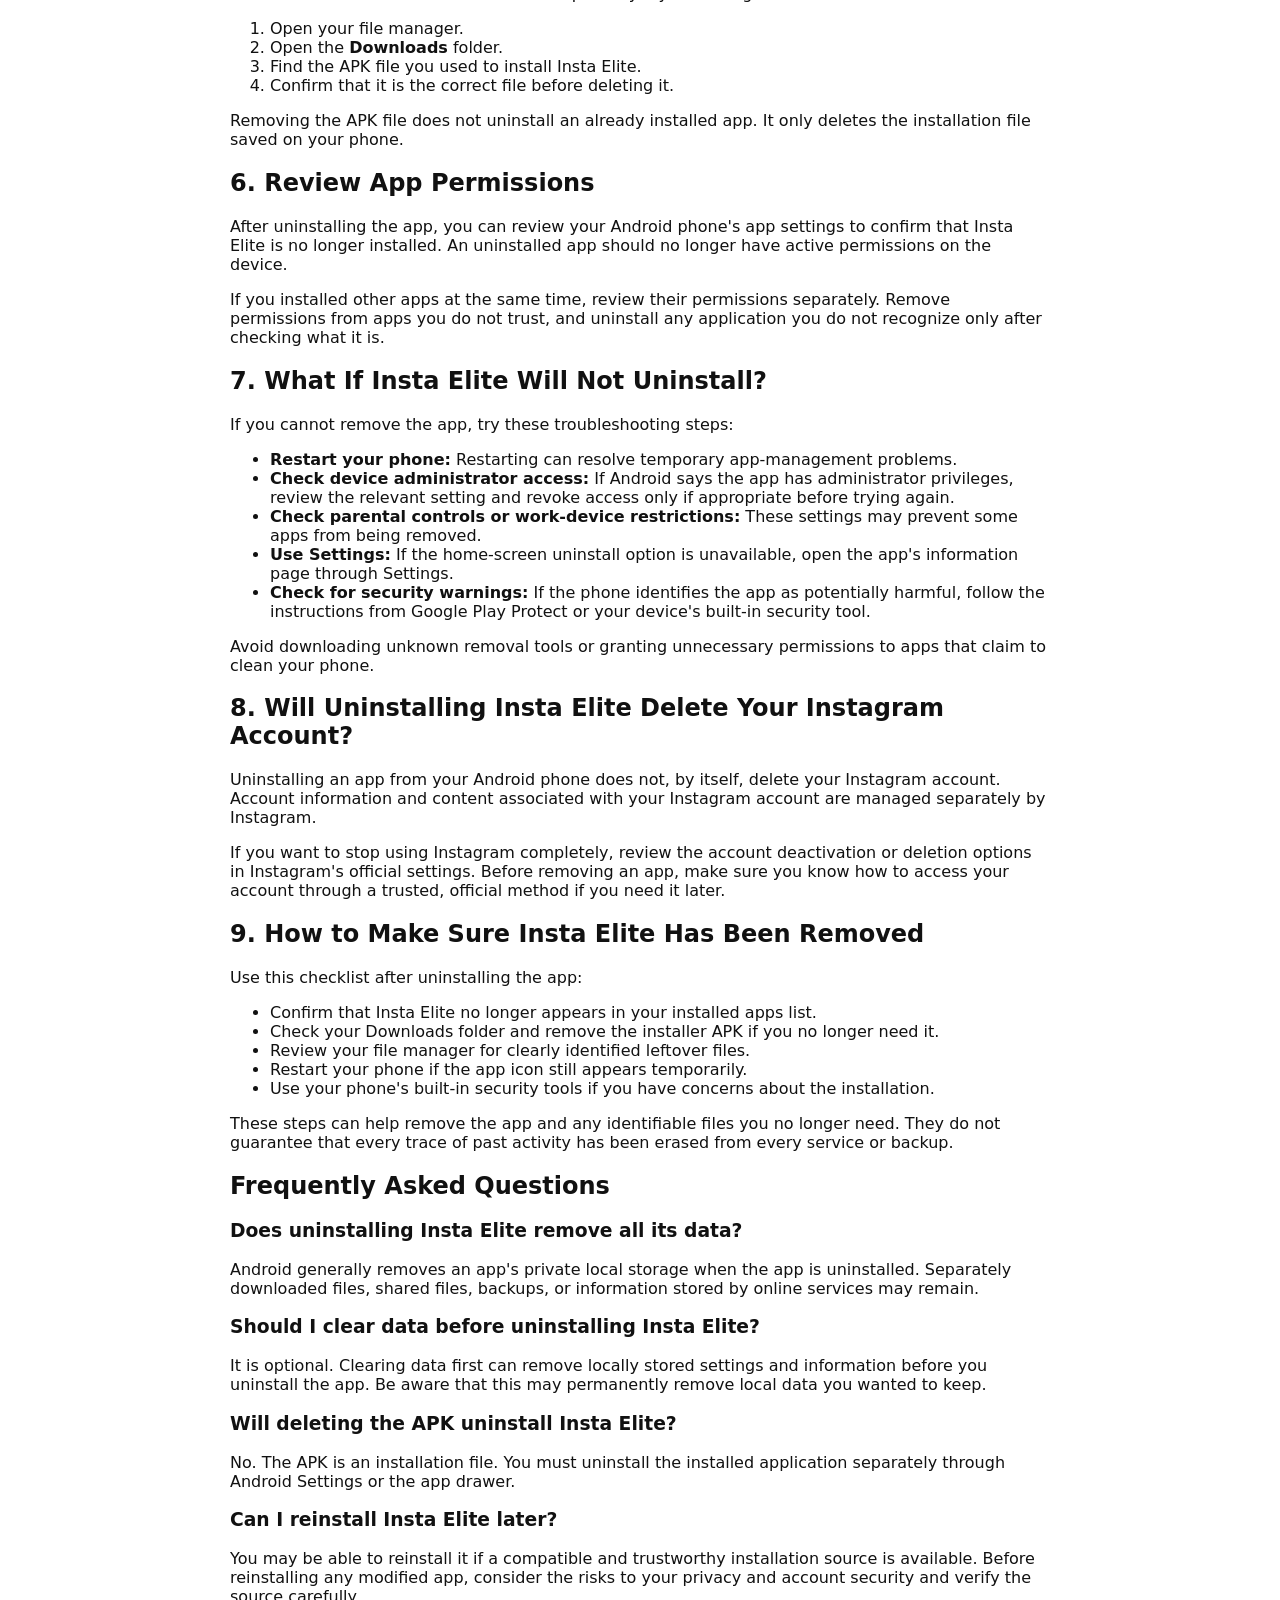
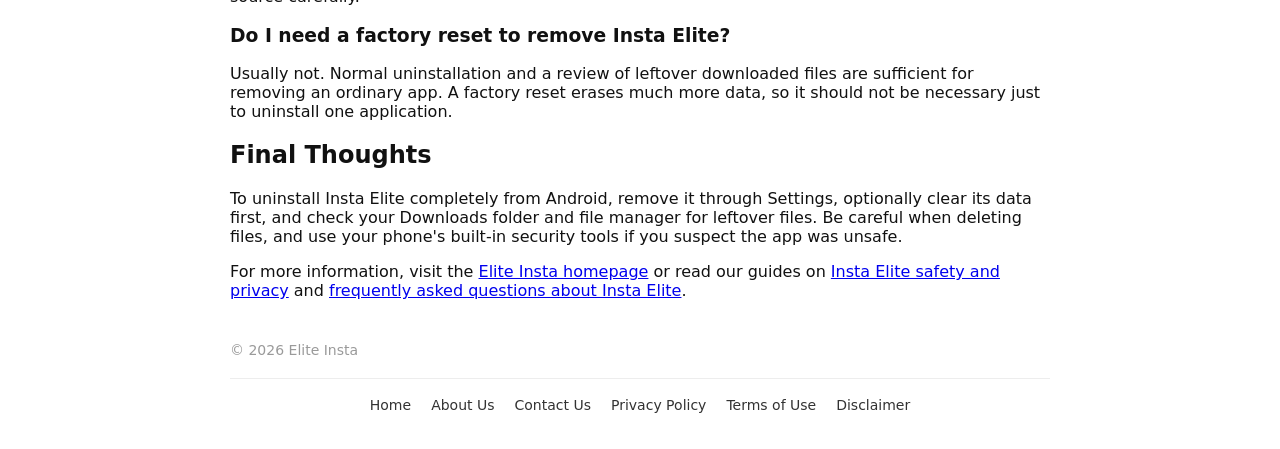
<file: blog/uninstall-insta-elite-android/index.html>
<!DOCTYPE html>
<html lang="en">
<head>
    <meta charset="UTF-8">
    <meta name="viewport" content="width=device-width, initial-scale=1.0">

    <title>Is Insta Elite Safe? Security, Privacy & Risks | Elite Insta</title>

    <meta name="description" content="Is Insta Elite safe to use? Learn about APK security, app permissions, privacy risks, account protection, installation precautions, and safer alternatives.">

    <meta name="robots" content="index,follow">

    <link rel="canonical" href="https://eliteinsta.in/blog/is-insta-elite-safe/">

    <meta property="og:type" content="article">
    <meta property="og:site_name" content="Elite Insta">
    <meta property="og:title" content="Is Insta Elite Safe? Security, Privacy and Risks">
    <meta property="og:description" content="Understand Insta Elite safety considerations, APK downloads, app permissions, account security, and ways to protect your personal information.">
    <meta property="og:url" content="https://eliteinsta.in/blog/is-insta-elite-safe/">
    <meta property="og:image" content="https://i.ibb.co/PGFfxmcG/file-000000007b808211ac3861fbcf60f358.png">

    <meta name="author" content="Vishal">

    <link rel="icon" href="https://i.ibb.co/PGFfxmcG/file-000000007b808211ac3861fbcf60f358.png">

    <link rel="stylesheet" href="/style.css?v=1.2">

<script async src="https://pagead2.googlesyndication.com/pagead/js/adsbygoogle.js?client=ca-pub-2427806654632777"
     crossorigin="anonymous"></script>
</head>

<body>

<header>
<div class="topbar">

    <div class="brand">
        <a href="/"
           style="text-decoration:none"
           aria-label="Elite Insta home">

            <span class="wordmark-text small">
                Elite Insta
            </span>

        </a>
    </div>

    <div class="verified">
        <a href="/">Home</a>
    </div>

</div>
</header>

<main>

<article class="blog-article">

        <h1>How to Uninstall Insta Elite Completely from Android</h1>

    <div class="article-meta">
        <span><strong>Author:</strong> Vishal</span>
        <span>•</span>
        <time datetime="2026-10-11">
            <strong>Last updated:</strong> October 11, 2026
        </time>
    </div>

        <p>
            If you no longer want to use Insta Elite, removing it from your Android
            phone is usually straightforward. However, uninstalling an app may not
            automatically remove every downloaded file or folder associated with it.
            This guide explains how to uninstall Insta Elite, clear its stored data,
            and check your device for leftover files.
        </p>

        <p>
            The exact steps can vary depending on your Android version, phone
            manufacturer, and the version of the app installed on your device.
        </p>

        <h2>1. Uninstall Insta Elite from Android Settings</h2>

        <p>
            The simplest way to remove Insta Elite is through your phone's Settings
            menu. Follow these steps:
        </p>

        <ol>
            <li>Open the <strong>Settings</strong> app on your Android phone.</li>
            <li>Tap <strong>Apps</strong>, <strong>Applications</strong>, or <strong>App management</strong>.</li>
            <li>Find Insta Elite in the list of installed applications.</li>
            <li>Open its app information page.</li>
            <li>Tap <strong>Uninstall</strong>.</li>
            <li>Confirm your choice when prompted.</li>
        </ol>

        <p>
            Once the process finishes, Insta Elite should no longer appear among
            your installed apps. If you cannot find it in Settings, check the app
            drawer or use your phone's app search feature.
        </p>

        <h2>2. Uninstall Insta Elite from the Home Screen</h2>

        <p>
            Many Android phones also let you uninstall applications directly from
            the home screen or app drawer.
        </p>

        <ol>
            <li>Open your app drawer.</li>
            <li>Locate the Insta Elite icon.</li>
            <li>Press and hold the icon.</li>
            <li>Select <strong>Uninstall</strong> if that option appears.</li>
            <li>Confirm the uninstall request.</li>
        </ol>

        <p>
            Some phones display an <strong>App info</strong> option instead. If so,
            open it and select Uninstall from the app information screen.
        </p>

        <h2>3. Clear Insta Elite App Data Before Uninstalling</h2>

        <p>
            If you want to remove the app's locally stored data as well, you can
            clear its data before uninstalling it. This step is optional, but it
            can help remove app data that is still present before the app is removed.
        </p>

        <ol>
            <li>Open <strong>Settings</strong> on your phone.</li>
            <li>Go to <strong>Apps</strong> or <strong>App management</strong>.</li>
            <li>Select Insta Elite.</li>
            <li>Open <strong>Storage</strong> or <strong>Storage &amp; cache</strong>.</li>
            <li>Tap <strong>Clear storage</strong> or <strong>Clear data</strong>.</li>
            <li>Confirm, then return to the app information page and uninstall the app.</li>
        </ol>

        <p>
            Menu names vary between Android devices. Clearing app data can delete
            locally stored settings, preferences, and other information associated
            with the app. Make sure you do not need anything stored locally before
            proceeding.
        </p>

        <h2>4. Check for Leftover Files and Folders</h2>

        <p>
            After uninstalling Insta Elite, you can check your phone's file manager
            for files that may have been downloaded separately. Not every Android
            installation leaves behind files, and Android may automatically remove
            the app's private storage when the app is uninstalled.
        </p>

        <ol>
            <li>Open your phone's <strong>Files</strong> or <strong>File Manager</strong> app.</li>
            <li>Check the Downloads folder for the Insta Elite installation file, if you downloaded one.</li>
            <li>Look for folders clearly associated with the app, if any exist.</li>
            <li>Delete only files you can confidently identify as unnecessary.</li>
            <li>Empty the file manager's Trash or Recently Deleted folder if your device uses one and you want to remove those files permanently.</li>
        </ol>

        <p>
            Do not delete unfamiliar Android system folders or files simply because
            their names look unusual. Some folders contain data used by other apps
            or by the operating system.
        </p>

        <h2>5. Delete the Downloaded APK File</h2>

        <p>
            If you installed Insta Elite using an APK file, uninstalling the app
            normally does not delete that downloaded installer. You can remove it
            separately if you no longer need it.
        </p>

        <ol>
            <li>Open your file manager.</li>
            <li>Open the <strong>Downloads</strong> folder.</li>
            <li>Find the APK file you used to install Insta Elite.</li>
            <li>Confirm that it is the correct file before deleting it.</li>
        </ol>

        <p>
            Removing the APK file does not uninstall an already installed app.
            It only deletes the installation file saved on your phone.
        </p>

        <h2>6. Review App Permissions</h2>

        <p>
            After uninstalling the app, you can review your Android phone's app
            settings to confirm that Insta Elite is no longer installed. An
            uninstalled app should no longer have active permissions on the device.
        </p>

        <p>
            If you installed other apps at the same time, review their permissions
            separately. Remove permissions from apps you do not trust, and uninstall
            any application you do not recognize only after checking what it is.
        </p>

        <h2>7. What If Insta Elite Will Not Uninstall?</h2>

        <p>
            If you cannot remove the app, try these troubleshooting steps:
        </p>

        <ul>
            <li><strong>Restart your phone:</strong> Restarting can resolve temporary app-management problems.</li>
            <li><strong>Check device administrator access:</strong> If Android says the app has administrator privileges, review the relevant setting and revoke access only if appropriate before trying again.</li>
            <li><strong>Check parental controls or work-device restrictions:</strong> These settings may prevent some apps from being removed.</li>
            <li><strong>Use Settings:</strong> If the home-screen uninstall option is unavailable, open the app's information page through Settings.</li>
            <li><strong>Check for security warnings:</strong> If the phone identifies the app as potentially harmful, follow the instructions from Google Play Protect or your device's built-in security tool.</li>
        </ul>

        <p>
            Avoid downloading unknown removal tools or granting unnecessary
            permissions to apps that claim to clean your phone.
        </p>

        <h2>8. Will Uninstalling Insta Elite Delete Your Instagram Account?</h2>

        <p>
            Uninstalling an app from your Android phone does not, by itself, delete
            your Instagram account. Account information and content associated with
            your Instagram account are managed separately by Instagram.
        </p>

        <p>
            If you want to stop using Instagram completely, review the account
            deactivation or deletion options in Instagram's official settings.
            Before removing an app, make sure you know how to access your account
            through a trusted, official method if you need it later.
        </p>

        <h2>9. How to Make Sure Insta Elite Has Been Removed</h2>

        <p>
            Use this checklist after uninstalling the app:
        </p>

        <ul>
            <li>Confirm that Insta Elite no longer appears in your installed apps list.</li>
            <li>Check your Downloads folder and remove the installer APK if you no longer need it.</li>
            <li>Review your file manager for clearly identified leftover files.</li>
            <li>Restart your phone if the app icon still appears temporarily.</li>
            <li>Use your phone's built-in security tools if you have concerns about the installation.</li>
        </ul>

        <p>
            These steps can help remove the app and any identifiable files you no
            longer need. They do not guarantee that every trace of past activity has
            been erased from every service or backup.
        </p>

        <h2>Frequently Asked Questions</h2>

        <h3>Does uninstalling Insta Elite remove all its data?</h3>
        <p>
            Android generally removes an app's private local storage when the app
            is uninstalled. Separately downloaded files, shared files, backups, or
            information stored by online services may remain.
        </p>

        <h3>Should I clear data before uninstalling Insta Elite?</h3>
        <p>
            It is optional. Clearing data first can remove locally stored settings
            and information before you uninstall the app. Be aware that this may
            permanently remove local data you wanted to keep.
        </p>

        <h3>Will deleting the APK uninstall Insta Elite?</h3>
        <p>
            No. The APK is an installation file. You must uninstall the installed
            application separately through Android Settings or the app drawer.
        </p>

        <h3>Can I reinstall Insta Elite later?</h3>
        <p>
            You may be able to reinstall it if a compatible and trustworthy
            installation source is available. Before reinstalling any modified app,
            consider the risks to your privacy and account security and verify the
            source carefully.
        </p>

        <h3>Do I need a factory reset to remove Insta Elite?</h3>
        <p>
            Usually not. Normal uninstallation and a review of leftover downloaded
            files are sufficient for removing an ordinary app. A factory reset
            erases much more data, so it should not be necessary just to uninstall
            one application.
        </p>

        <h2>Final Thoughts</h2>

        <p>
            To uninstall Insta Elite completely from Android, remove it through
            Settings, optionally clear its data first, and check your Downloads
            folder and file manager for leftover files. Be careful when deleting
            files, and use your phone's built-in security tools if you suspect the
            app was unsafe.
        </p>

        <p>
            For more information, visit the <a href="/">Elite Insta homepage</a>
            or read our guides on
            <a href="/blog/is-insta-elite-safe/">Insta Elite safety and privacy</a>
            and
            <a href="/blog/insta-elite-faqs/">frequently asked questions about Insta Elite</a>.
        </p>

    </article>

</main>

<footer class="site-footer">
    <div class="footer-top">
        <span>© 2026 Elite Insta</span>
    </div>

    <nav class="footer-links" aria-label="Footer navigation">
        <a href="/">Home</a>
        <a href="/about-us/">About Us</a>
        <a href="/contact/">Contact Us</a>
        <a href="/privacy-policy/">Privacy Policy</a>
        <a href="/terms-of-use/">Terms of Use</a>
        <a href="/disclaimer/">Disclaimer</a>
    </nav>
</footer>

</body>
</html>
</file>
<file: style.css>
*{box-sizing:border-box}

html{
  scroll-behavior:smooth
}

body{
  margin:0;
  min-height:100vh;
  overflow-x:hidden;
  background:#ffffff;
  color:#111111;
  font-family:Inter,system-ui,-apple-system,"Segoe UI",sans-serif;
  -webkit-font-smoothing:antialiased
}

.orange{color:#ff6a1a}

.topbar{
  width:min(820px,calc(100% - 40px));
  height:74px;
  margin:auto;
  display:flex;
  align-items:center;
  justify-content:space-between;
}

header {
    border-bottom: 1px solid #eeeeee;
    width: 100%;
}

.brand{
  display:flex;
  align-items:center;
  gap:10px
}

.verified{
  display:flex;
  align-items:center;
  gap:6px;
  font-size:12px;
  color:#6b6b6b
}

.verified i{
  width:15px;
  height:15px;
  border-radius:50%;
  background:#ff6a1a;
  display:grid;
  place-items:center;
  font-style:normal;
  font-size:10px;
  color:#fff;
  font-weight:700
}

main{
  width:min(820px,calc(100% - 32px));
  margin:auto
}

.hero{
  padding:56px 0 40px;
  border-bottom:1px solid #eeeeee
}

.hero-top{
  display:flex;
  gap:20px;
  align-items:flex-start
}

.icon{
  width:92px;
  height:92px;
  flex:none;
  border-radius:22px;
  padding:5px;
  background:#fafafa;
  border:1px solid #e8e8e8
}

.icon img{
  width:100%;
  height:100%;
  object-fit:cover;
  border-radius:18px
}

.wordmark-text{
  font-family:'Unbounded',Inter,sans-serif;
  font-weight:800;
  margin:0 0 6px;
  line-height:1;
  letter-spacing:-.02em;
  font-size:clamp(32px,6vw,46px);
  color:#0a0a0a
}

.wordmark-text.small{
  font-size:18px;
  margin:0;
  letter-spacing:-.01em
}

.dev{
  font-size:13px;
  color:#6b6b6b;
  margin-bottom:12px
}

.dev b{
  color:#333333;
  font-weight:600
}

.stars{
  display:flex;
  align-items:center;
  gap:7px;
  font-size:13px;
  color:#333333
}

.stars .n{
  color:#ff6a1a;
  font-weight:700
}

.trust{
  margin-top:22px;
  display:flex;
  align-items:center;
  gap:10px;
  padding:13px 16px;
  border-radius:13px;
  background:#fff5ee;
  border:1px solid #ffd9bd
}

.trust .check{
  width:20px;
  height:20px;
  flex:none;
  border-radius:50%;
  background:#ff6a1a;
  color:#fff;
  display:grid;
  place-items:center;
  font-size:12px;
  font-weight:800
}

.trust strong{
  display:block;
  font-size:13px;
  color:#0a0a0a
}

.trust span{
  display:block;
  font-size:11.5px;
  color:#7a7a7a;
  margin-top:2px
}

.stats{
  display:grid;
  grid-template-columns:repeat(4,1fr);
  gap:0;
  margin-top:26px;
  border-top:1px solid #eeeeee;
  padding-top:20px
}

.stats div{
  text-align:center;
  border-right:1px solid #eeeeee
}

.stats div:last-child{
  border-right:none
}

.stats strong{
  display:block;
  font-family:'Unbounded',Inter,sans-serif;
  font-size:16px;
  font-weight:700;
  color:#0a0a0a
}

.stats span{
  display:block;
  font-size:10.5px;
  color:#8a8a8a;
  margin-top:5px;
  text-transform:uppercase;
  letter-spacing:.03em
}

.preview-section{
  margin-top:28px;
  padding-top:24px;
  border-top:1px solid #eeeeee
}

.preview-head{
  display:flex;
  align-items:center;
  justify-content:space-between;
  margin-bottom:12px
}

.preview-head h2{
  font-family:'Unbounded',Inter,sans-serif;
  font-size:15px;
  font-weight:800;
  margin:0;
  color:#0a0a0a
}

.preview-count{
  font-size:11px;
  color:#999
}

.preview-strip{
  display:flex;
  gap:10px;
  overflow-x:auto;
  overflow-y:hidden;
  padding:2px 1px 8px;
  scroll-snap-type:x proximity;
  -webkit-overflow-scrolling:touch;
  scrollbar-width:none
}

.preview-strip::-webkit-scrollbar{
  display:none
}

.preview-card{
  flex:0 0 31.8%;
  height:178px;
  border:1px solid #e9e9e9;
  border-radius:13px;
  background:#f7f7f7;
  overflow:hidden;
  scroll-snap-align:start;
  cursor:zoom-in;
  box-shadow:0 2px 8px rgba(0,0,0,.04)
}

.preview-card img{
  width:100%;
  height:100%;
  display:block;
  object-fit:cover;
  transition:transform .18s ease
}

.preview-card:active img{
  transform:scale(.985)
}

.preview-empty{
  padding:18px 4px;
  color:#999;
  font-size:12px
}

.action-links{
  display:flex;
  flex-direction:column;
  gap:10px;
  margin-top:12px
}

.action-btn{
  display:flex;
  align-items:center;
  justify-content:center;
  gap:10px;
  width:100%;
  padding:14px 16px;
  border-radius:14px;
  text-decoration:none;
  font-weight:700;
  font-size:14px;
  transition:transform .15s ease,filter .15s ease
}

.action-btn:active{
  transform:scale(.99)
}

.action-btn.telegram{
  background:#229ED9;
  color:#fff;
  box-shadow:0 8px 20px -10px rgba(34,158,217,.55)
}

.action-btn.setup{
  background:#fff;
  color:#111;
  border:1px solid #e5e5e5
}

.action-icon{
  width:22px;
  height:22px;
  display:grid;
  place-items:center;
  flex:none
}

.action-icon svg{
  width:22px;
  height:22px;
  display:block
}

.preview-modal{
  position:fixed;
  inset:0;
  z-index:9999;
  background:rgba(0,0,0,.94);
  display:none;
  align-items:center;
  justify-content:center;
  padding:18px
}

.preview-modal.open{
  display:flex
}

.preview-modal img{
  max-width:94vw;
  max-height:88vh;
  width:auto;
  height:auto;
  object-fit:contain;
  border-radius:8px;
  user-select:none
}

.preview-close{
  position:absolute;
  top:14px;
  right:16px;
  width:42px;
  height:42px;
  border:0;
  border-radius:50%;
  background:rgba(255,255,255,.14);
  color:#fff;
  font-size:28px;
  line-height:1;
  cursor:pointer
}

.preview-nav{
  position:absolute;
  top:50%;
  transform:translateY(-50%);
  width:42px;
  height:42px;
  border:0;
  border-radius:50%;
  background:rgba(255,255,255,.14);
  color:#fff;
  font-size:25px;
  cursor:pointer
}

.preview-nav.prev{left:14px}
.preview-nav.next{right:14px}

.preview-position{
  position:absolute;
  bottom:16px;
  left:50%;
  transform:translateX(-50%);
  color:#fff;
  font-size:12px;
  background:rgba(0,0,0,.35);
  padding:6px 10px;
  border-radius:20px
}

@media(max-width:640px){
  .preview-card{
    flex-basis:43%;
    height:210px
  }

  .preview-section{
    margin-top:24px;
    padding-top:20px
  }
}

.dlwrap{
  margin-top:28px
}

.download{
  display:flex;
  align-items:center;
  justify-content:center;
  gap:10px;
  width:100%;
  padding:17px;
  border-radius:14px;
  text-decoration:none;
  color:#ffffff;
  background:#ff6a1a;
  font-family:Inter,sans-serif;
  font-weight:700;
  font-size:15.5px;
  box-shadow:0 10px 24px -10px rgba(255,106,26,.55);
  transition:transform .15s ease,background .15s ease
}

.download:hover{
  background:#ff7a30;
  transform:translateY(-1px)
}

.download:active{
  transform:translateY(0) scale(.99)
}

.note{
  text-align:center;
  font-size:11.5px;
  color:#8a8a8a;
  margin-top:12px
}

.team-block{
  margin-top:26px;
  padding-top:20px;
  border-top:1px solid #eeeeee
}

.team-title{
  font-family:'Unbounded',Inter,sans-serif;
  font-size:14px;
  font-weight:800;
  color:#0a0a0a;
  letter-spacing:-.01em;
  margin:0 0 10px;
  display:flex;
  align-items:center;
  gap:7px
}

.team-title .dot{
  width:7px;
  height:7px;
  border-radius:2px;
  background:#ff6a1a;
  flex:none
}

.team-list{
  display:flex;
  flex-direction:column
}

.team-row{
  display:flex;
  align-items:center;
  gap:10px;
  padding:8px 2px;
  border-bottom:1px solid #f2f2f2
}

.team-row:last-child{
  border-bottom:none
}

.team-avatar{
  width:30px;
  height:30px;
  border-radius:50%;
  object-fit:cover;
  flex:none;
  background:#f0f0f0;
  border:1px solid #e5e5e5
}

.team-avatar-fallback{
  width:30px;
  height:30px;
  border-radius:50%;
  flex:none;
  background:#111111;
  color:#ffffff;
  display:grid;
  place-items:center;
  font-family:'Unbounded',Inter,sans-serif;
  font-size:11px;
  font-weight:700
}

.team-info{
  flex:1;
  min-width:0;
  display:flex;
  align-items:baseline;
  gap:6px
}

.team-name{
  font-size:13px;
  font-weight:700;
  color:#0a0a0a;
  white-space:nowrap
}

.team-role{
  font-size:11px;
  color:#9a9a9a;
  white-space:nowrap
}

.team-links{
  display:flex;
  gap:6px;
  flex:none
}

.team-links a,
.team-links span.disabled{
  width:28px;
  height:28px;
  border-radius:8px;
  display:grid;
  place-items:center;
  background:#ffffff;
  border:1px solid #e5e5e5;
  text-decoration:none;
  transition:border-color .15s ease;
  overflow:hidden
}

.team-links a:hover{
  border-color:#ff6a1a
}

.team-links span.disabled{
  background:#fafafa
}

.team-links svg{
  width:16px;
  height:16px
}

.team-links img{
  width:100%;
  height:100%;
  object-fit:cover
}

.section{
  padding:36px 0;
  border-bottom:1px solid #eeeeee
}

.section h2{
  font-family:'Unbounded',Inter,sans-serif;
  font-size:16px;
  font-weight:700;
  margin:0 0 18px;
  color:#0a0a0a
}

.section .intro{
  margin:0 0 16px;
  font-size:13.5px;
  line-height:1.65;
  color:#444444
}

.section .intro b{
  color:#0a0a0a;
  font-weight:600
}

.lines{
  display:flex;
  flex-direction:column;
  gap:0
}

.line{
  display:flex;
  gap:12px;
  padding:13px 0;
  border-top:1px solid #f2f2f2
}

.line:first-child{
  border-top:none
}

.line .dot{
  width:6px;
  height:6px;
  border-radius:50%;
  background:#ff6a1a;
  margin-top:7px;
  flex:none
}

.line p{
  margin:0;
  font-size:13.5px;
  line-height:1.55;
  color:#444444
}

.line p b{
  color:#0a0a0a;
  font-weight:600
}

.grid2{
  display:grid;
  grid-template-columns:1fr 1fr;
  gap:9px
}

.grid2 div{
  background:#fafafa;
  border:1px solid #ececec;
  border-radius:12px;
  padding:14px 16px
}

.grid2 span{
  display:block;
  font-size:10.5px;
  color:#8a8a8a;
  margin-bottom:5px;
  text-transform:uppercase;
  letter-spacing:.03em
}

.grid2 strong{
  display:block;
  font-size:13.5px;
  color:#0a0a0a;
  font-weight:600
}

.steps{
  display:flex;
  flex-direction:column;
  gap:10px
}

.step{
  display:flex;
  gap:14px;
  align-items:flex-start
}

.step>b{
  width:26px;
  height:26px;
  flex:none;
  border-radius:50%;
  background:#fff5ee;
  border:1px solid #ffd9bd;
  color:#ff6a1a;
  display:grid;
  place-items:center;
  font-size:12px;
  font-weight:700
}

.step span{
  font-size:13.5px;
  color:#444444;
  line-height:1.55;
  padding-top:3px
}

.step span b{
  color:#0a0a0a
}

/* ================= FAQ ================= */

.faq{
  display:flex;
  flex-direction:column
}

.faq details{
  border-top:1px solid #f2f2f2;
  padding:0
}

.faq details:first-child{
  border-top:none
}

.faq summary{
  cursor:pointer;
  list-style:none;
  padding:14px 0;
  font-size:13.5px;
  font-weight:600;
  color:#0a0a0a;
  display:flex;
  justify-content:space-between;
  align-items:center;
  gap:12px
}

.faq summary::-webkit-details-marker{
  display:none
}

.faq summary::after{
  content:"+";
  color:#ff6a1a;
  font-size:18px;
  font-weight:700;
  flex:none
}

.faq details[open] summary::after{
  content:"–"
}

.faq details p{
  margin:0 0 14px;
  font-size:13.5px;
  line-height:1.6;
  color:#444444
}

.faq summary:focus-visible{
  outline:2px solid #ff6a1a;
  outline-offset:2px;
  border-radius:4px
}

.site-footer {
  width: min(820px, calc(100% - 32px));
  margin: auto;
  padding: 26px 0 36px;
  color: #9a9a9a;
  font-size: 14px;
}

.footer-top {
  display: flex;
  justify-content: space-between;
  align-items: center;
  gap: 12px;
  flex-wrap: wrap;
}

.footer-links {
  display: flex;
  flex-wrap: wrap;
  justify-content: center;
  gap: 12px 20px;
  margin-top: 20px;
  padding-top: 18px;
  border-top: 1px solid rgba(154, 154, 154, 0.18);
}

.footer-links a {
  color: #333;
  text-decoration: none;
  transition: color 0.2s ease;
}


.footer-links a:focus-visible {
  outline: 2px solid currentColor;
  outline-offset: 4px;
  border-radius: 2px;
}

@media (max-width: 480px) {
  .footer-top {
    justify-content: center;
    text-align: center;
  }

  .footer-links {
    gap: 14px 16px;
  }
}

@media(max-width:640px){

  .topbar{
    height:62px
  }

  .verified span{
    display:none
  }

  .wordmark-text.small{
    font-size:19px
  }

  .hero{
    padding:40px 0 32px
  }

  .hero-top{
    gap:14px
  }

  .icon{
    width:76px;
    height:76px;
    border-radius:19px
  }

  .icon img{
    border-radius:15px
  }

  .stats{
    grid-template-columns:repeat(2,1fr);
    row-gap:16px
  }

  .stats div:nth-child(2){
    border-right:none
  }

  .grid2{
    grid-template-columns:1fr
  }
}


/* ================= ANIMATIONS ================= */

@keyframes eliteRise{
  from{
    opacity:0;
    transform:translateY(10px)
  }

  to{
    opacity:1;
    transform:none
  }
}

@keyframes eliteFade{
  from{opacity:0}
  to{opacity:1}
}

@keyframes elitePop{
  from{
    opacity:0;
    transform:scale(.96)
  }

  to{
    opacity:1;
    transform:none
  }
}

@keyframes eliteShine{
  0%,55%{
    transform:translateX(-120%)
  }

  100%{
    transform:translateX(120%)
  }
}

.trust,
.stats,
.dlwrap,
.team-block{
  animation:eliteRise .55s cubic-bezier(.2,.7,.2,1) backwards
}

.trust{animation-delay:.05s}
.stats{animation-delay:.12s}
.dlwrap{animation-delay:.2s}
.team-block{animation-delay:.28s}

.action-btn{
  animation:eliteRise .45s cubic-bezier(.2,.7,.2,1) backwards
}

.action-btn.setup{
  animation-name:elitePop
}

.download{
  position:relative;
  overflow:hidden
}

.download::after{
  content:"";
  position:absolute;
  inset:0;
  pointer-events:none;
  background:linear-gradient(
    110deg,
    transparent 35%,
    rgba(255,255,255,.3) 50%,
    transparent 65%
  );
  transform:translateX(-120%);
  animation:eliteShine 3.4s ease-in-out 1.2s 2
}

.team-links a{
  transition:transform .15s ease,border-color .15s ease
}

.team-links a:hover{
  transform:translateY(-1px)
}

.faq details[open] p{
  animation:eliteFade .3s ease
}

.preview-modal.open{
  animation:eliteFade .2s ease
}

.preview-modal.open img{
  animation:elitePop .25s ease
}

@media(hover:hover){
  .preview-card:hover img{
    transform:scale(1.04)
  }
}

@media(prefers-reduced-motion:reduce){

  *,
  *::before,
  *::after{
    animation:none!important;
    transition:none!important;
    scroll-behavior:auto!important
  }

}


/* ================= SCREENSHOT STRIP ================= */

.preview-strip{
  display:flex!important;
  flex-wrap:nowrap!important;
  overflow-x:auto!important;
  overflow-y:hidden!important;
  gap:10px!important;
  -webkit-overflow-scrolling:touch!important;
  scrollbar-width:none!important;
  scroll-snap-type:x proximity!important
}

.preview-strip::-webkit-scrollbar{
  display:none!important
}

.preview-card{
  flex:0 0 31.8%!important;
  min-width:31.8%!important;
  height:178px!important;
  scroll-snap-align:start!important
}

@media(max-width:640px){

  .preview-card{
    flex:0 0 43%!important;
    min-width:43%!important;
    height:210px!important
  }

}



.article-meta {
    display: flex;
    align-items: center;
    flex-wrap: wrap;
    gap: 10px;
    margin: 14px 0 24px;
    padding: 12px 16px;
    background: #f8fafc;
    border: 1px solid #e5e7eb;
    border-radius: 8px;
    color: #64748b;
    font-family: 'Inter', sans-serif;
    font-size: 13px;
}

.article-author {
    display: inline-flex;
    align-items: center;
    gap: 6px;
}

.article-author strong {
    color: #111827;
    font-weight: 600;
}

.meta-icon {
    color: #2563eb;
}

.meta-divider {
    color: #cbd5e1;
}

.article-date {
    color: #64748b;
}

@media (max-width: 480px) {
    .article-meta {
        gap: 8px;
        padding: 10px 12px;
        font-size: 12px;
    }
}


.verified a {
    text-decoration: none;
    font-size: 14px;
    color: #333;
}
</file>
